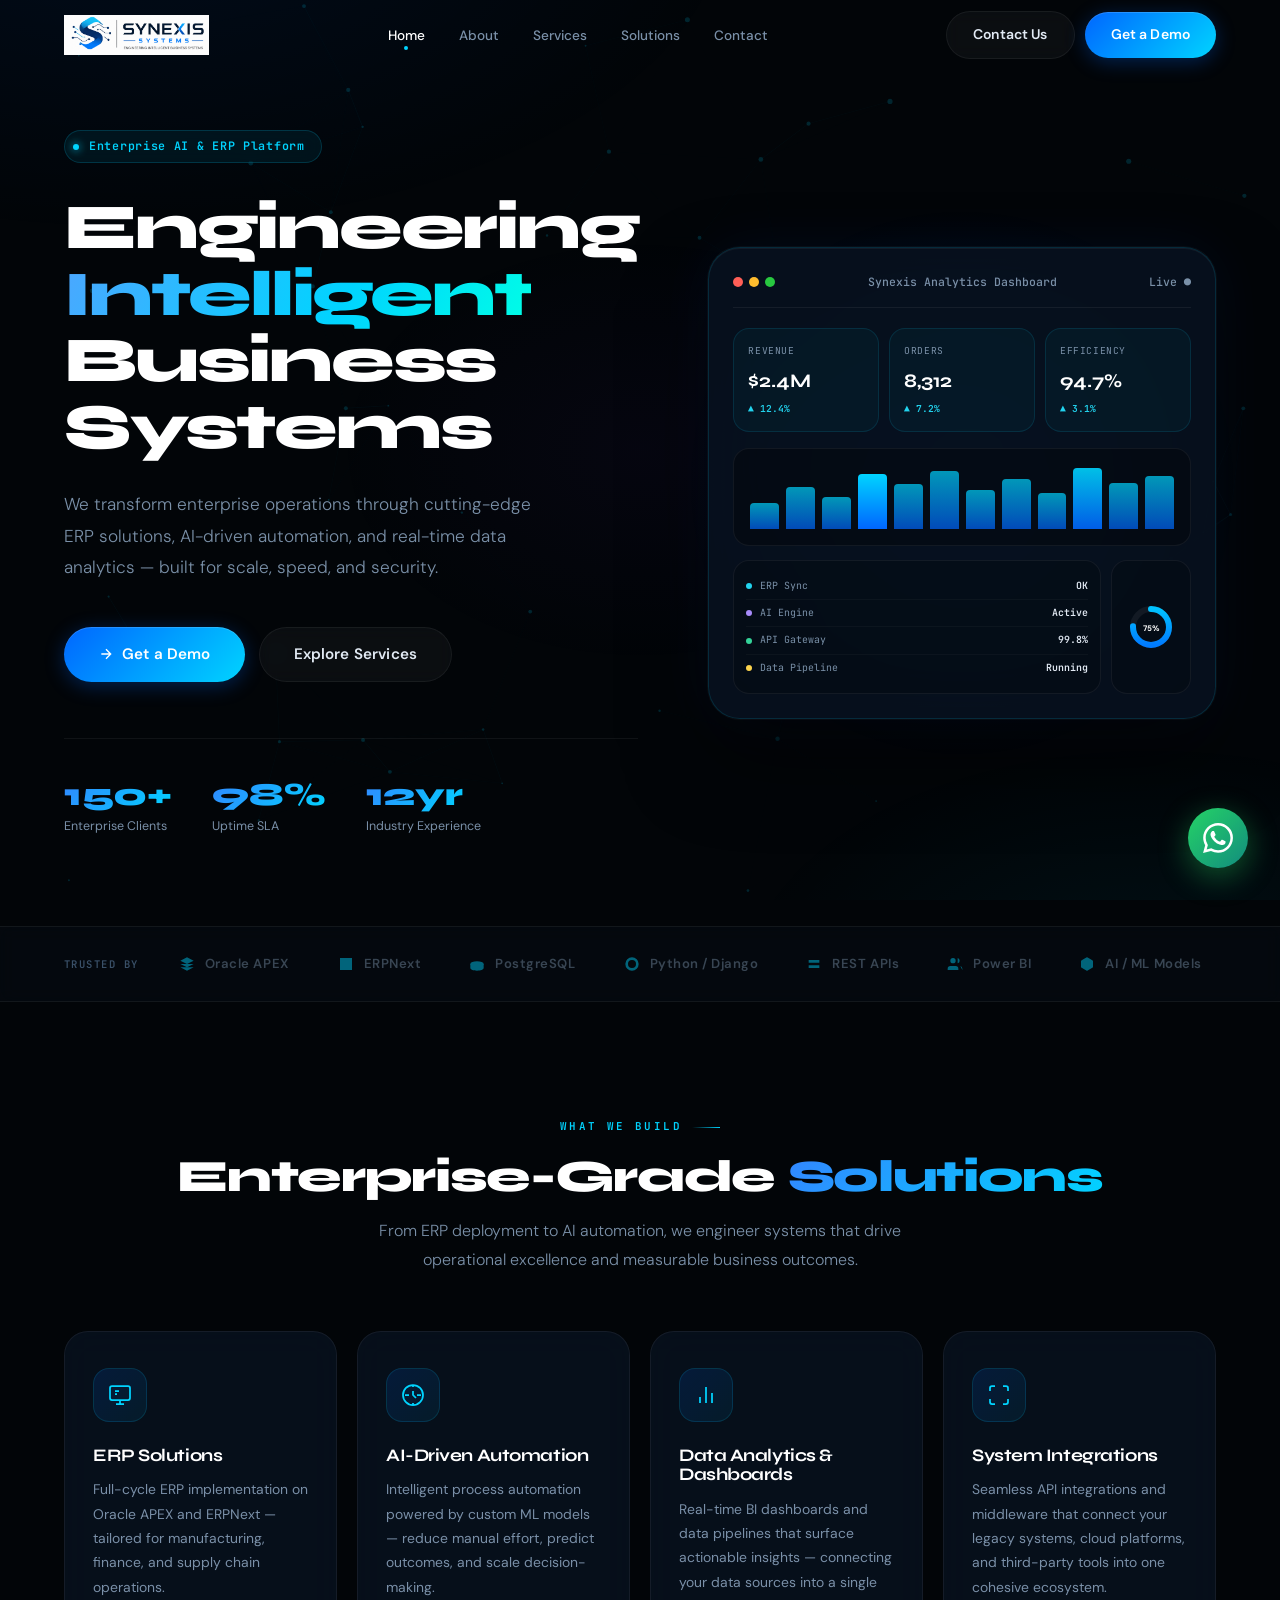
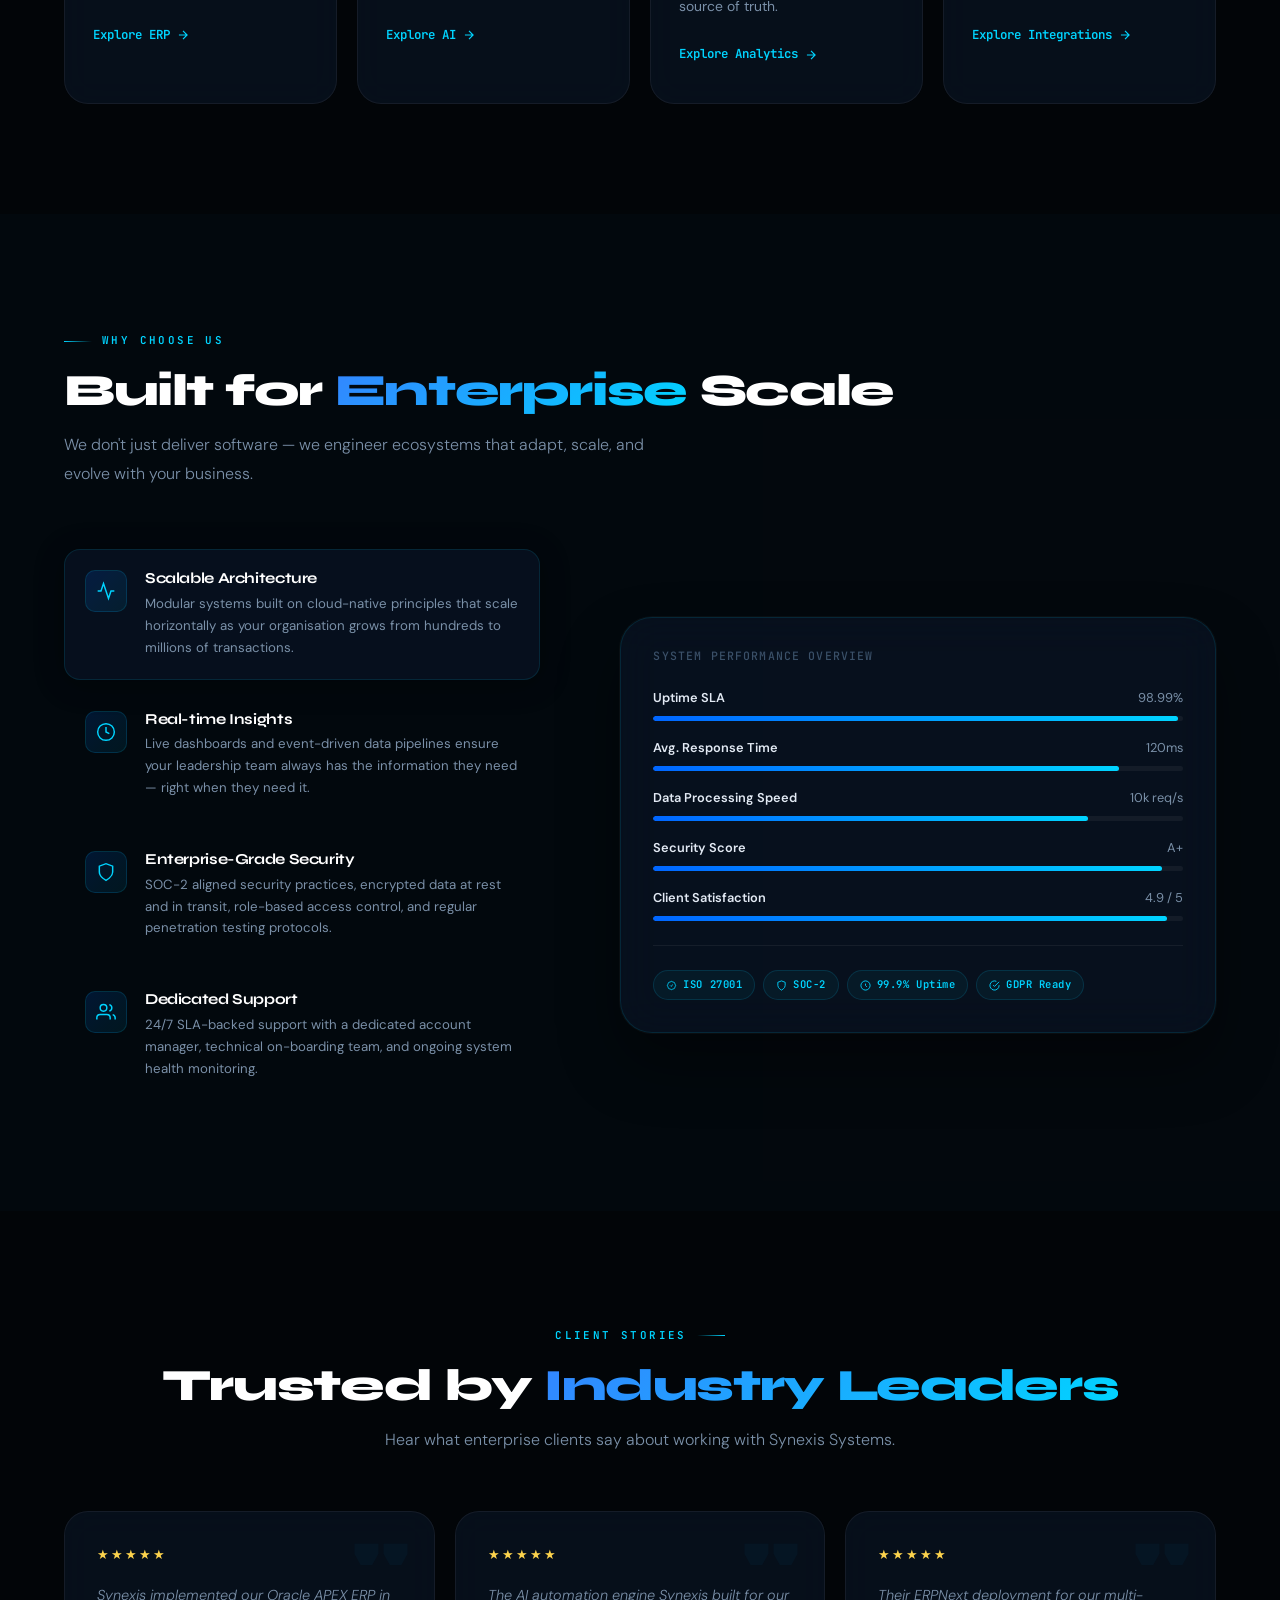
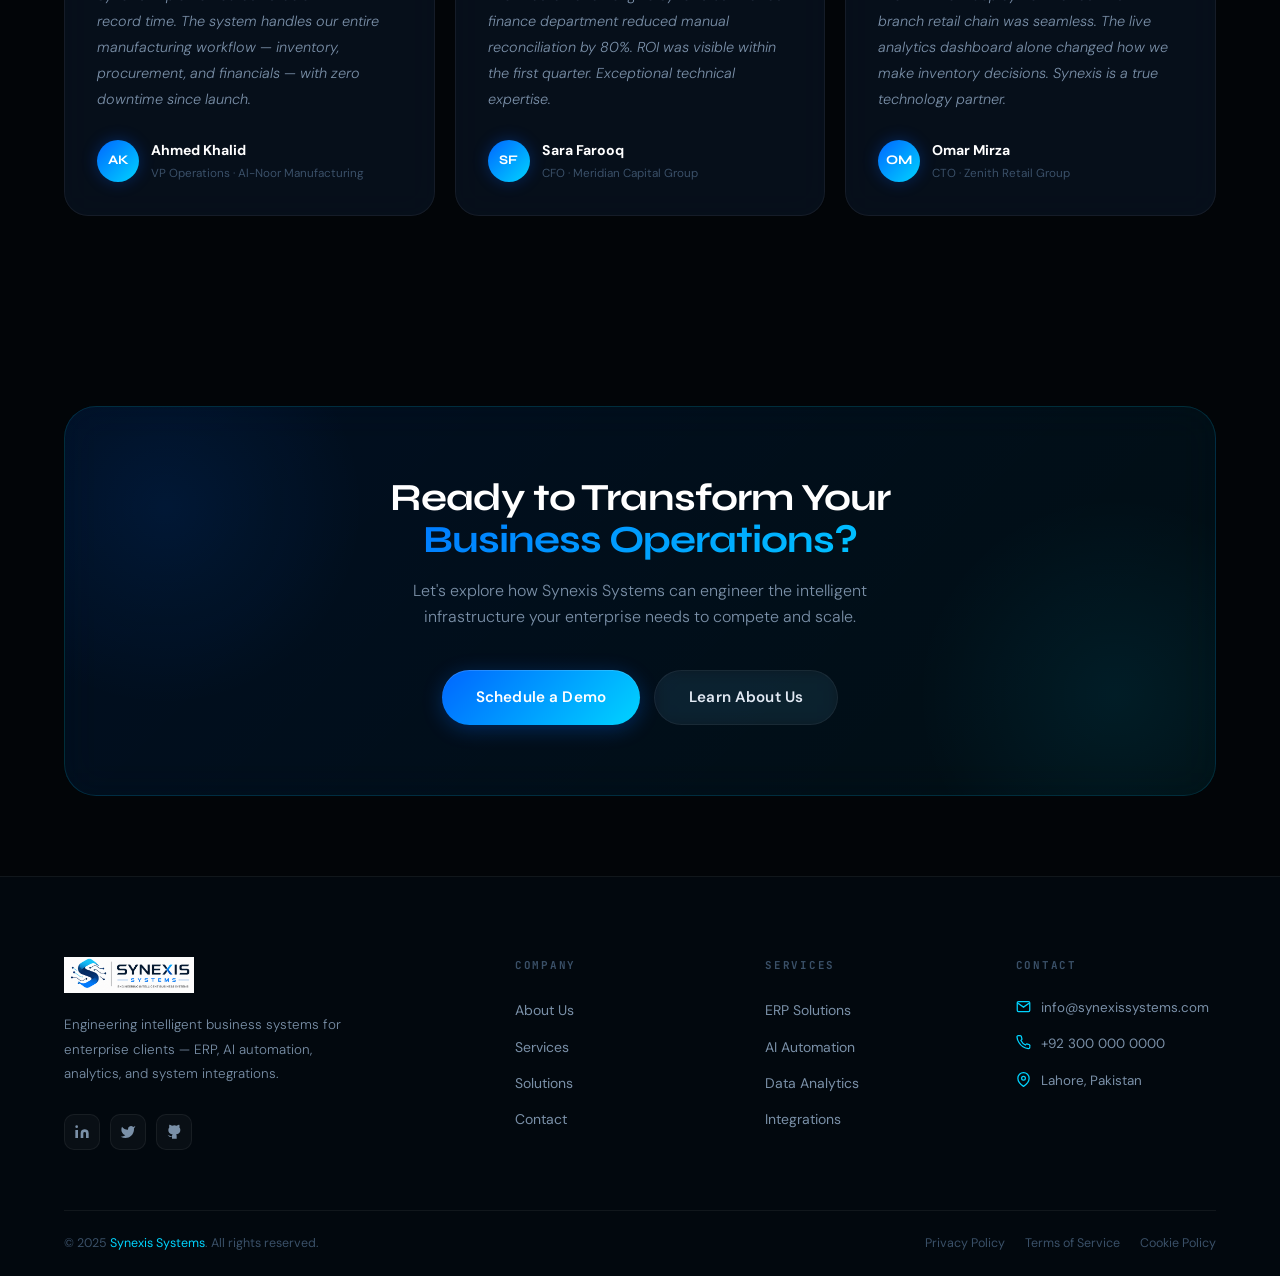
<file: index.html>
<!DOCTYPE html>
<html lang="en">
<head>
  <meta charset="UTF-8">
  <meta name="viewport" content="width=device-width, initial-scale=1.0">
  <title>Synexis Systems — Engineering Intelligent Business Systems</title>
  <meta name="description" content="Synexis Systems delivers enterprise ERP solutions, AI-driven automation, data analytics, and system integrations for modern businesses.">
  <link rel="stylesheet" href="styles.css">
  <!-- Favicon placeholder -->
  <link rel="icon" type="image/png" href="synexis-systems.png">
</head>
<body>

  <!-- ── Loader ────────────────────────────────────────────── -->
  <div id="loader">
    <img src="synexis-systems.png" alt="Synexis Systems" class="loader-logo">
    <div class="loader-bar"><div class="loader-fill"></div></div>
  </div>

  <!-- ── Canvas Background ─────────────────────────────────── -->
  <canvas id="bg-canvas"></canvas>

  <div class="page-wrapper">

    <!-- ╔══════════════════════════════════╗
         ║  NAVIGATION                      ║
         ╚══════════════════════════════════╝ -->
    <nav class="navbar">
      <a href="index.html" class="nav-logo">
        <img src="synexis-systems.png" alt="Synexis Systems Logo">
      </a>

      <ul class="nav-links">
        <li><a href="index.html">Home</a></li>
        <li><a href="about.html">About</a></li>
        <li><a href="services.html">Services</a></li>
        <li><a href="solutions.html">Solutions</a></li>
        <li><a href="contact.html">Contact</a></li>
      </ul>

      <div class="nav-cta">
        <a href="contact.html" class="btn btn-ghost">Contact Us</a>
        <a href="contact.html" class="btn btn-primary">Get a Demo</a>
      </div>

      <button class="nav-toggle" aria-label="Open menu">
        <span></span><span></span><span></span>
      </button>
    </nav>

    <!-- Mobile nav -->
    <div class="nav-mobile">
      <a href="index.html">Home</a>
      <a href="about.html">About</a>
      <a href="services.html">Services</a>
      <a href="solutions.html">Solutions</a>
      <a href="contact.html">Contact</a>
      <a href="contact.html" class="btn btn-primary">Get a Demo</a>
    </div>


    <!-- ╔══════════════════════════════════╗
         ║  HERO                            ║
         ╚══════════════════════════════════╝ -->
    <section class="hero">
      <div class="container">
        <div class="hero-grid">

          <!-- Left: text -->
          <div class="hero-text">
            <div class="hero-badge">
              <span class="dot"></span>
              Enterprise AI & ERP Platform
            </div>

            <h1 class="hero-title">
              Engineering<br>
              <span class="gradient-word">Intelligent</span><br>
              Business Systems
            </h1>

            <p class="hero-sub">
              We transform enterprise operations through cutting-edge ERP solutions, AI-driven automation, and real-time data analytics — built for scale, speed, and security.
            </p>

            <div class="hero-actions">
              <a href="contact.html" class="btn btn-primary btn-lg">
                <svg viewBox="0 0 24 24" fill="none" stroke="currentColor" stroke-width="2"><path d="M5 12h14M12 5l7 7-7 7"/></svg>
                Get a Demo
              </a>
              <a href="services.html" class="btn btn-ghost btn-lg">Explore Services</a>
            </div>

            <div class="hero-stats">
              <div class="stat-item">
                <div class="stat-num"><span class="count-up" data-target="150" data-suffix="+">0+</span></div>
                <div class="stat-label">Enterprise Clients</div>
              </div>
              <div class="stat-item">
                <div class="stat-num"><span class="count-up" data-target="98" data-suffix="%">0%</span></div>
                <div class="stat-label">Uptime SLA</div>
              </div>
              <div class="stat-item">
                <div class="stat-num"><span class="count-up" data-target="12" data-suffix="yr">0yr</span></div>
                <div class="stat-label">Industry Experience</div>
              </div>
            </div>
          </div>

          <!-- Right: dashboard mockup -->
          <div class="hero-visual">
            <div class="hero-glow"></div>
            <div class="dashboard-mockup">
              <div class="mock-header">
                <div class="mock-dots">
                  <span></span><span></span><span></span>
                </div>
                <span class="mock-title">Synexis Analytics Dashboard</span>
                <span class="mock-title">Live ●</span>
              </div>

              <div class="mock-cards">
                <div class="mock-card">
                  <div class="mc-label">Revenue</div>
                  <div class="mc-val">$2.4M</div>
                  <div class="mc-change up">▲ 12.4%</div>
                </div>
                <div class="mock-card">
                  <div class="mc-label">Orders</div>
                  <div class="mc-val">8,312</div>
                  <div class="mc-change up">▲ 7.2%</div>
                </div>
                <div class="mock-card">
                  <div class="mc-label">Efficiency</div>
                  <div class="mc-val">94.7%</div>
                  <div class="mc-change up">▲ 3.1%</div>
                </div>
              </div>

              <div class="mock-chart">
                <div class="chart-bars">
                  <div class="bar"></div><div class="bar"></div><div class="bar"></div>
                  <div class="bar"></div><div class="bar"></div><div class="bar"></div>
                  <div class="bar"></div><div class="bar"></div><div class="bar"></div>
                  <div class="bar"></div><div class="bar"></div><div class="bar"></div>
                </div>
              </div>

              <div class="mock-row">
                <div class="mock-activity">
                  <div class="activity-item">
                    <span class="ai-dot" style="background:#22D3EE"></span>
                    <span class="ai-text">ERP Sync</span>
                    <span class="ai-val">OK</span>
                  </div>
                  <div class="activity-item">
                    <span class="ai-dot" style="background:#A78BFA"></span>
                    <span class="ai-text">AI Engine</span>
                    <span class="ai-val">Active</span>
                  </div>
                  <div class="activity-item">
                    <span class="ai-dot" style="background:#34D399"></span>
                    <span class="ai-text">API Gateway</span>
                    <span class="ai-val">99.8%</span>
                  </div>
                  <div class="activity-item">
                    <span class="ai-dot" style="background:#FCD34D"></span>
                    <span class="ai-text">Data Pipeline</span>
                    <span class="ai-val">Running</span>
                  </div>
                </div>
                <div class="mock-donut">
                  <!-- Simple SVG donut -->
                  <svg viewBox="0 0 52 52">
                    <circle cx="26" cy="26" r="18" fill="none" stroke="rgba(255,255,255,0.06)" stroke-width="6"/>
                    <circle cx="26" cy="26" r="18" fill="none" stroke="url(#dg)" stroke-width="6"
                            stroke-dasharray="85 28" stroke-linecap="round"
                            transform="rotate(-90 26 26)"/>
                    <defs>
                      <linearGradient id="dg" x1="0%" y1="0%" x2="100%" y2="0%">
                        <stop offset="0%" stop-color="#007BFF"/>
                        <stop offset="100%" stop-color="#00C2FF"/>
                      </linearGradient>
                    </defs>
                    <text x="26" y="30" text-anchor="middle" fill="#fff" font-size="8" font-weight="700">75%</text>
                  </svg>
                </div>
              </div>
            </div><!-- /dashboard-mockup -->
          </div>

        </div>
      </div>
    </section>


    <!-- ╔══════════════════════════════════╗
         ║  TRUST BAR                       ║
         ╚══════════════════════════════════╝ -->
    <div class="trust-bar">
      <div class="container">
        <div class="trust-inner">
          <span class="trust-label">Trusted by</span>
          <div class="trust-track">
            <div class="trust-item">
              <svg viewBox="0 0 24 24" fill="currentColor"><path d="M12 2L2 7l10 5 10-5-10-5zM2 17l10 5 10-5M2 12l10 5 10-5"/></svg>
              <span>Oracle APEX</span>
            </div>
            <div class="trust-item">
              <svg viewBox="0 0 24 24" fill="currentColor"><path d="M3 3h18v18H3zM9 9h6v6H9z"/></svg>
              <span>ERPNext</span>
            </div>
            <div class="trust-item">
              <svg viewBox="0 0 24 24" fill="currentColor"><ellipse cx="12" cy="12" rx="10" ry="4"/><path d="M2 12c0 2.2 4.5 4 10 4s10-1.8 10-4M2 12v6c0 2.2 4.5 4 10 4s10-1.8 10-4v-6"/></svg>
              <span>PostgreSQL</span>
            </div>
            <div class="trust-item">
              <svg viewBox="0 0 24 24" fill="currentColor"><path d="M12 2a10 10 0 110 20A10 10 0 0112 2zm0 4a6 6 0 100 12A6 6 0 0012 6z"/></svg>
              <span>Python / Django</span>
            </div>
            <div class="trust-item">
              <svg viewBox="0 0 24 24" fill="currentColor"><path d="M4 6h16v4H4zM4 14h16v4H4z"/></svg>
              <span>REST APIs</span>
            </div>
            <div class="trust-item">
              <svg viewBox="0 0 24 24" fill="currentColor"><path d="M17 21v-2a4 4 0 00-4-4H5a4 4 0 00-4 4v2M9 11a4 4 0 100-8 4 4 0 000 8zM23 21v-2a4 4 0 00-3-3.87M16 3.13a4 4 0 010 7.75"/></svg>
              <span>Power BI</span>
            </div>
            <div class="trust-item">
              <svg viewBox="0 0 24 24" fill="currentColor"><path d="M21 16V8a2 2 0 00-1-1.73l-7-4a2 2 0 00-2 0l-7 4A2 2 0 003 8v8a2 2 0 001 1.73l7 4a2 2 0 002 0l7-4A2 2 0 0021 16z"/></svg>
              <span>AI / ML Models</span>
            </div>
          </div>
        </div>
      </div>
    </div>


    <!-- ╔══════════════════════════════════╗
         ║  SERVICES SECTION                ║
         ╚══════════════════════════════════╝ -->
    <section id="services">
      <div class="container">
        <div class="text-center reveal">
          <span class="section-label">What We Build</span>
          <h2 class="section-title">Enterprise-Grade <span>Solutions</span></h2>
          <p class="section-sub">From ERP deployment to AI automation, we engineer systems that drive operational excellence and measurable business outcomes.</p>
        </div>

        <div class="services-grid">

          <div class="service-card reveal reveal-delay-1">
            <div class="service-icon">
              <svg viewBox="0 0 24 24" fill="none" stroke="currentColor" stroke-width="1.75">
                <rect x="2" y="3" width="20" height="14" rx="2"/><path d="M8 21h8M12 17v4"/>
                <path d="M7 8h4M7 11h2"/>
              </svg>
            </div>
            <h3>ERP Solutions</h3>
            <p>Full-cycle ERP implementation on Oracle APEX and ERPNext — tailored for manufacturing, finance, and supply chain operations.</p>
            <a href="services.html" class="service-link">
              Explore ERP
              <svg viewBox="0 0 24 24" fill="none" stroke="currentColor" stroke-width="2"><path d="M5 12h14M12 5l7 7-7 7"/></svg>
            </a>
          </div>

          <div class="service-card reveal reveal-delay-2">
            <div class="service-icon">
              <svg viewBox="0 0 24 24" fill="none" stroke="currentColor" stroke-width="1.75">
                <path d="M12 2a10 10 0 100 20A10 10 0 0012 2z"/>
                <path d="M12 8v4l3 3M8 12H4M20 12h-4M12 4V2M12 22v-2"/>
              </svg>
            </div>
            <h3>AI-Driven Automation</h3>
            <p>Intelligent process automation powered by custom ML models — reduce manual effort, predict outcomes, and scale decision-making.</p>
            <a href="services.html" class="service-link">
              Explore AI
              <svg viewBox="0 0 24 24" fill="none" stroke="currentColor" stroke-width="2"><path d="M5 12h14M12 5l7 7-7 7"/></svg>
            </a>
          </div>

          <div class="service-card reveal reveal-delay-3">
            <div class="service-icon">
              <svg viewBox="0 0 24 24" fill="none" stroke="currentColor" stroke-width="1.75">
                <path d="M18 20V10M12 20V4M6 20v-6"/>
              </svg>
            </div>
            <h3>Data Analytics & Dashboards</h3>
            <p>Real-time BI dashboards and data pipelines that surface actionable insights — connecting your data sources into a single source of truth.</p>
            <a href="services.html" class="service-link">
              Explore Analytics
              <svg viewBox="0 0 24 24" fill="none" stroke="currentColor" stroke-width="2"><path d="M5 12h14M12 5l7 7-7 7"/></svg>
            </a>
          </div>

          <div class="service-card reveal reveal-delay-4">
            <div class="service-icon">
              <svg viewBox="0 0 24 24" fill="none" stroke="currentColor" stroke-width="1.75">
                <path d="M8 3H5a2 2 0 00-2 2v3m18 0V5a2 2 0 00-2-2h-3m0 18h3a2 2 0 002-2v-3M3 16v3a2 2 0 002 2h3"/>
              </svg>
            </div>
            <h3>System Integrations</h3>
            <p>Seamless API integrations and middleware that connect your legacy systems, cloud platforms, and third-party tools into one cohesive ecosystem.</p>
            <a href="services.html" class="service-link">
              Explore Integrations
              <svg viewBox="0 0 24 24" fill="none" stroke="currentColor" stroke-width="2"><path d="M5 12h14M12 5l7 7-7 7"/></svg>
            </a>
          </div>

        </div>
      </div>
    </section>


    <!-- ╔══════════════════════════════════╗
         ║  FEATURES / WHY CHOOSE US        ║
         ╚══════════════════════════════════╝ -->
    <section class="features-section" id="features">
      <div class="container">
        <div class="reveal">
          <span class="section-label">Why Choose Us</span>
          <h2 class="section-title">Built for <span>Enterprise</span> Scale</h2>
          <p class="section-sub">We don't just deliver software — we engineer ecosystems that adapt, scale, and evolve with your business.</p>
        </div>

        <div class="features-grid">
          <div class="feature-list">

            <div class="feature-item reveal">
              <div class="fi-icon">
                <svg viewBox="0 0 24 24" fill="none" stroke="currentColor" stroke-width="1.75"><path d="M22 12h-4l-3 9L9 3l-3 9H2"/></svg>
              </div>
              <div class="fi-text">
                <h4>Scalable Architecture</h4>
                <p>Modular systems built on cloud-native principles that scale horizontally as your organisation grows from hundreds to millions of transactions.</p>
              </div>
            </div>

            <div class="feature-item reveal reveal-delay-1">
              <div class="fi-icon">
                <svg viewBox="0 0 24 24" fill="none" stroke="currentColor" stroke-width="1.75"><circle cx="12" cy="12" r="10"/><polyline points="12 6 12 12 16 14"/></svg>
              </div>
              <div class="fi-text">
                <h4>Real-time Insights</h4>
                <p>Live dashboards and event-driven data pipelines ensure your leadership team always has the information they need — right when they need it.</p>
              </div>
            </div>

            <div class="feature-item reveal reveal-delay-2">
              <div class="fi-icon">
                <svg viewBox="0 0 24 24" fill="none" stroke="currentColor" stroke-width="1.75"><path d="M12 22s8-4 8-10V5l-8-3-8 3v7c0 6 8 10 8 10z"/></svg>
              </div>
              <div class="fi-text">
                <h4>Enterprise-Grade Security</h4>
                <p>SOC-2 aligned security practices, encrypted data at rest and in transit, role-based access control, and regular penetration testing protocols.</p>
              </div>
            </div>

            <div class="feature-item reveal reveal-delay-3">
              <div class="fi-icon">
                <svg viewBox="0 0 24 24" fill="none" stroke="currentColor" stroke-width="1.75"><path d="M17 21v-2a4 4 0 00-4-4H5a4 4 0 00-4 4v2"/><circle cx="9" cy="7" r="4"/><path d="M23 21v-2a4 4 0 00-3-3.87M16 3.13a4 4 0 010 7.75"/></svg>
              </div>
              <div class="fi-text">
                <h4>Dedicated Support</h4>
                <p>24/7 SLA-backed support with a dedicated account manager, technical on-boarding team, and ongoing system health monitoring.</p>
              </div>
            </div>

          </div>

          <!-- Right panel: metric visual -->
          <div class="feature-visual reveal reveal-delay-2">
            <div class="fv-card">
              <h4>System Performance Overview</h4>
              <div class="fv-metrics">
                <div class="fv-metric">
                  <div class="fv-label"><strong>Uptime SLA</strong><span>98.99%</span></div>
                  <div class="fv-bar"><div class="fv-fill" style="width:99%"></div></div>
                </div>
                <div class="fv-metric">
                  <div class="fv-label"><strong>Avg. Response Time</strong><span>120ms</span></div>
                  <div class="fv-bar"><div class="fv-fill" style="width:88%"></div></div>
                </div>
                <div class="fv-metric">
                  <div class="fv-label"><strong>Data Processing Speed</strong><span>10k req/s</span></div>
                  <div class="fv-bar"><div class="fv-fill" style="width:82%"></div></div>
                </div>
                <div class="fv-metric">
                  <div class="fv-label"><strong>Security Score</strong><span>A+</span></div>
                  <div class="fv-bar"><div class="fv-fill" style="width:96%"></div></div>
                </div>
                <div class="fv-metric">
                  <div class="fv-label"><strong>Client Satisfaction</strong><span>4.9 / 5</span></div>
                  <div class="fv-bar"><div class="fv-fill" style="width:97%"></div></div>
                </div>
              </div>
              <div class="fv-badge-row">
                <span class="fv-badge"><svg viewBox="0 0 24 24" fill="none" stroke="currentColor" stroke-width="2"><path d="M9 12l2 2 4-4M7.835 4.697a3.42 3.42 0 001.946-.806 3.42 3.42 0 014.438 0 3.42 3.42 0 001.946.806 3.42 3.42 0 013.138 3.138 3.42 3.42 0 00.806 1.946 3.42 3.42 0 010 4.438 3.42 3.42 0 00-.806 1.946 3.42 3.42 0 01-3.138 3.138 3.42 3.42 0 00-1.946.806 3.42 3.42 0 01-4.438 0 3.42 3.42 0 00-1.946-.806 3.42 3.42 0 01-3.138-3.138 3.42 3.42 0 00-.806-1.946 3.42 3.42 0 010-4.438 3.42 3.42 0 00.806-1.946 3.42 3.42 0 013.138-3.138z"/></svg>ISO 27001</span>
                <span class="fv-badge"><svg viewBox="0 0 24 24" fill="none" stroke="currentColor" stroke-width="2"><path d="M12 22s8-4 8-10V5l-8-3-8 3v7c0 6 8 10 8 10z"/></svg>SOC-2</span>
                <span class="fv-badge"><svg viewBox="0 0 24 24" fill="none" stroke="currentColor" stroke-width="2"><circle cx="12" cy="12" r="10"/><path d="M12 8v4l3 3"/></svg>99.9% Uptime</span>
                <span class="fv-badge"><svg viewBox="0 0 24 24" fill="none" stroke="currentColor" stroke-width="2"><path d="M22 11.08V12a10 10 0 11-5.93-9.14"/><polyline points="22 4 12 14.01 9 11.01"/></svg>GDPR Ready</span>
              </div>
            </div>
          </div>
        </div>
      </div>
    </section>


    <!-- ╔══════════════════════════════════╗
         ║  TESTIMONIALS                    ║
         ╚══════════════════════════════════╝ -->
    <section id="testimonials">
      <div class="container">
        <div class="text-center reveal">
          <span class="section-label">Client Stories</span>
          <h2 class="section-title">Trusted by <span>Industry Leaders</span></h2>
          <p class="section-sub">Hear what enterprise clients say about working with Synexis Systems.</p>
        </div>

        <div class="testimonials-grid">

          <div class="testi-card reveal reveal-delay-1">
            <div class="testi-stars">★★★★★</div>
            <blockquote>Synexis implemented our Oracle APEX ERP in record time. The system handles our entire manufacturing workflow — inventory, procurement, and financials — with zero downtime since launch.</blockquote>
            <div class="testi-author">
              <div class="testi-avatar">AK</div>
              <div class="testi-info">
                <div class="testi-name">Ahmed Khalid</div>
                <div class="testi-role">VP Operations · Al-Noor Manufacturing</div>
              </div>
            </div>
          </div>

          <div class="testi-card reveal reveal-delay-2">
            <div class="testi-stars">★★★★★</div>
            <blockquote>The AI automation engine Synexis built for our finance department reduced manual reconciliation by 80%. ROI was visible within the first quarter. Exceptional technical expertise.</blockquote>
            <div class="testi-author">
              <div class="testi-avatar">SF</div>
              <div class="testi-info">
                <div class="testi-name">Sara Farooq</div>
                <div class="testi-role">CFO · Meridian Capital Group</div>
              </div>
            </div>
          </div>

          <div class="testi-card reveal reveal-delay-3">
            <div class="testi-stars">★★★★★</div>
            <blockquote>Their ERPNext deployment for our multi-branch retail chain was seamless. The live analytics dashboard alone changed how we make inventory decisions. Synexis is a true technology partner.</blockquote>
            <div class="testi-author">
              <div class="testi-avatar">OM</div>
              <div class="testi-info">
                <div class="testi-name">Omar Mirza</div>
                <div class="testi-role">CTO · Zenith Retail Group</div>
              </div>
            </div>
          </div>

        </div>
      </div>
    </section>


    <!-- ╔══════════════════════════════════╗
         ║  CALL TO ACTION                  ║
         ╚══════════════════════════════════╝ -->
    <section class="cta-section">
      <div class="container">
        <div class="cta-inner reveal">
          <h2>Ready to Transform Your<br><span style="background:linear-gradient(135deg,#007BFF,#00C2FF);-webkit-background-clip:text;-webkit-text-fill-color:transparent;background-clip:text;">Business Operations?</span></h2>
          <p>Let's explore how Synexis Systems can engineer the intelligent infrastructure your enterprise needs to compete and scale.</p>
          <div class="cta-buttons">
            <a href="contact.html" class="btn btn-primary btn-lg">Schedule a Demo</a>
            <a href="about.html"   class="btn btn-ghost  btn-lg">Learn About Us</a>
          </div>
        </div>
      </div>
    </section>


    <!-- ╔══════════════════════════════════╗
         ║  FOOTER                          ║
         ╚══════════════════════════════════╝ -->
    <footer>
      <div class="container">
        <div class="footer-grid">

          <div class="footer-brand">
            <img src="synexis-systems.png" alt="Synexis Systems">
            <p>Engineering intelligent business systems for enterprise clients — ERP, AI automation, analytics, and system integrations.</p>
            <div class="social-links">
              <a href="#" class="social-link" aria-label="LinkedIn">
                <svg viewBox="0 0 24 24" fill="currentColor"><path d="M16 8a6 6 0 016 6v7h-4v-7a2 2 0 00-2-2 2 2 0 00-2 2v7h-4v-7a6 6 0 016-6zM2 9h4v12H2z"/><circle cx="4" cy="4" r="2"/></svg>
              </a>
              <a href="#" class="social-link" aria-label="Twitter">
                <svg viewBox="0 0 24 24" fill="currentColor"><path d="M23 3a10.9 10.9 0 01-3.14 1.53 4.48 4.48 0 00-7.86 3v1A10.66 10.66 0 013 4s-4 9 5 13a11.64 11.64 0 01-7 2c9 5 20 0 20-11.5a4.5 4.5 0 00-.08-.83A7.72 7.72 0 0023 3z"/></svg>
              </a>
              <a href="#" class="social-link" aria-label="GitHub">
                <svg viewBox="0 0 24 24" fill="currentColor"><path d="M9 19c-5 1.5-5-2.5-7-3m14 6v-3.87a3.37 3.37 0 00-.94-2.61c3.14-.35 6.44-1.54 6.44-7A5.44 5.44 0 0020 4.77 5.07 5.07 0 0019.91 1S18.73.65 16 2.48a13.38 13.38 0 00-7 0C6.27.65 5.09 1 5.09 1A5.07 5.07 0 005 4.77a5.44 5.44 0 00-1.5 3.78c0 5.42 3.3 6.61 6.44 7A3.37 3.37 0 009 18.13V22"/></svg>
              </a>
            </div>
          </div>

          <div class="footer-col">
            <h5>Company</h5>
            <ul>
              <li><a href="about.html">About Us</a></li>
              <li><a href="services.html">Services</a></li>
              <li><a href="solutions.html">Solutions</a></li>
              <li><a href="contact.html">Contact</a></li>
            </ul>
          </div>

          <div class="footer-col">
            <h5>Services</h5>
            <ul>
              <li><a href="services.html">ERP Solutions</a></li>
              <li><a href="services.html">AI Automation</a></li>
              <li><a href="services.html">Data Analytics</a></li>
              <li><a href="services.html">Integrations</a></li>
            </ul>
          </div>

          <div class="footer-col">
            <h5>Contact</h5>
            <div class="footer-contact-item">
              <svg viewBox="0 0 24 24" fill="none" stroke="currentColor" stroke-width="2"><path d="M4 4h16c1.1 0 2 .9 2 2v12c0 1.1-.9 2-2 2H4c-1.1 0-2-.9-2-2V6c0-1.1.9-2 2-2z"/><polyline points="22,6 12,13 2,6"/></svg>
              info@synexissystems.com
            </div>
            <div class="footer-contact-item">
              <svg viewBox="0 0 24 24" fill="none" stroke="currentColor" stroke-width="2"><path d="M22 16.92v3a2 2 0 01-2.18 2 19.79 19.79 0 01-8.63-3.07A19.5 19.5 0 014.69 12a19.79 19.79 0 01-3.07-8.67A2 2 0 013.61 1h3a2 2 0 012 1.72c.127.96.361 1.903.7 2.81a2 2 0 01-.45 2.11L7.91 8.69A16 16 0 0015.1 15.9l.96-.95a2 2 0 012.11-.45c.907.339 1.85.573 2.81.7A2 2 0 0122 17.92z"/></svg>
              +92 300 000 0000
            </div>
            <div class="footer-contact-item">
              <svg viewBox="0 0 24 24" fill="none" stroke="currentColor" stroke-width="2"><path d="M21 10c0 7-9 13-9 13s-9-6-9-13a9 9 0 0118 0z"/><circle cx="12" cy="10" r="3"/></svg>
              Lahore, Pakistan
            </div>
          </div>

        </div>

        <div class="footer-bottom">
          <p>© 2025 <a href="#">Synexis Systems</a>. All rights reserved.</p>
          <div class="footer-legal">
            <a href="#">Privacy Policy</a>
            <a href="#">Terms of Service</a>
            <a href="#">Cookie Policy</a>
          </div>
        </div>
      </div>
    </footer>

  </div><!-- /page-wrapper -->

  <script src="script.js"></script>
</body>
</html>
</file>
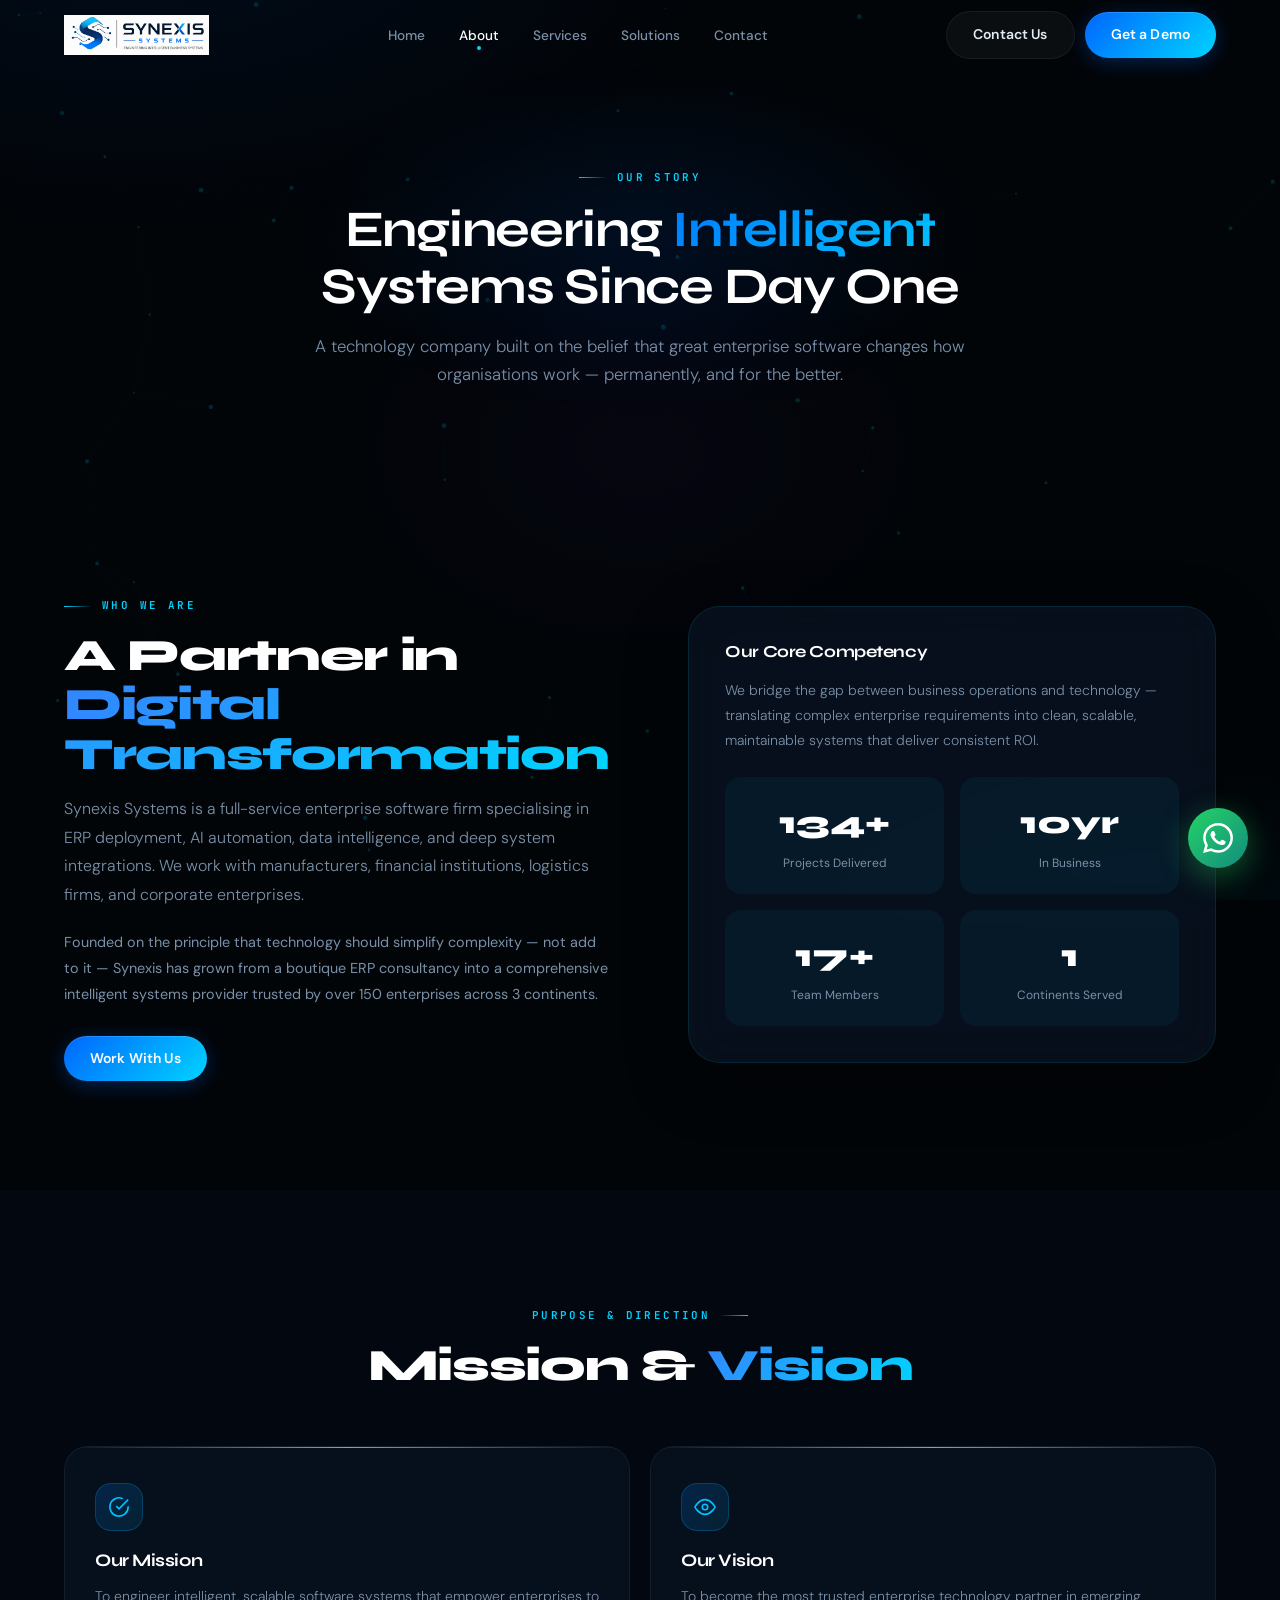
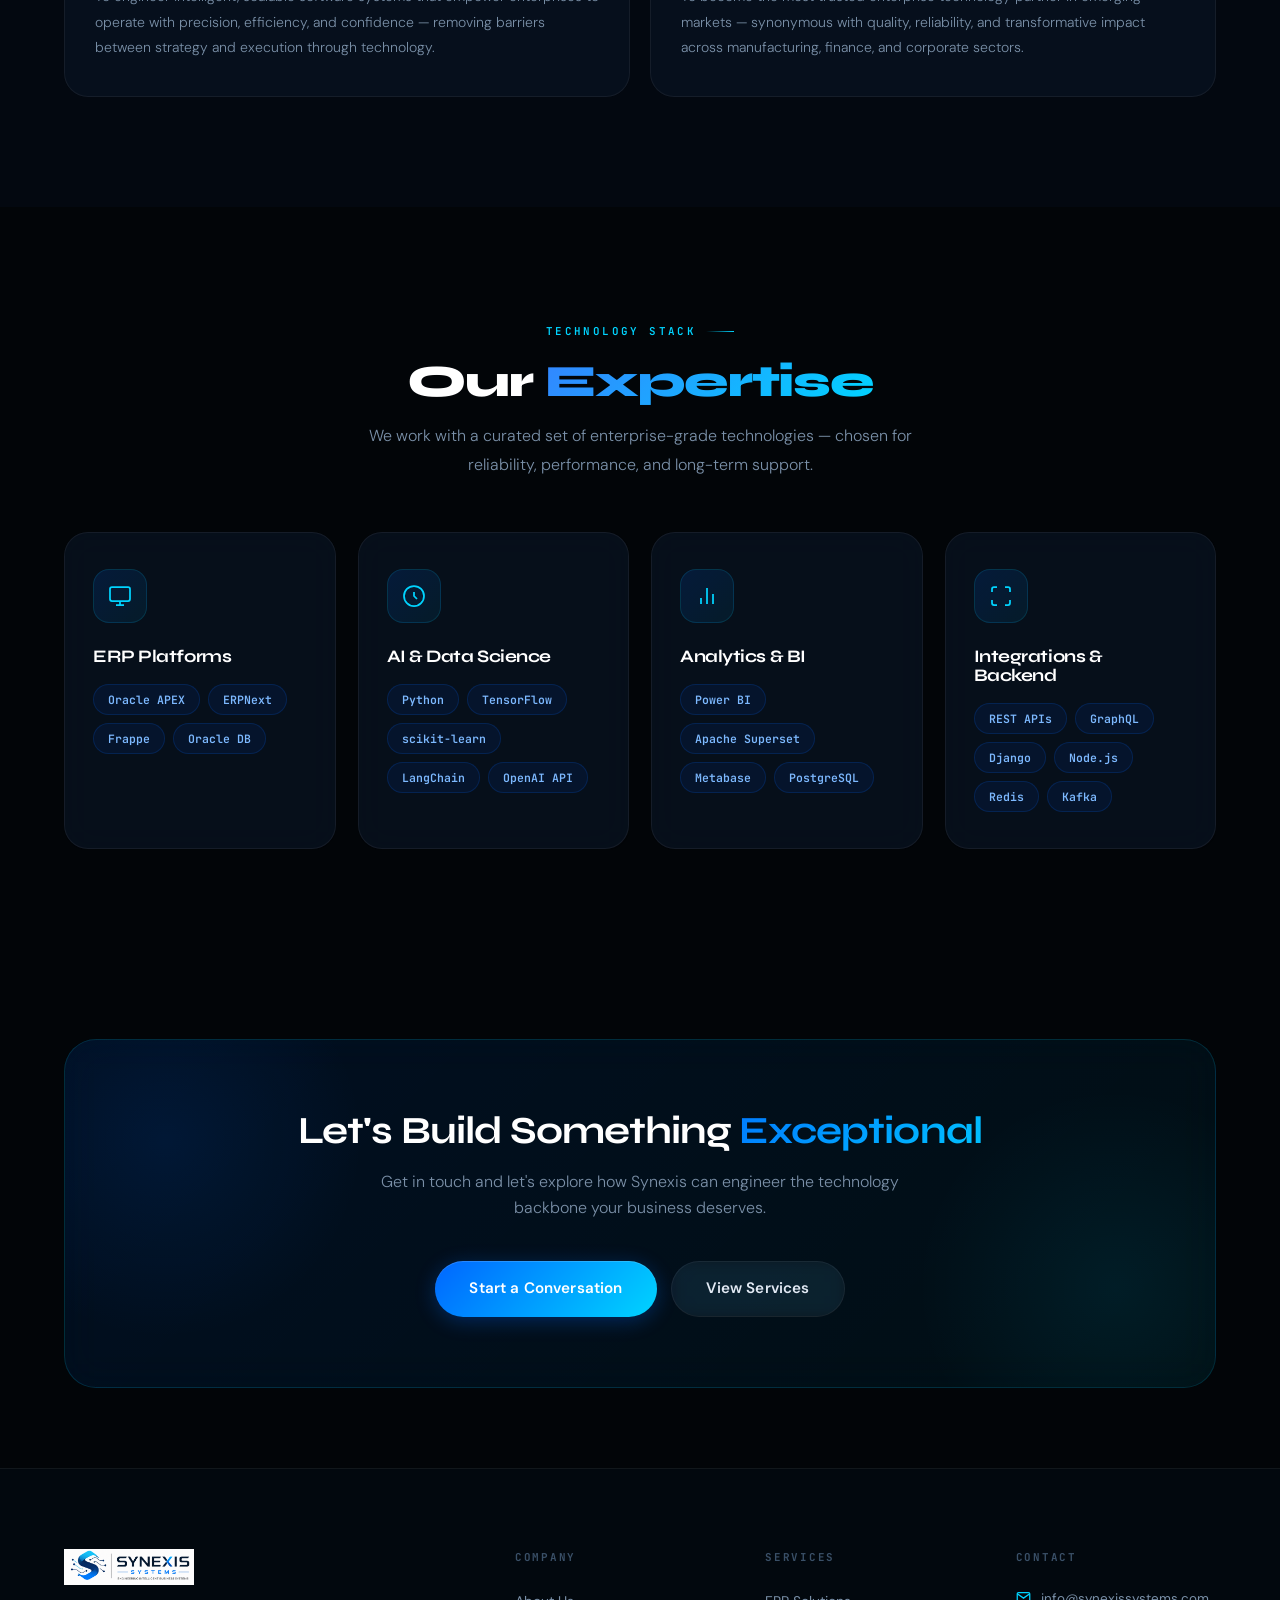
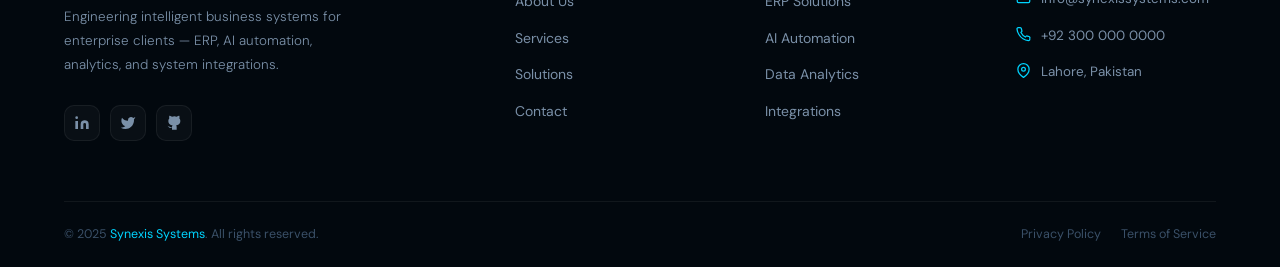
<file: about.html>
<!DOCTYPE html>
<html lang="en">
<head>
  <meta charset="UTF-8">
  <meta name="viewport" content="width=device-width, initial-scale=1.0">
  <title>About Us — Synexis Systems</title>
  <meta name="description" content="Learn about Synexis Systems — our mission, vision, and the technology expertise that drives intelligent enterprise solutions.">
  <link rel="stylesheet" href="styles.css">
  <link rel="icon" type="image/png" href="synexis-systems.png">
</head>
<body>

  <div id="loader">
    <img src="synexis-systems.png" alt="Synexis Systems" class="loader-logo">
    <div class="loader-bar"><div class="loader-fill"></div></div>
  </div>

  <canvas id="bg-canvas"></canvas>

  <div class="page-wrapper">

    <!-- ── Navigation ─────────────────────────────────────── -->
    <nav class="navbar">
      <a href="index.html" class="nav-logo">
        <img src="synexis-systems.png" alt="Synexis Systems Logo">
      </a>
      <ul class="nav-links">
        <li><a href="index.html">Home</a></li>
        <li><a href="about.html">About</a></li>
        <li><a href="services.html">Services</a></li>
        <li><a href="solutions.html">Solutions</a></li>
        <li><a href="contact.html">Contact</a></li>
      </ul>
      <div class="nav-cta">
        <a href="contact.html" class="btn btn-ghost">Contact Us</a>
        <a href="contact.html" class="btn btn-primary">Get a Demo</a>
      </div>
      <button class="nav-toggle" aria-label="Open menu">
        <span></span><span></span><span></span>
      </button>
    </nav>

    <div class="nav-mobile">
      <a href="index.html">Home</a>
      <a href="about.html">About</a>
      <a href="services.html">Services</a>
      <a href="solutions.html">Solutions</a>
      <a href="contact.html">Contact</a>
      <a href="contact.html" class="btn btn-primary">Get a Demo</a>
    </div>


    <!-- ── Page Hero ──────────────────────────────────────── -->
    <div class="page-hero">
      <div class="ph-glow"></div>
      <div class="container">
        <div class="page-hero-content reveal">
          <span class="section-label">Our Story</span>
          <h1>Engineering <span style="background:linear-gradient(135deg,#007BFF,#00C2FF);-webkit-background-clip:text;-webkit-text-fill-color:transparent;background-clip:text;">Intelligent</span> Systems Since Day One</h1>
          <p>A technology company built on the belief that great enterprise software changes how organisations work — permanently, and for the better.</p>
        </div>
      </div>
    </div>


    <!-- ── Company Intro ──────────────────────────────────── -->
    <section>
      <div class="container">
        <div class="about-grid">

          <div class="about-text reveal">
            <span class="section-label">Who We Are</span>
            <h2 class="section-title">A Partner in <span>Digital Transformation</span></h2>
            <p class="section-sub" style="margin-bottom:20px;">
              Synexis Systems is a full-service enterprise software firm specialising in ERP deployment, AI automation, data intelligence, and deep system integrations. We work with manufacturers, financial institutions, logistics firms, and corporate enterprises.
            </p>
            <p style="font-size:0.9rem;color:var(--text-muted);line-height:1.8;margin-bottom:28px;">
              Founded on the principle that technology should simplify complexity — not add to it — Synexis has grown from a boutique ERP consultancy into a comprehensive intelligent systems provider trusted by over 150 enterprises across 3 continents.
            </p>
            <a href="contact.html" class="btn btn-primary">Work With Us</a>
          </div>

          <div class="about-img-wrap reveal reveal-delay-2">
            <div class="about-card">
              <h3>Our Core Competency</h3>
              <p>We bridge the gap between business operations and technology — translating complex enterprise requirements into clean, scalable, maintainable systems that deliver consistent ROI.</p>
              <div style="margin-top:24px;display:grid;grid-template-columns:1fr 1fr;gap:16px;">
                <div style="text-align:center;padding:20px;background:rgba(0,194,255,0.06);border:1px solid var(--glass-border);border-radius:var(--radius-md);">
                  <div style="font-family:var(--font-head);font-size:2rem;font-weight:800;color:#fff;" class="count-up" data-target="150" data-suffix="+">0+</div>
                  <div style="font-size:0.75rem;color:var(--text-muted);margin-top:4px;">Projects Delivered</div>
                </div>
                <div style="text-align:center;padding:20px;background:rgba(0,194,255,0.06);border:1px solid var(--glass-border);border-radius:var(--radius-md);">
                  <div style="font-family:var(--font-head);font-size:2rem;font-weight:800;color:#fff;" class="count-up" data-target="12" data-suffix="yr">0yr</div>
                  <div style="font-size:0.75rem;color:var(--text-muted);margin-top:4px;">In Business</div>
                </div>
                <div style="text-align:center;padding:20px;background:rgba(0,194,255,0.06);border:1px solid var(--glass-border);border-radius:var(--radius-md);">
                  <div style="font-family:var(--font-head);font-size:2rem;font-weight:800;color:#fff;" class="count-up" data-target="40" data-suffix="+">0+</div>
                  <div style="font-size:0.75rem;color:var(--text-muted);margin-top:4px;">Team Members</div>
                </div>
                <div style="text-align:center;padding:20px;background:rgba(0,194,255,0.06);border:1px solid var(--glass-border);border-radius:var(--radius-md);">
                  <div style="font-family:var(--font-head);font-size:2rem;font-weight:800;color:#fff;" class="count-up" data-target="3" data-suffix="">0</div>
                  <div style="font-size:0.75rem;color:var(--text-muted);margin-top:4px;">Continents Served</div>
                </div>
              </div>
            </div>
          </div>

        </div>
      </div>
    </section>


    <!-- ── Mission & Vision ───────────────────────────────── -->
    <section style="background:rgba(5,12,24,0.5);">
      <div class="container">
        <div class="text-center reveal">
          <span class="section-label">Purpose & Direction</span>
          <h2 class="section-title">Mission & <span>Vision</span></h2>
        </div>
        <div class="mv-grid">
          <div class="mv-card reveal reveal-delay-1">
            <div style="width:48px;height:48px;border-radius:var(--radius-md);background:linear-gradient(135deg,rgba(0,123,255,0.2),rgba(0,194,255,0.1));border:1px solid rgba(0,194,255,0.2);display:flex;align-items:center;justify-content:center;margin-bottom:20px;">
              <svg width="22" height="22" viewBox="0 0 24 24" fill="none" stroke="#00C2FF" stroke-width="1.75"><path d="M22 11.08V12a10 10 0 11-5.93-9.14"/><polyline points="22 4 12 14.01 9 11.01"/></svg>
            </div>
            <h3>Our Mission</h3>
            <p>To engineer intelligent, scalable software systems that empower enterprises to operate with precision, efficiency, and confidence — removing barriers between strategy and execution through technology.</p>
          </div>
          <div class="mv-card reveal reveal-delay-2">
            <div style="width:48px;height:48px;border-radius:var(--radius-md);background:linear-gradient(135deg,rgba(0,123,255,0.2),rgba(0,194,255,0.1));border:1px solid rgba(0,194,255,0.2);display:flex;align-items:center;justify-content:center;margin-bottom:20px;">
              <svg width="22" height="22" viewBox="0 0 24 24" fill="none" stroke="#00C2FF" stroke-width="1.75"><path d="M1 12s4-8 11-8 11 8 11 8-4 8-11 8-11-8-11-8z"/><circle cx="12" cy="12" r="3"/></svg>
            </div>
            <h3>Our Vision</h3>
            <p>To become the most trusted enterprise technology partner in emerging markets — synonymous with quality, reliability, and transformative impact across manufacturing, finance, and corporate sectors.</p>
          </div>
        </div>
      </div>
    </section>


    <!-- ── Tech Expertise ─────────────────────────────────── -->
    <section>
      <div class="container">
        <div class="text-center reveal">
          <span class="section-label">Technology Stack</span>
          <h2 class="section-title">Our <span>Expertise</span></h2>
          <p class="section-sub">We work with a curated set of enterprise-grade technologies — chosen for reliability, performance, and long-term support.</p>
        </div>

        <div style="display:grid;grid-template-columns:repeat(auto-fit,minmax(260px,1fr));gap:22px;margin-top:52px;">

          <div class="service-card reveal reveal-delay-1">
            <div class="service-icon">
              <svg viewBox="0 0 24 24" fill="none" stroke="currentColor" stroke-width="1.75"><rect x="2" y="3" width="20" height="14" rx="2"/><path d="M8 21h8M12 17v4"/></svg>
            </div>
            <h3>ERP Platforms</h3>
            <div class="tech-stack">
              <span class="tech-badge">Oracle APEX</span>
              <span class="tech-badge">ERPNext</span>
              <span class="tech-badge">Frappe</span>
              <span class="tech-badge">Oracle DB</span>
            </div>
          </div>

          <div class="service-card reveal reveal-delay-2">
            <div class="service-icon">
              <svg viewBox="0 0 24 24" fill="none" stroke="currentColor" stroke-width="1.75"><path d="M12 2a10 10 0 100 20A10 10 0 0012 2z"/><path d="M12 8v4l3 3"/></svg>
            </div>
            <h3>AI & Data Science</h3>
            <div class="tech-stack">
              <span class="tech-badge">Python</span>
              <span class="tech-badge">TensorFlow</span>
              <span class="tech-badge">scikit-learn</span>
              <span class="tech-badge">LangChain</span>
              <span class="tech-badge">OpenAI API</span>
            </div>
          </div>

          <div class="service-card reveal reveal-delay-3">
            <div class="service-icon">
              <svg viewBox="0 0 24 24" fill="none" stroke="currentColor" stroke-width="1.75"><path d="M18 20V10M12 20V4M6 20v-6"/></svg>
            </div>
            <h3>Analytics & BI</h3>
            <div class="tech-stack">
              <span class="tech-badge">Power BI</span>
              <span class="tech-badge">Apache Superset</span>
              <span class="tech-badge">Metabase</span>
              <span class="tech-badge">PostgreSQL</span>
            </div>
          </div>

          <div class="service-card reveal reveal-delay-4">
            <div class="service-icon">
              <svg viewBox="0 0 24 24" fill="none" stroke="currentColor" stroke-width="1.75"><path d="M8 3H5a2 2 0 00-2 2v3m18 0V5a2 2 0 00-2-2h-3m0 18h3a2 2 0 002-2v-3M3 16v3a2 2 0 002 2h3"/></svg>
            </div>
            <h3>Integrations & Backend</h3>
            <div class="tech-stack">
              <span class="tech-badge">REST APIs</span>
              <span class="tech-badge">GraphQL</span>
              <span class="tech-badge">Django</span>
              <span class="tech-badge">Node.js</span>
              <span class="tech-badge">Redis</span>
              <span class="tech-badge">Kafka</span>
            </div>
          </div>

        </div>
      </div>
    </section>


    <!-- ── CTA ────────────────────────────────────────────── -->
    <section class="cta-section">
      <div class="container">
        <div class="cta-inner reveal">
          <h2>Let's Build Something <span style="background:linear-gradient(135deg,#007BFF,#00C2FF);-webkit-background-clip:text;-webkit-text-fill-color:transparent;background-clip:text;">Exceptional</span></h2>
          <p>Get in touch and let's explore how Synexis can engineer the technology backbone your business deserves.</p>
          <div class="cta-buttons">
            <a href="contact.html" class="btn btn-primary btn-lg">Start a Conversation</a>
            <a href="services.html" class="btn btn-ghost btn-lg">View Services</a>
          </div>
        </div>
      </div>
    </section>


    <!-- ── Footer ─────────────────────────────────────────── -->
    <footer>
      <div class="container">
        <div class="footer-grid">
          <div class="footer-brand">
            <img src="synexis-systems.png" alt="Synexis Systems">
            <p>Engineering intelligent business systems for enterprise clients — ERP, AI automation, analytics, and system integrations.</p>
            <div class="social-links">
              <a href="#" class="social-link"><svg viewBox="0 0 24 24" fill="currentColor"><path d="M16 8a6 6 0 016 6v7h-4v-7a2 2 0 00-2-2 2 2 0 00-2 2v7h-4v-7a6 6 0 016-6zM2 9h4v12H2z"/><circle cx="4" cy="4" r="2"/></svg></a>
              <a href="#" class="social-link"><svg viewBox="0 0 24 24" fill="currentColor"><path d="M23 3a10.9 10.9 0 01-3.14 1.53 4.48 4.48 0 00-7.86 3v1A10.66 10.66 0 013 4s-4 9 5 13a11.64 11.64 0 01-7 2c9 5 20 0 20-11.5a4.5 4.5 0 00-.08-.83A7.72 7.72 0 0023 3z"/></svg></a>
              <a href="#" class="social-link"><svg viewBox="0 0 24 24" fill="currentColor"><path d="M9 19c-5 1.5-5-2.5-7-3m14 6v-3.87a3.37 3.37 0 00-.94-2.61c3.14-.35 6.44-1.54 6.44-7A5.44 5.44 0 0020 4.77 5.07 5.07 0 0019.91 1S18.73.65 16 2.48a13.38 13.38 0 00-7 0C6.27.65 5.09 1 5.09 1A5.07 5.07 0 005 4.77a5.44 5.44 0 00-1.5 3.78c0 5.42 3.3 6.61 6.44 7A3.37 3.37 0 009 18.13V22"/></svg></a>
            </div>
          </div>
          <div class="footer-col"><h5>Company</h5><ul><li><a href="about.html">About Us</a></li><li><a href="services.html">Services</a></li><li><a href="solutions.html">Solutions</a></li><li><a href="contact.html">Contact</a></li></ul></div>
          <div class="footer-col"><h5>Services</h5><ul><li><a href="services.html">ERP Solutions</a></li><li><a href="services.html">AI Automation</a></li><li><a href="services.html">Data Analytics</a></li><li><a href="services.html">Integrations</a></li></ul></div>
          <div class="footer-col">
            <h5>Contact</h5>
            <div class="footer-contact-item"><svg viewBox="0 0 24 24" fill="none" stroke="currentColor" stroke-width="2"><path d="M4 4h16c1.1 0 2 .9 2 2v12c0 1.1-.9 2-2 2H4c-1.1 0-2-.9-2-2V6c0-1.1.9-2 2-2z"/><polyline points="22,6 12,13 2,6"/></svg>info@synexissystems.com</div>
            <div class="footer-contact-item"><svg viewBox="0 0 24 24" fill="none" stroke="currentColor" stroke-width="2"><path d="M22 16.92v3a2 2 0 01-2.18 2 19.79 19.79 0 01-8.63-3.07A19.5 19.5 0 014.69 12a19.79 19.79 0 01-3.07-8.67A2 2 0 013.61 1h3a2 2 0 012 1.72c.127.96.361 1.903.7 2.81a2 2 0 01-.45 2.11L7.91 8.69A16 16 0 0015.1 15.9l.96-.95a2 2 0 012.11-.45c.907.339 1.85.573 2.81.7A2 2 0 0122 17.92z"/></svg>+92 300 000 0000</div>
            <div class="footer-contact-item"><svg viewBox="0 0 24 24" fill="none" stroke="currentColor" stroke-width="2"><path d="M21 10c0 7-9 13-9 13s-9-6-9-13a9 9 0 0118 0z"/><circle cx="12" cy="10" r="3"/></svg>Lahore, Pakistan</div>
          </div>
        </div>
        <div class="footer-bottom">
          <p>© 2025 <a href="#">Synexis Systems</a>. All rights reserved.</p>
          <div class="footer-legal"><a href="#">Privacy Policy</a><a href="#">Terms of Service</a></div>
        </div>
      </div>
    </footer>

  </div>
  <script src="script.js"></script>
</body>
</html>
</file>
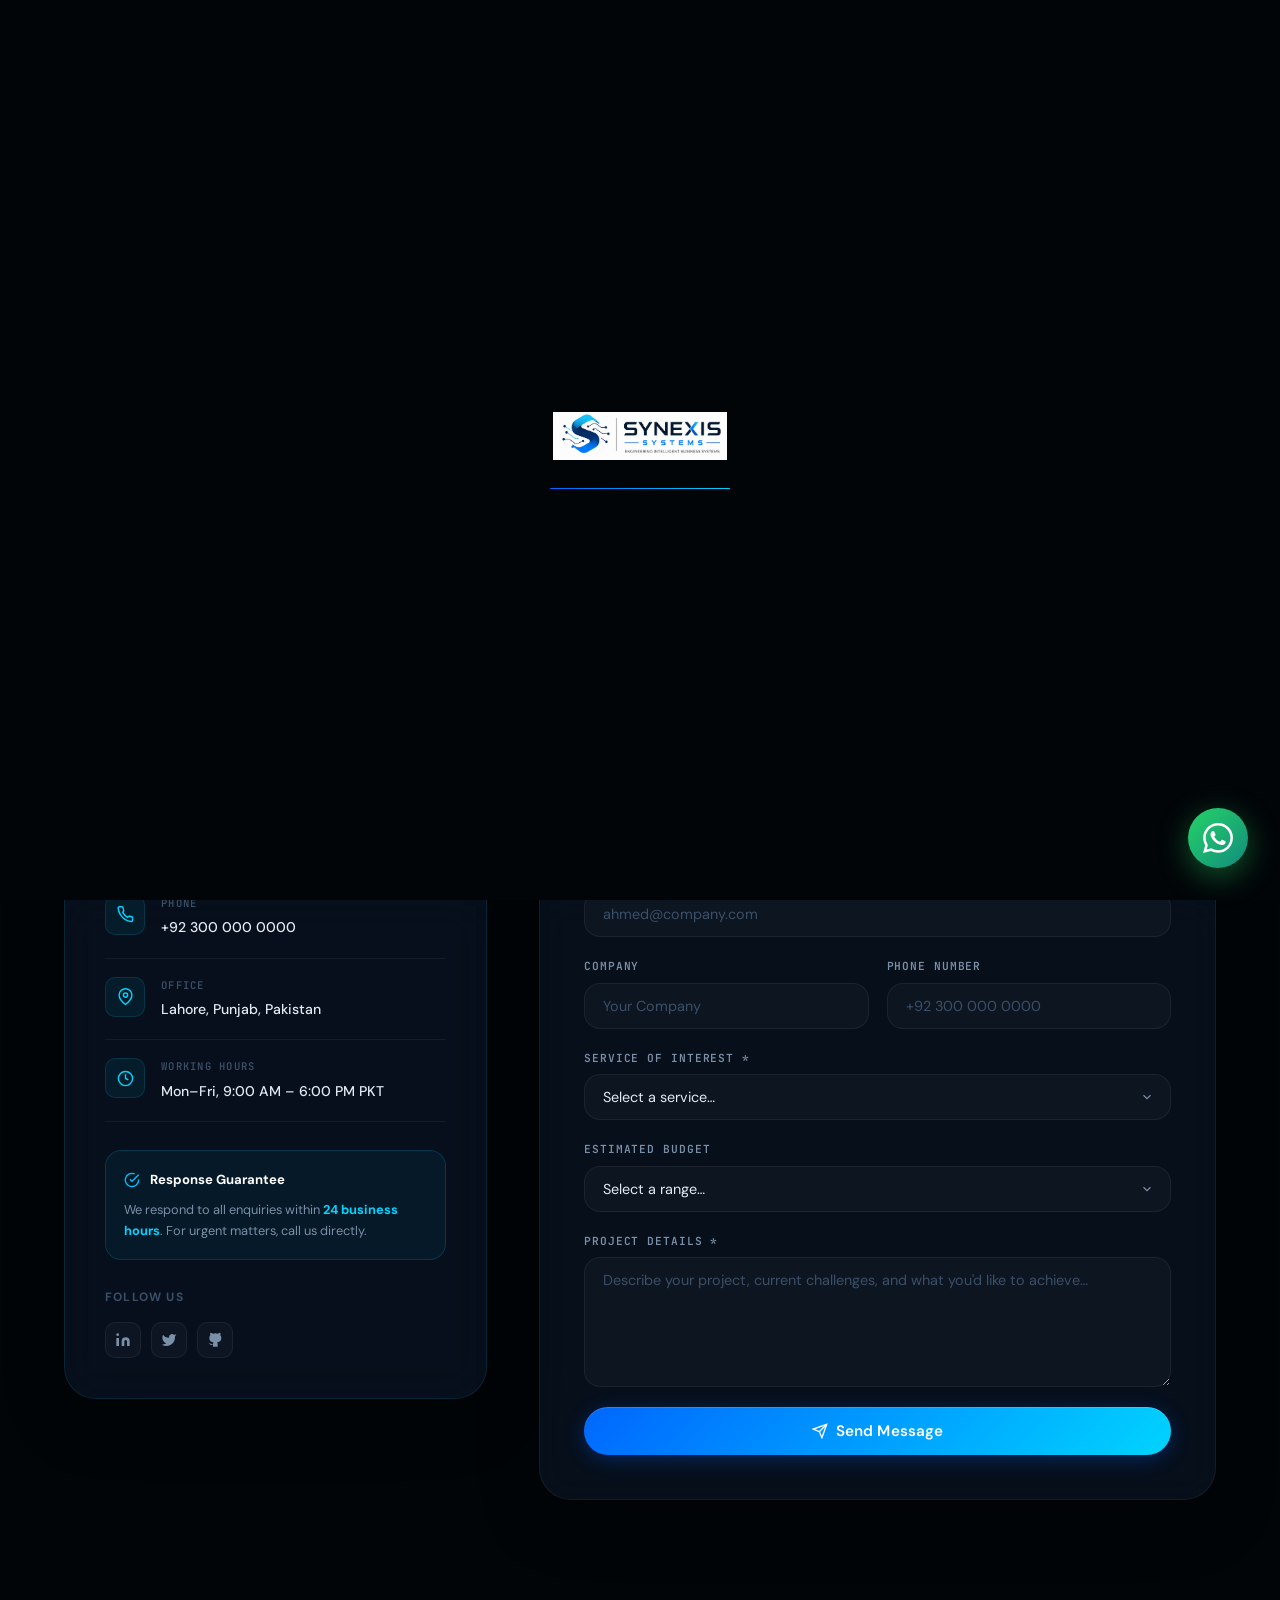
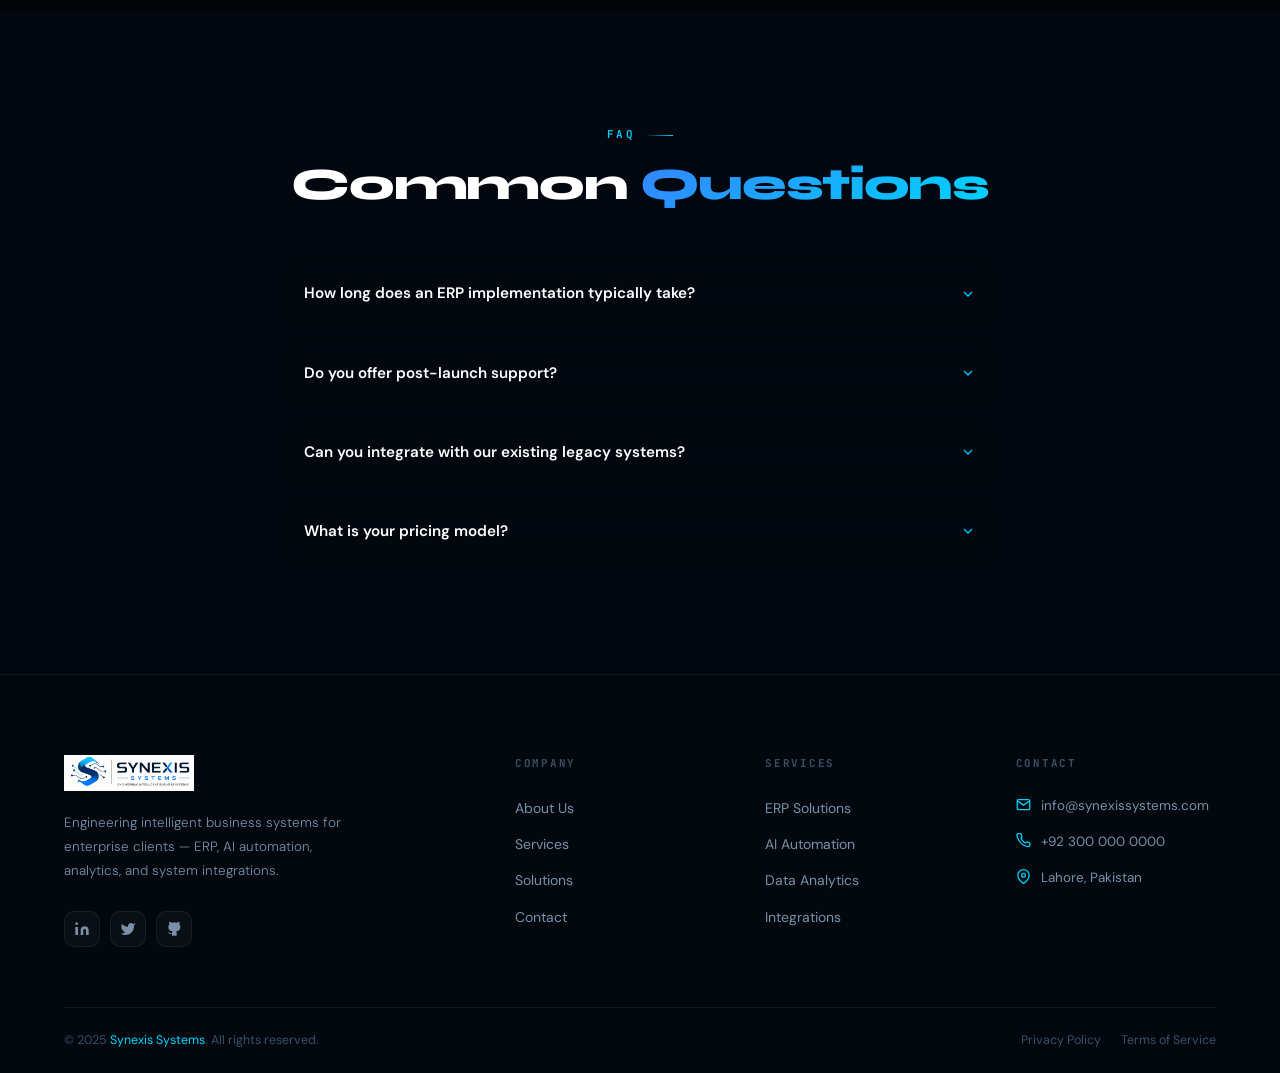
<file: contact.html>
<!DOCTYPE html>
<html lang="en">
<head>
  <meta charset="UTF-8">
  <meta name="viewport" content="width=device-width, initial-scale=1.0">
  <title>Contact — Synexis Systems</title>
  <meta name="description" content="Get in touch with Synexis Systems. Schedule a demo, request a proposal, or talk to our team about your enterprise technology needs.">
  <link rel="stylesheet" href="styles.css">
  <link rel="icon" type="image/png" href="synexis-systems.png">
</head>
<body>

  <div id="loader">
    <img src="synexis-systems.png" alt="Synexis Systems" class="loader-logo">
    <div class="loader-bar"><div class="loader-fill"></div></div>
  </div>

  <canvas id="bg-canvas"></canvas>

  <div class="page-wrapper">

    <!-- ── Navigation ─────────────────────────────────────── -->
    <nav class="navbar">
      <a href="index.html" class="nav-logo"><img src="synexis-systems.png" alt="Synexis Systems Logo"></a>
      <ul class="nav-links">
        <li><a href="index.html">Home</a></li>
        <li><a href="about.html">About</a></li>
        <li><a href="services.html">Services</a></li>
        <li><a href="solutions.html">Solutions</a></li>
        <li><a href="contact.html">Contact</a></li>
      </ul>
      <div class="nav-cta">
        <a href="contact.html" class="btn btn-ghost">Contact Us</a>
        <a href="contact.html" class="btn btn-primary">Get a Demo</a>
      </div>
      <button class="nav-toggle" aria-label="Open menu"><span></span><span></span><span></span></button>
    </nav>
    <div class="nav-mobile">
      <a href="index.html">Home</a><a href="about.html">About</a>
      <a href="services.html">Services</a><a href="solutions.html">Solutions</a>
      <a href="contact.html">Contact</a>
      <a href="contact.html" class="btn btn-primary">Get a Demo</a>
    </div>


    <!-- ── Page Hero ──────────────────────────────────────── -->
    <div class="page-hero">
      <div class="ph-glow"></div>
      <div class="container">
        <div class="page-hero-content reveal">
          <span class="section-label">Get in Touch</span>
          <h1>Let's Build Something <span style="background:linear-gradient(135deg,#007BFF,#00C2FF);-webkit-background-clip:text;-webkit-text-fill-color:transparent;background-clip:text;">Together</span></h1>
          <p>Whether you need an ERP deployment, AI automation, or a full digital transformation — our team is ready to scope your project within 48 hours.</p>
        </div>
      </div>
    </div>


    <!-- ── Contact Section ────────────────────────────────── -->
    <section>
      <div class="container">
        <div class="contact-grid">

          <!-- Left: Contact Info -->
          <div class="contact-info-card reveal">
            <h3>Contact Information</h3>
            <p>Reach out via any channel below, or fill in the form and we'll get back to you within one business day.</p>

            <div class="ci-item">
              <div class="ci-icon">
                <svg viewBox="0 0 24 24" fill="none" stroke="currentColor" stroke-width="2"><path d="M4 4h16c1.1 0 2 .9 2 2v12c0 1.1-.9 2-2 2H4c-1.1 0-2-.9-2-2V6c0-1.1.9-2 2-2z"/><polyline points="22,6 12,13 2,6"/></svg>
              </div>
              <div>
                <div class="ci-label">Email</div>
                <div class="ci-val">info@synexissystems.com</div>
              </div>
            </div>

            <div class="ci-item">
              <div class="ci-icon">
                <svg viewBox="0 0 24 24" fill="none" stroke="currentColor" stroke-width="2"><path d="M22 16.92v3a2 2 0 01-2.18 2 19.79 19.79 0 01-8.63-3.07A19.5 19.5 0 014.69 12a19.79 19.79 0 01-3.07-8.67A2 2 0 013.61 1h3a2 2 0 012 1.72c.127.96.361 1.903.7 2.81a2 2 0 01-.45 2.11L7.91 8.69A16 16 0 0015.1 15.9l.96-.95a2 2 0 012.11-.45c.907.339 1.85.573 2.81.7A2 2 0 0122 17.92z"/></svg>
              </div>
              <div>
                <div class="ci-label">Phone</div>
                <div class="ci-val">+92 300 000 0000</div>
              </div>
            </div>

            <div class="ci-item">
              <div class="ci-icon">
                <svg viewBox="0 0 24 24" fill="none" stroke="currentColor" stroke-width="2"><path d="M21 10c0 7-9 13-9 13s-9-6-9-13a9 9 0 0118 0z"/><circle cx="12" cy="10" r="3"/></svg>
              </div>
              <div>
                <div class="ci-label">Office</div>
                <div class="ci-val">Lahore, Punjab, Pakistan</div>
              </div>
            </div>

            <div class="ci-item">
              <div class="ci-icon">
                <svg viewBox="0 0 24 24" fill="none" stroke="currentColor" stroke-width="2"><circle cx="12" cy="12" r="10"/><polyline points="12 6 12 12 16 14"/></svg>
              </div>
              <div>
                <div class="ci-label">Working Hours</div>
                <div class="ci-val">Mon–Fri, 9:00 AM – 6:00 PM PKT</div>
              </div>
            </div>

            <!-- Response commitment -->
            <div style="margin-top:28px;padding:18px;background:rgba(0,194,255,0.06);border:1px solid rgba(0,194,255,0.18);border-radius:var(--radius-md);">
              <div style="display:flex;align-items:center;gap:10px;margin-bottom:8px;">
                <svg width="16" height="16" viewBox="0 0 24 24" fill="none" stroke="#00C2FF" stroke-width="2"><path d="M22 11.08V12a10 10 0 11-5.93-9.14"/><polyline points="22 4 12 14.01 9 11.01"/></svg>
                <span style="font-size:0.82rem;font-weight:700;color:#fff;">Response Guarantee</span>
              </div>
              <p style="font-size:0.8rem;color:var(--text-muted);line-height:1.65;">We respond to all enquiries within <strong style="color:var(--cyan);">24 business hours</strong>. For urgent matters, call us directly.</p>
            </div>

            <!-- Social links -->
            <div style="margin-top:28px;">
              <div style="font-size:0.75rem;font-weight:700;letter-spacing:0.1em;text-transform:uppercase;color:var(--text-dim);margin-bottom:14px;">Follow Us</div>
              <div class="social-links">
                <a href="#" class="social-link" aria-label="LinkedIn">
                  <svg viewBox="0 0 24 24" fill="currentColor"><path d="M16 8a6 6 0 016 6v7h-4v-7a2 2 0 00-2-2 2 2 0 00-2 2v7h-4v-7a6 6 0 016-6zM2 9h4v12H2z"/><circle cx="4" cy="4" r="2"/></svg>
                </a>
                <a href="#" class="social-link" aria-label="Twitter">
                  <svg viewBox="0 0 24 24" fill="currentColor"><path d="M23 3a10.9 10.9 0 01-3.14 1.53 4.48 4.48 0 00-7.86 3v1A10.66 10.66 0 013 4s-4 9 5 13a11.64 11.64 0 01-7 2c9 5 20 0 20-11.5a4.5 4.5 0 00-.08-.83A7.72 7.72 0 0023 3z"/></svg>
                </a>
                <a href="#" class="social-link" aria-label="GitHub">
                  <svg viewBox="0 0 24 24" fill="currentColor"><path d="M9 19c-5 1.5-5-2.5-7-3m14 6v-3.87a3.37 3.37 0 00-.94-2.61c3.14-.35 6.44-1.54 6.44-7A5.44 5.44 0 0020 4.77 5.07 5.07 0 0019.91 1S18.73.65 16 2.48a13.38 13.38 0 00-7 0C6.27.65 5.09 1 5.09 1A5.07 5.07 0 005 4.77a5.44 5.44 0 00-1.5 3.78c0 5.42 3.3 6.61 6.44 7A3.37 3.37 0 009 18.13V22"/></svg>
                </a>
              </div>
            </div>
          </div>

          <!-- Right: Form -->
          <div class="contact-form-card reveal reveal-delay-2">
            <h3>Send Us a Message</h3>
            <p>Tell us about your project and we'll get back to you with a tailored proposal.</p>

            <!-- Form -->
            <form id="contact-form" novalidate>

              <div class="form-row">
                <div class="form-group">
                  <label for="fname">First Name *</label>
                  <input type="text" id="fname" name="fname" placeholder="Ahmed" required autocomplete="given-name">
                  <span class="form-error">Please enter your first name.</span>
                </div>
                <div class="form-group">
                  <label for="lname">Last Name *</label>
                  <input type="text" id="lname" name="lname" placeholder="Khalid" required autocomplete="family-name">
                  <span class="form-error">Please enter your last name.</span>
                </div>
              </div>

              <div class="form-group">
                <label for="email">Business Email *</label>
                <input type="email" id="email" name="email" placeholder="ahmed@company.com" required autocomplete="email">
                <span class="form-error">Please enter a valid email address.</span>
              </div>

              <div class="form-row">
                <div class="form-group">
                  <label for="company">Company</label>
                  <input type="text" id="company" name="company" placeholder="Your Company" autocomplete="organization">
                  <span class="form-error"></span>
                </div>
                <div class="form-group">
                  <label for="phone">Phone Number</label>
                  <input type="tel" id="phone" name="phone" placeholder="+92 300 000 0000" autocomplete="tel">
                  <span class="form-error"></span>
                </div>
              </div>

              <div class="form-group">
                <label for="service">Service of Interest *</label>
                <select id="service" name="service" required>
                  <option value="" disabled selected>Select a service…</option>
                  <option value="erp">ERP Solutions (Oracle APEX / ERPNext)</option>
                  <option value="ai">AI-Driven Automation</option>
                  <option value="analytics">Data Analytics & Dashboards</option>
                  <option value="integration">System Integrations</option>
                  <option value="full">Full Digital Transformation</option>
                  <option value="other">Other / Not Sure Yet</option>
                </select>
                <span class="form-error">Please select a service.</span>
              </div>

              <div class="form-group">
                <label for="budget">Estimated Budget</label>
                <select id="budget" name="budget">
                  <option value="" disabled selected>Select a range…</option>
                  <option value="5k-15k">$5,000 – $15,000</option>
                  <option value="15k-50k">$15,000 – $50,000</option>
                  <option value="50k-100k">$50,000 – $100,000</option>
                  <option value="100k+">$100,000+</option>
                  <option value="tbd">To Be Determined</option>
                </select>
                <span class="form-error"></span>
              </div>

              <div class="form-group">
                <label for="message">Project Details *</label>
                <textarea id="message" name="message" placeholder="Describe your project, current challenges, and what you'd like to achieve…" required></textarea>
                <span class="form-error">Please provide at least 20 characters.</span>
              </div>

              <button type="submit" class="btn btn-primary btn-lg" style="width:100%;justify-content:center;">
                <svg viewBox="0 0 24 24" fill="none" stroke="currentColor" stroke-width="2" width="16" height="16"><line x1="22" y1="2" x2="11" y2="13"/><polygon points="22 2 15 22 11 13 2 9 22 2"/></svg>
                Send Message
              </button>

            </form>

            <!-- Error Message -->
            <div class="form-error-msg" id="form-error-msg"></div>

            <!-- Success State -->
            <div class="form-success" id="form-success">
              <div class="success-icon">
                <svg viewBox="0 0 24 24" fill="none" stroke="currentColor" stroke-width="2"><polyline points="20 6 9 17 4 12"/></svg>
              </div>
              <h4>Message Sent Successfully!</h4>
              <p>Thank you for reaching out. Our team will review your request and respond within 24 business hours.</p>
              <a href="index.html" class="btn btn-ghost" style="margin-top:8px;">Back to Home</a>
            </div>

          </div>

        </div>
      </div>
    </section>


    <!-- ── FAQ ────────────────────────────────────────────── -->
    <section style="background:rgba(5,12,24,0.5);">
      <div class="container">
        <div class="text-center reveal">
          <span class="section-label">FAQ</span>
          <h2 class="section-title">Common <span>Questions</span></h2>
        </div>

        <div style="max-width:720px;margin:52px auto 0;display:flex;flex-direction:column;gap:14px;">

          <details style="background:var(--card-bg);border:1px solid var(--glass-border);border-radius:var(--radius-md);padding:20px 24px;backdrop-filter:blur(12px);cursor:pointer;" class="reveal reveal-delay-1">
            <summary style="font-size:0.95rem;font-weight:600;color:#fff;list-style:none;display:flex;justify-content:space-between;align-items:center;gap:12px;">
              How long does an ERP implementation typically take?
              <svg width="16" height="16" viewBox="0 0 24 24" fill="none" stroke="#00C2FF" stroke-width="2" style="flex-shrink:0"><path d="M6 9l6 6 6-6"/></svg>
            </summary>
            <p style="font-size:0.875rem;color:var(--text-muted);line-height:1.75;margin-top:14px;">Implementation timelines depend on scope and complexity. A focused ERPNext deployment for a single company typically takes 8–14 weeks. Multi-company or heavily customised Oracle APEX projects can range from 3–9 months. We provide a detailed project schedule during discovery.</p>
          </details>

          <details style="background:var(--card-bg);border:1px solid var(--glass-border);border-radius:var(--radius-md);padding:20px 24px;backdrop-filter:blur(12px);cursor:pointer;" class="reveal reveal-delay-2">
            <summary style="font-size:0.95rem;font-weight:600;color:#fff;list-style:none;display:flex;justify-content:space-between;align-items:center;gap:12px;">
              Do you offer post-launch support?
              <svg width="16" height="16" viewBox="0 0 24 24" fill="none" stroke="#00C2FF" stroke-width="2" style="flex-shrink:0"><path d="M6 9l6 6 6-6"/></svg>
            </summary>
            <p style="font-size:0.875rem;color:var(--text-muted);line-height:1.75;margin-top:14px;">Yes. All projects include a 90-day hypercare period after go-live. Beyond that, we offer flexible SLA-backed support agreements covering system monitoring, bug fixes, enhancements, and user training — tailored to your operational requirements.</p>
          </details>

          <details style="background:var(--card-bg);border:1px solid var(--glass-border);border-radius:var(--radius-md);padding:20px 24px;backdrop-filter:blur(12px);cursor:pointer;" class="reveal reveal-delay-3">
            <summary style="font-size:0.95rem;font-weight:600;color:#fff;list-style:none;display:flex;justify-content:space-between;align-items:center;gap:12px;">
              Can you integrate with our existing legacy systems?
              <svg width="16" height="16" viewBox="0 0 24 24" fill="none" stroke="#00C2FF" stroke-width="2" style="flex-shrink:0"><path d="M6 9l6 6 6-6"/></svg>
            </summary>
            <p style="font-size:0.875rem;color:var(--text-muted);line-height:1.75;margin-top:14px;">Absolutely. Integration is a core capability. We have experience connecting modern ERP and analytics platforms to legacy systems (SAP, custom databases, in-house tools) via REST APIs, file-based integrations, direct DB connectors, and custom middleware — regardless of age or technology stack.</p>
          </details>

          <details style="background:var(--card-bg);border:1px solid var(--glass-border);border-radius:var(--radius-md);padding:20px 24px;backdrop-filter:blur(12px);cursor:pointer;" class="reveal reveal-delay-4">
            <summary style="font-size:0.95rem;font-weight:600;color:#fff;list-style:none;display:flex;justify-content:space-between;align-items:center;gap:12px;">
              What is your pricing model?
              <svg width="16" height="16" viewBox="0 0 24 24" fill="none" stroke="#00C2FF" stroke-width="2" style="flex-shrink:0"><path d="M6 9l6 6 6-6"/></svg>
            </summary>
            <p style="font-size:0.875rem;color:var(--text-muted);line-height:1.75;margin-top:14px;">We offer fixed-price project engagements for well-defined scopes, and time-and-materials for evolving or exploratory projects. Support agreements are priced as monthly retainers based on SLA tier. We provide transparent proposals with no hidden fees.</p>
          </details>

        </div>
      </div>
    </section>


    <!-- ── Footer ─────────────────────────────────────────── -->
    <footer>
      <div class="container">
        <div class="footer-grid">
          <div class="footer-brand">
            <img src="synexis-systems.png" alt="Synexis Systems">
            <p>Engineering intelligent business systems for enterprise clients — ERP, AI automation, analytics, and system integrations.</p>
            <div class="social-links">
              <a href="#" class="social-link"><svg viewBox="0 0 24 24" fill="currentColor"><path d="M16 8a6 6 0 016 6v7h-4v-7a2 2 0 00-2-2 2 2 0 00-2 2v7h-4v-7a6 6 0 016-6zM2 9h4v12H2z"/><circle cx="4" cy="4" r="2"/></svg></a>
              <a href="#" class="social-link"><svg viewBox="0 0 24 24" fill="currentColor"><path d="M23 3a10.9 10.9 0 01-3.14 1.53 4.48 4.48 0 00-7.86 3v1A10.66 10.66 0 013 4s-4 9 5 13a11.64 11.64 0 01-7 2c9 5 20 0 20-11.5a4.5 4.5 0 00-.08-.83A7.72 7.72 0 0023 3z"/></svg></a>
              <a href="#" class="social-link"><svg viewBox="0 0 24 24" fill="currentColor"><path d="M9 19c-5 1.5-5-2.5-7-3m14 6v-3.87a3.37 3.37 0 00-.94-2.61c3.14-.35 6.44-1.54 6.44-7A5.44 5.44 0 0020 4.77 5.07 5.07 0 0019.91 1S18.73.65 16 2.48a13.38 13.38 0 00-7 0C6.27.65 5.09 1 5.09 1A5.07 5.07 0 005 4.77a5.44 5.44 0 00-1.5 3.78c0 5.42 3.3 6.61 6.44 7A3.37 3.37 0 009 18.13V22"/></svg></a>
            </div>
          </div>
          <div class="footer-col"><h5>Company</h5><ul><li><a href="about.html">About Us</a></li><li><a href="services.html">Services</a></li><li><a href="solutions.html">Solutions</a></li><li><a href="contact.html">Contact</a></li></ul></div>
          <div class="footer-col"><h5>Services</h5><ul><li><a href="services.html">ERP Solutions</a></li><li><a href="services.html">AI Automation</a></li><li><a href="services.html">Data Analytics</a></li><li><a href="services.html">Integrations</a></li></ul></div>
          <div class="footer-col">
            <h5>Contact</h5>
            <div class="footer-contact-item"><svg viewBox="0 0 24 24" fill="none" stroke="currentColor" stroke-width="2"><path d="M4 4h16c1.1 0 2 .9 2 2v12c0 1.1-.9 2-2 2H4c-1.1 0-2-.9-2-2V6c0-1.1.9-2 2-2z"/><polyline points="22,6 12,13 2,6"/></svg>info@synexissystems.com</div>
            <div class="footer-contact-item"><svg viewBox="0 0 24 24" fill="none" stroke="currentColor" stroke-width="2"><path d="M22 16.92v3a2 2 0 01-2.18 2 19.79 19.79 0 01-8.63-3.07A19.5 19.5 0 014.69 12a19.79 19.79 0 01-3.07-8.67A2 2 0 013.61 1h3a2 2 0 012 1.72c.127.96.361 1.903.7 2.81a2 2 0 01-.45 2.11L7.91 8.69A16 16 0 0015.1 15.9l.96-.95a2 2 0 012.11-.45c.907.339 1.85.573 2.81.7A2 2 0 0122 17.92z"/></svg>+92 300 000 0000</div>
            <div class="footer-contact-item"><svg viewBox="0 0 24 24" fill="none" stroke="currentColor" stroke-width="2"><path d="M21 10c0 7-9 13-9 13s-9-6-9-13a9 9 0 0118 0z"/><circle cx="12" cy="10" r="3"/></svg>Lahore, Pakistan</div>
          </div>
        </div>
        <div class="footer-bottom">
          <p>© 2025 <a href="#">Synexis Systems</a>. All rights reserved.</p>
          <div class="footer-legal"><a href="#">Privacy Policy</a><a href="#">Terms of Service</a></div>
        </div>
      </div>
    </footer>

  </div>
  <script src="script.js"></script>
</body>
</html>
</file>
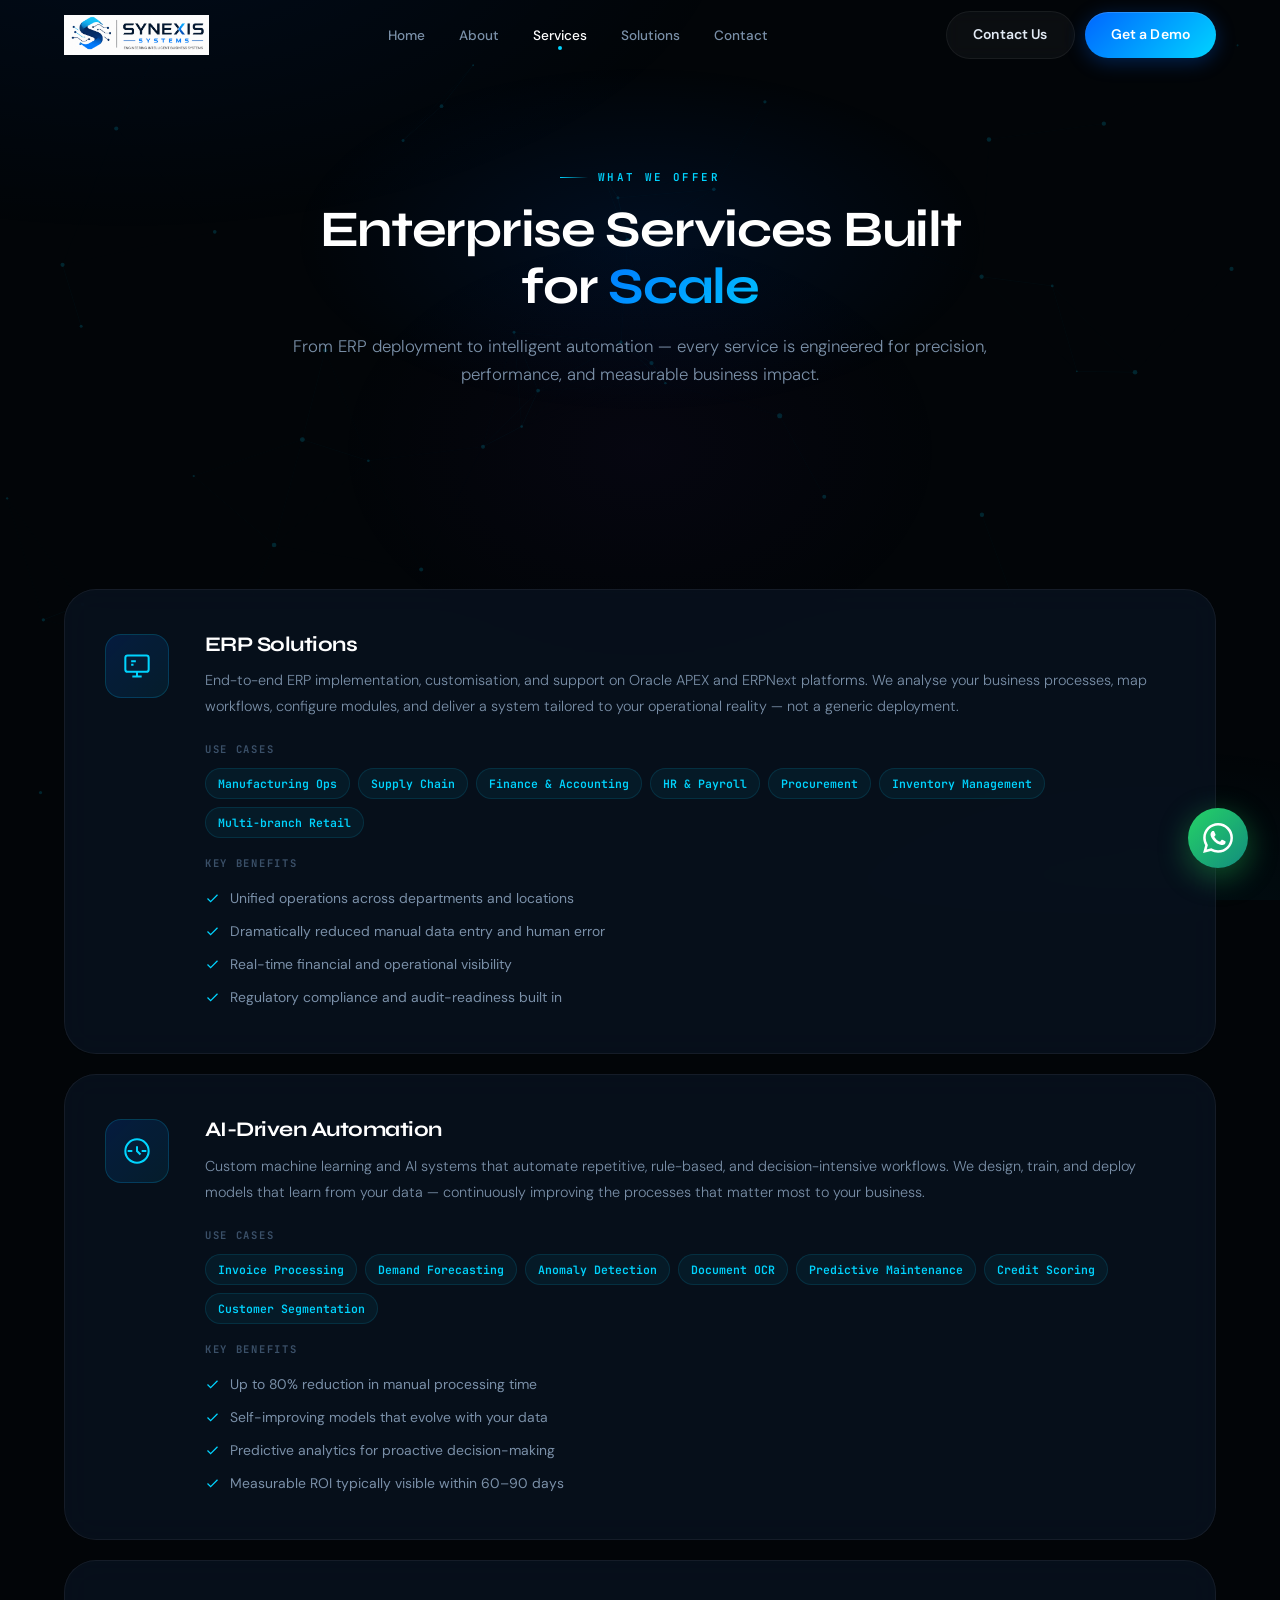
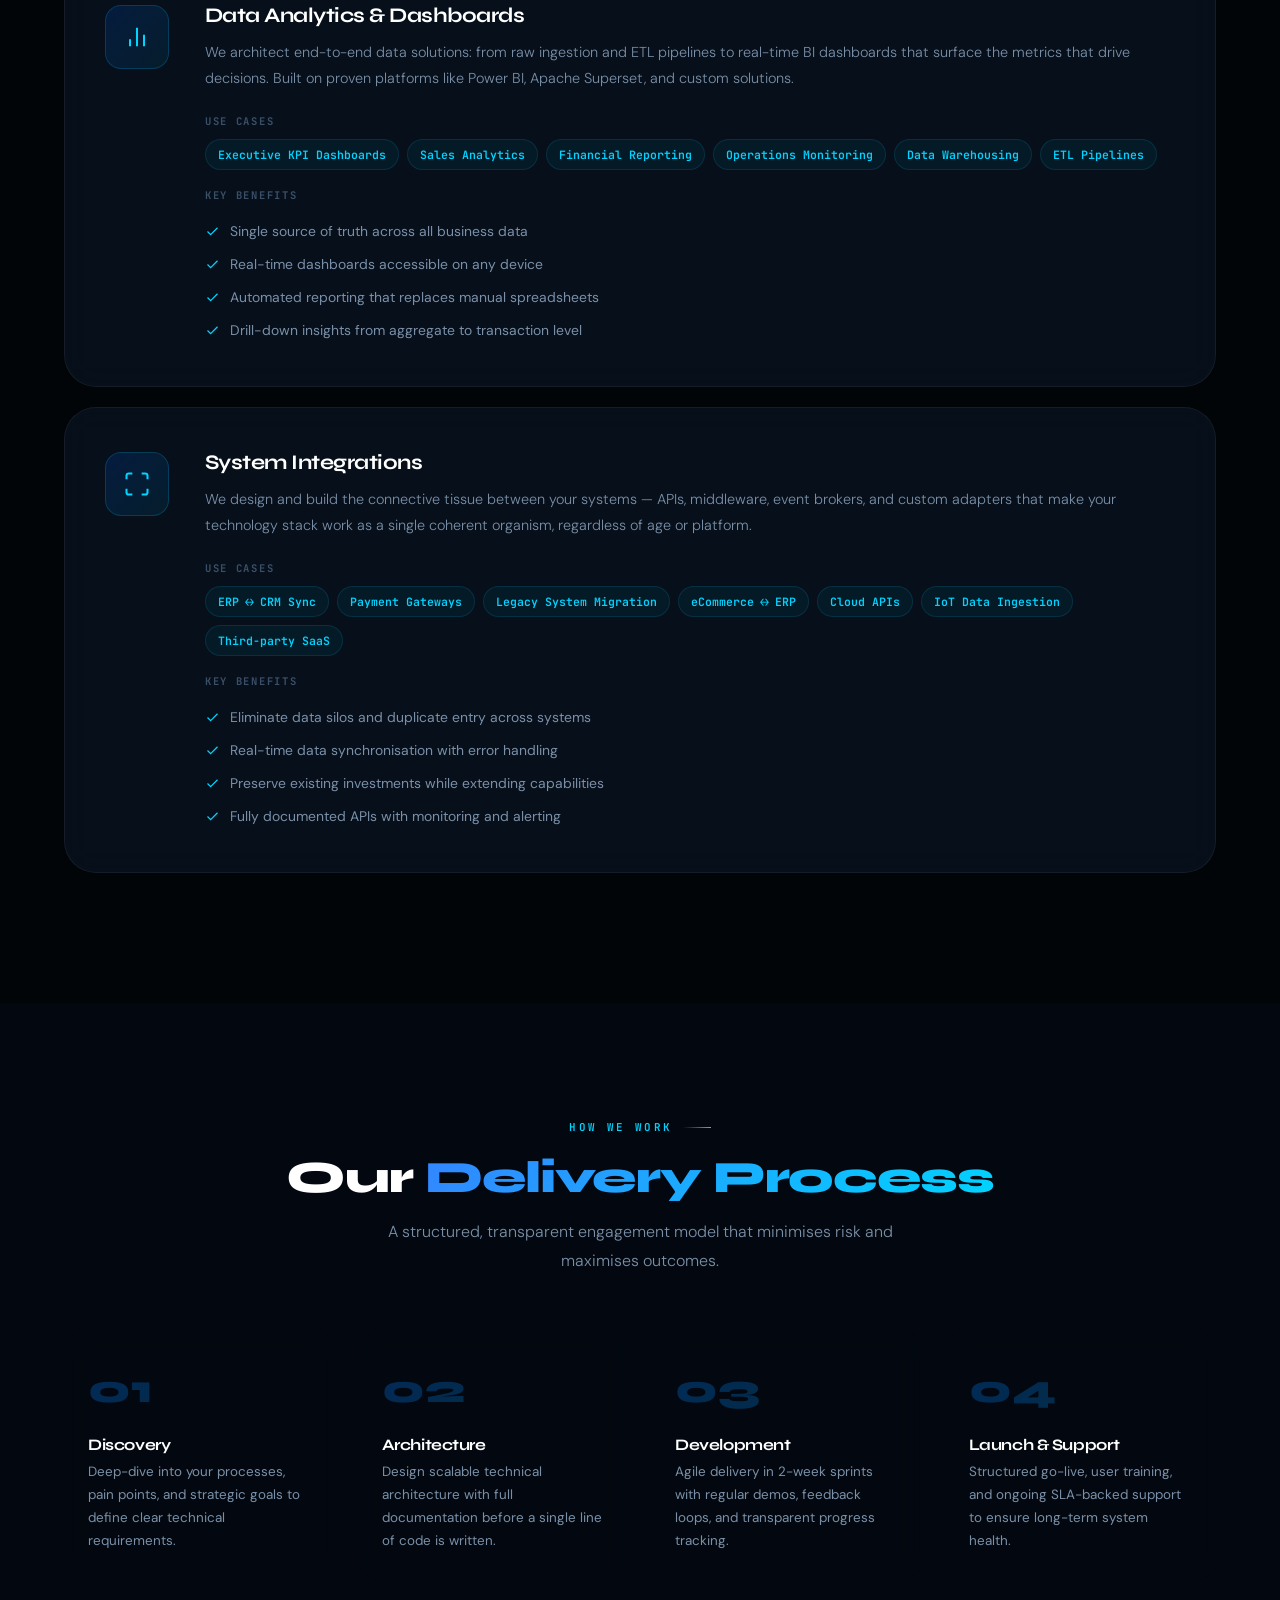
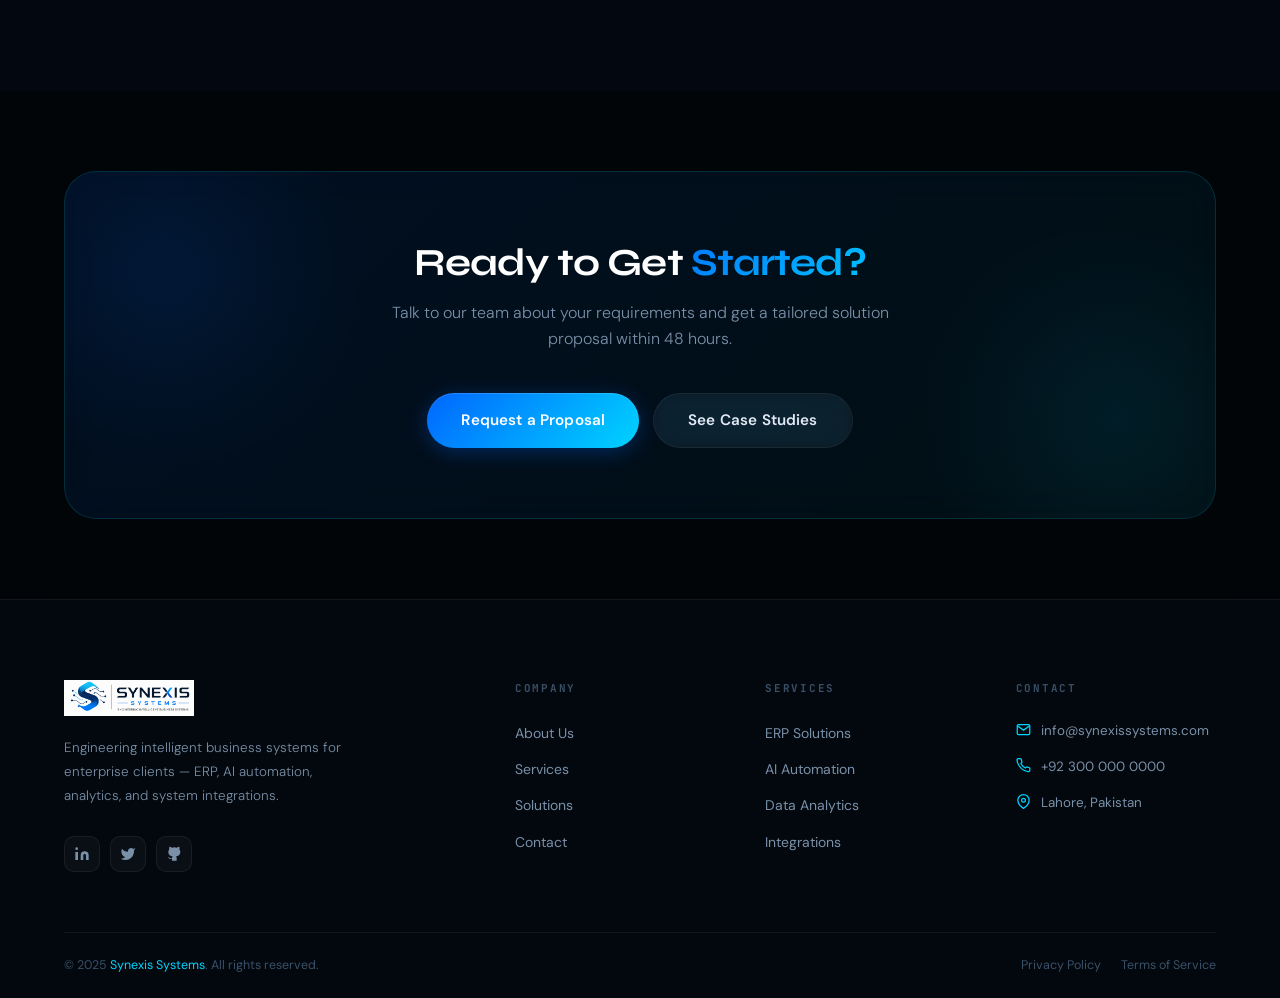
<file: services.html>
<!DOCTYPE html>
<html lang="en">
<head>
  <meta charset="UTF-8">
  <meta name="viewport" content="width=device-width, initial-scale=1.0">
  <title>Services — Synexis Systems</title>
  <meta name="description" content="Explore Synexis Systems' enterprise services: ERP solutions, AI automation, data analytics dashboards, and system integrations.">
  <link rel="stylesheet" href="styles.css">
  <link rel="icon" type="image/png" href="synexis-systems.png">
</head>
<body>

  <div id="loader">
    <img src="synexis-systems.png" alt="Synexis Systems" class="loader-logo">
    <div class="loader-bar"><div class="loader-fill"></div></div>
  </div>

  <canvas id="bg-canvas"></canvas>

  <div class="page-wrapper">

    <!-- ── Navigation ─────────────────────────────────────── -->
    <nav class="navbar">
      <a href="index.html" class="nav-logo"><img src="synexis-systems.png" alt="Synexis Systems Logo"></a>
      <ul class="nav-links">
        <li><a href="index.html">Home</a></li>
        <li><a href="about.html">About</a></li>
        <li><a href="services.html">Services</a></li>
        <li><a href="solutions.html">Solutions</a></li>
        <li><a href="contact.html">Contact</a></li>
      </ul>
      <div class="nav-cta">
        <a href="contact.html" class="btn btn-ghost">Contact Us</a>
        <a href="contact.html" class="btn btn-primary">Get a Demo</a>
      </div>
      <button class="nav-toggle" aria-label="Open menu"><span></span><span></span><span></span></button>
    </nav>
    <div class="nav-mobile">
      <a href="index.html">Home</a><a href="about.html">About</a><a href="services.html">Services</a><a href="solutions.html">Solutions</a><a href="contact.html">Contact</a>
      <a href="contact.html" class="btn btn-primary">Get a Demo</a>
    </div>


    <!-- ── Page Hero ──────────────────────────────────────── -->
    <div class="page-hero">
      <div class="ph-glow"></div>
      <div class="container">
        <div class="page-hero-content reveal">
          <span class="section-label">What We Offer</span>
          <h1>Enterprise Services Built for <span style="background:linear-gradient(135deg,#007BFF,#00C2FF);-webkit-background-clip:text;-webkit-text-fill-color:transparent;background-clip:text;">Scale</span></h1>
          <p>From ERP deployment to intelligent automation — every service is engineered for precision, performance, and measurable business impact.</p>
        </div>
      </div>
    </div>


    <!-- ── Services Detail ────────────────────────────────── -->
    <section>
      <div class="container">

        <!-- ERP Solutions -->
        <div class="service-detail-card reveal">
          <div class="sd-icon">
            <svg viewBox="0 0 24 24" fill="none" stroke="currentColor" stroke-width="1.75">
              <rect x="2" y="3" width="20" height="14" rx="2"/>
              <path d="M8 21h8M12 17v4M7 8h4M7 11h2"/>
            </svg>
          </div>
          <div class="sd-content">
            <h3>ERP Solutions</h3>
            <p>End-to-end ERP implementation, customisation, and support on Oracle APEX and ERPNext platforms. We analyse your business processes, map workflows, configure modules, and deliver a system tailored to your operational reality — not a generic deployment.</p>

            <div class="sd-use-cases" style="margin-bottom:20px;">
              <h4>Use Cases</h4>
              <div class="sd-tags">
                <span class="sd-tag">Manufacturing Ops</span>
                <span class="sd-tag">Supply Chain</span>
                <span class="sd-tag">Finance & Accounting</span>
                <span class="sd-tag">HR & Payroll</span>
                <span class="sd-tag">Procurement</span>
                <span class="sd-tag">Inventory Management</span>
                <span class="sd-tag">Multi-branch Retail</span>
              </div>
            </div>

            <div class="sd-use-cases">
              <h4>Key Benefits</h4>
              <div class="benefit-list">
                <div class="benefit-item"><svg viewBox="0 0 24 24" fill="none" stroke="currentColor" stroke-width="2"><polyline points="20 6 9 17 4 12"/></svg>Unified operations across departments and locations</div>
                <div class="benefit-item"><svg viewBox="0 0 24 24" fill="none" stroke="currentColor" stroke-width="2"><polyline points="20 6 9 17 4 12"/></svg>Dramatically reduced manual data entry and human error</div>
                <div class="benefit-item"><svg viewBox="0 0 24 24" fill="none" stroke="currentColor" stroke-width="2"><polyline points="20 6 9 17 4 12"/></svg>Real-time financial and operational visibility</div>
                <div class="benefit-item"><svg viewBox="0 0 24 24" fill="none" stroke="currentColor" stroke-width="2"><polyline points="20 6 9 17 4 12"/></svg>Regulatory compliance and audit-readiness built in</div>
              </div>
            </div>
          </div>
        </div>

        <!-- AI Automation -->
        <div class="service-detail-card reveal reveal-delay-1">
          <div class="sd-icon">
            <svg viewBox="0 0 24 24" fill="none" stroke="currentColor" stroke-width="1.75">
              <path d="M12 2a10 10 0 100 20A10 10 0 0012 2z"/>
              <path d="M12 8v4l3 3M8 12H4M20 12h-4"/>
            </svg>
          </div>
          <div class="sd-content">
            <h3>AI-Driven Automation</h3>
            <p>Custom machine learning and AI systems that automate repetitive, rule-based, and decision-intensive workflows. We design, train, and deploy models that learn from your data — continuously improving the processes that matter most to your business.</p>

            <div class="sd-use-cases" style="margin-bottom:20px;">
              <h4>Use Cases</h4>
              <div class="sd-tags">
                <span class="sd-tag">Invoice Processing</span>
                <span class="sd-tag">Demand Forecasting</span>
                <span class="sd-tag">Anomaly Detection</span>
                <span class="sd-tag">Document OCR</span>
                <span class="sd-tag">Predictive Maintenance</span>
                <span class="sd-tag">Credit Scoring</span>
                <span class="sd-tag">Customer Segmentation</span>
              </div>
            </div>

            <div class="sd-use-cases">
              <h4>Key Benefits</h4>
              <div class="benefit-list">
                <div class="benefit-item"><svg viewBox="0 0 24 24" fill="none" stroke="currentColor" stroke-width="2"><polyline points="20 6 9 17 4 12"/></svg>Up to 80% reduction in manual processing time</div>
                <div class="benefit-item"><svg viewBox="0 0 24 24" fill="none" stroke="currentColor" stroke-width="2"><polyline points="20 6 9 17 4 12"/></svg>Self-improving models that evolve with your data</div>
                <div class="benefit-item"><svg viewBox="0 0 24 24" fill="none" stroke="currentColor" stroke-width="2"><polyline points="20 6 9 17 4 12"/></svg>Predictive analytics for proactive decision-making</div>
                <div class="benefit-item"><svg viewBox="0 0 24 24" fill="none" stroke="currentColor" stroke-width="2"><polyline points="20 6 9 17 4 12"/></svg>Measurable ROI typically visible within 60–90 days</div>
              </div>
            </div>
          </div>
        </div>

        <!-- Data Analytics -->
        <div class="service-detail-card reveal reveal-delay-2">
          <div class="sd-icon">
            <svg viewBox="0 0 24 24" fill="none" stroke="currentColor" stroke-width="1.75">
              <path d="M18 20V10M12 20V4M6 20v-6"/>
            </svg>
          </div>
          <div class="sd-content">
            <h3>Data Analytics & Dashboards</h3>
            <p>We architect end-to-end data solutions: from raw ingestion and ETL pipelines to real-time BI dashboards that surface the metrics that drive decisions. Built on proven platforms like Power BI, Apache Superset, and custom solutions.</p>

            <div class="sd-use-cases" style="margin-bottom:20px;">
              <h4>Use Cases</h4>
              <div class="sd-tags">
                <span class="sd-tag">Executive KPI Dashboards</span>
                <span class="sd-tag">Sales Analytics</span>
                <span class="sd-tag">Financial Reporting</span>
                <span class="sd-tag">Operations Monitoring</span>
                <span class="sd-tag">Data Warehousing</span>
                <span class="sd-tag">ETL Pipelines</span>
              </div>
            </div>

            <div class="sd-use-cases">
              <h4>Key Benefits</h4>
              <div class="benefit-list">
                <div class="benefit-item"><svg viewBox="0 0 24 24" fill="none" stroke="currentColor" stroke-width="2"><polyline points="20 6 9 17 4 12"/></svg>Single source of truth across all business data</div>
                <div class="benefit-item"><svg viewBox="0 0 24 24" fill="none" stroke="currentColor" stroke-width="2"><polyline points="20 6 9 17 4 12"/></svg>Real-time dashboards accessible on any device</div>
                <div class="benefit-item"><svg viewBox="0 0 24 24" fill="none" stroke="currentColor" stroke-width="2"><polyline points="20 6 9 17 4 12"/></svg>Automated reporting that replaces manual spreadsheets</div>
                <div class="benefit-item"><svg viewBox="0 0 24 24" fill="none" stroke="currentColor" stroke-width="2"><polyline points="20 6 9 17 4 12"/></svg>Drill-down insights from aggregate to transaction level</div>
              </div>
            </div>
          </div>
        </div>

        <!-- System Integrations -->
        <div class="service-detail-card reveal reveal-delay-3">
          <div class="sd-icon">
            <svg viewBox="0 0 24 24" fill="none" stroke="currentColor" stroke-width="1.75">
              <path d="M8 3H5a2 2 0 00-2 2v3m18 0V5a2 2 0 00-2-2h-3m0 18h3a2 2 0 002-2v-3M3 16v3a2 2 0 002 2h3"/>
            </svg>
          </div>
          <div class="sd-content">
            <h3>System Integrations</h3>
            <p>We design and build the connective tissue between your systems — APIs, middleware, event brokers, and custom adapters that make your technology stack work as a single coherent organism, regardless of age or platform.</p>

            <div class="sd-use-cases" style="margin-bottom:20px;">
              <h4>Use Cases</h4>
              <div class="sd-tags">
                <span class="sd-tag">ERP ↔ CRM Sync</span>
                <span class="sd-tag">Payment Gateways</span>
                <span class="sd-tag">Legacy System Migration</span>
                <span class="sd-tag">eCommerce ↔ ERP</span>
                <span class="sd-tag">Cloud APIs</span>
                <span class="sd-tag">IoT Data Ingestion</span>
                <span class="sd-tag">Third-party SaaS</span>
              </div>
            </div>

            <div class="sd-use-cases">
              <h4>Key Benefits</h4>
              <div class="benefit-list">
                <div class="benefit-item"><svg viewBox="0 0 24 24" fill="none" stroke="currentColor" stroke-width="2"><polyline points="20 6 9 17 4 12"/></svg>Eliminate data silos and duplicate entry across systems</div>
                <div class="benefit-item"><svg viewBox="0 0 24 24" fill="none" stroke="currentColor" stroke-width="2"><polyline points="20 6 9 17 4 12"/></svg>Real-time data synchronisation with error handling</div>
                <div class="benefit-item"><svg viewBox="0 0 24 24" fill="none" stroke="currentColor" stroke-width="2"><polyline points="20 6 9 17 4 12"/></svg>Preserve existing investments while extending capabilities</div>
                <div class="benefit-item"><svg viewBox="0 0 24 24" fill="none" stroke="currentColor" stroke-width="2"><polyline points="20 6 9 17 4 12"/></svg>Fully documented APIs with monitoring and alerting</div>
              </div>
            </div>
          </div>
        </div>

      </div>
    </section>


    <!-- ── Process Section ────────────────────────────────── -->
    <section style="background:rgba(5,12,24,0.5);">
      <div class="container">
        <div class="text-center reveal">
          <span class="section-label">How We Work</span>
          <h2 class="section-title">Our <span>Delivery Process</span></h2>
          <p class="section-sub">A structured, transparent engagement model that minimises risk and maximises outcomes.</p>
        </div>

        <div style="display:grid;grid-template-columns:repeat(auto-fit,minmax(200px,1fr));gap:22px;margin-top:52px;">

          <!-- Steps -->
          <div style="background:var(--card-bg);border:1px solid var(--glass-border);border-radius:var(--radius-lg);padding:28px 24px;backdrop-filter:blur(12px);position:relative;" class="reveal reveal-delay-1">
            <div style="font-family:var(--font-head);font-size:2.5rem;font-weight:800;background:linear-gradient(135deg,rgba(0,123,255,0.3),rgba(0,194,255,0.2));-webkit-background-clip:text;-webkit-text-fill-color:transparent;background-clip:text;margin-bottom:14px;">01</div>
            <h4 style="font-size:1rem;color:#fff;margin-bottom:8px;">Discovery</h4>
            <p style="font-size:0.84rem;color:var(--text-muted);line-height:1.7;">Deep-dive into your processes, pain points, and strategic goals to define clear technical requirements.</p>
          </div>

          <div style="background:var(--card-bg);border:1px solid var(--glass-border);border-radius:var(--radius-lg);padding:28px 24px;backdrop-filter:blur(12px);" class="reveal reveal-delay-2">
            <div style="font-family:var(--font-head);font-size:2.5rem;font-weight:800;background:linear-gradient(135deg,rgba(0,123,255,0.3),rgba(0,194,255,0.2));-webkit-background-clip:text;-webkit-text-fill-color:transparent;background-clip:text;margin-bottom:14px;">02</div>
            <h4 style="font-size:1rem;color:#fff;margin-bottom:8px;">Architecture</h4>
            <p style="font-size:0.84rem;color:var(--text-muted);line-height:1.7;">Design scalable technical architecture with full documentation before a single line of code is written.</p>
          </div>

          <div style="background:var(--card-bg);border:1px solid var(--glass-border);border-radius:var(--radius-lg);padding:28px 24px;backdrop-filter:blur(12px);" class="reveal reveal-delay-3">
            <div style="font-family:var(--font-head);font-size:2.5rem;font-weight:800;background:linear-gradient(135deg,rgba(0,123,255,0.3),rgba(0,194,255,0.2));-webkit-background-clip:text;-webkit-text-fill-color:transparent;background-clip:text;margin-bottom:14px;">03</div>
            <h4 style="font-size:1rem;color:#fff;margin-bottom:8px;">Development</h4>
            <p style="font-size:0.84rem;color:var(--text-muted);line-height:1.7;">Agile delivery in 2-week sprints with regular demos, feedback loops, and transparent progress tracking.</p>
          </div>

          <div style="background:var(--card-bg);border:1px solid var(--glass-border);border-radius:var(--radius-lg);padding:28px 24px;backdrop-filter:blur(12px);" class="reveal reveal-delay-4">
            <div style="font-family:var(--font-head);font-size:2.5rem;font-weight:800;background:linear-gradient(135deg,rgba(0,123,255,0.3),rgba(0,194,255,0.2));-webkit-background-clip:text;-webkit-text-fill-color:transparent;background-clip:text;margin-bottom:14px;">04</div>
            <h4 style="font-size:1rem;color:#fff;margin-bottom:8px;">Launch & Support</h4>
            <p style="font-size:0.84rem;color:var(--text-muted);line-height:1.7;">Structured go-live, user training, and ongoing SLA-backed support to ensure long-term system health.</p>
          </div>

        </div>
      </div>
    </section>


    <!-- ── CTA ────────────────────────────────────────────── -->
    <section class="cta-section">
      <div class="container">
        <div class="cta-inner reveal">
          <h2>Ready to Get <span style="background:linear-gradient(135deg,#007BFF,#00C2FF);-webkit-background-clip:text;-webkit-text-fill-color:transparent;background-clip:text;">Started?</span></h2>
          <p>Talk to our team about your requirements and get a tailored solution proposal within 48 hours.</p>
          <div class="cta-buttons">
            <a href="contact.html" class="btn btn-primary btn-lg">Request a Proposal</a>
            <a href="solutions.html" class="btn btn-ghost btn-lg">See Case Studies</a>
          </div>
        </div>
      </div>
    </section>


    <!-- ── Footer ─────────────────────────────────────────── -->
    <footer>
      <div class="container">
        <div class="footer-grid">
          <div class="footer-brand">
            <img src="synexis-systems.png" alt="Synexis Systems">
            <p>Engineering intelligent business systems for enterprise clients — ERP, AI automation, analytics, and system integrations.</p>
            <div class="social-links">
              <a href="#" class="social-link"><svg viewBox="0 0 24 24" fill="currentColor"><path d="M16 8a6 6 0 016 6v7h-4v-7a2 2 0 00-2-2 2 2 0 00-2 2v7h-4v-7a6 6 0 016-6zM2 9h4v12H2z"/><circle cx="4" cy="4" r="2"/></svg></a>
              <a href="#" class="social-link"><svg viewBox="0 0 24 24" fill="currentColor"><path d="M23 3a10.9 10.9 0 01-3.14 1.53 4.48 4.48 0 00-7.86 3v1A10.66 10.66 0 013 4s-4 9 5 13a11.64 11.64 0 01-7 2c9 5 20 0 20-11.5a4.5 4.5 0 00-.08-.83A7.72 7.72 0 0023 3z"/></svg></a>
              <a href="#" class="social-link"><svg viewBox="0 0 24 24" fill="currentColor"><path d="M9 19c-5 1.5-5-2.5-7-3m14 6v-3.87a3.37 3.37 0 00-.94-2.61c3.14-.35 6.44-1.54 6.44-7A5.44 5.44 0 0020 4.77 5.07 5.07 0 0019.91 1S18.73.65 16 2.48a13.38 13.38 0 00-7 0C6.27.65 5.09 1 5.09 1A5.07 5.07 0 005 4.77a5.44 5.44 0 00-1.5 3.78c0 5.42 3.3 6.61 6.44 7A3.37 3.37 0 009 18.13V22"/></svg></a>
            </div>
          </div>
          <div class="footer-col"><h5>Company</h5><ul><li><a href="about.html">About Us</a></li><li><a href="services.html">Services</a></li><li><a href="solutions.html">Solutions</a></li><li><a href="contact.html">Contact</a></li></ul></div>
          <div class="footer-col"><h5>Services</h5><ul><li><a href="services.html">ERP Solutions</a></li><li><a href="services.html">AI Automation</a></li><li><a href="services.html">Data Analytics</a></li><li><a href="services.html">Integrations</a></li></ul></div>
          <div class="footer-col">
            <h5>Contact</h5>
            <div class="footer-contact-item"><svg viewBox="0 0 24 24" fill="none" stroke="currentColor" stroke-width="2"><path d="M4 4h16c1.1 0 2 .9 2 2v12c0 1.1-.9 2-2 2H4c-1.1 0-2-.9-2-2V6c0-1.1.9-2 2-2z"/><polyline points="22,6 12,13 2,6"/></svg>info@synexissystems.com</div>
            <div class="footer-contact-item"><svg viewBox="0 0 24 24" fill="none" stroke="currentColor" stroke-width="2"><path d="M22 16.92v3a2 2 0 01-2.18 2 19.79 19.79 0 01-8.63-3.07A19.5 19.5 0 014.69 12a19.79 19.79 0 01-3.07-8.67A2 2 0 013.61 1h3a2 2 0 012 1.72c.127.96.361 1.903.7 2.81a2 2 0 01-.45 2.11L7.91 8.69A16 16 0 0015.1 15.9l.96-.95a2 2 0 012.11-.45c.907.339 1.85.573 2.81.7A2 2 0 0122 17.92z"/></svg>+92 300 000 0000</div>
            <div class="footer-contact-item"><svg viewBox="0 0 24 24" fill="none" stroke="currentColor" stroke-width="2"><path d="M21 10c0 7-9 13-9 13s-9-6-9-13a9 9 0 0118 0z"/><circle cx="12" cy="10" r="3"/></svg>Lahore, Pakistan</div>
          </div>
        </div>
        <div class="footer-bottom">
          <p>© 2025 <a href="#">Synexis Systems</a>. All rights reserved.</p>
          <div class="footer-legal"><a href="#">Privacy Policy</a><a href="#">Terms of Service</a></div>
        </div>
      </div>
    </footer>

  </div>
  <script src="script.js"></script>
</body>
</html>
</file>
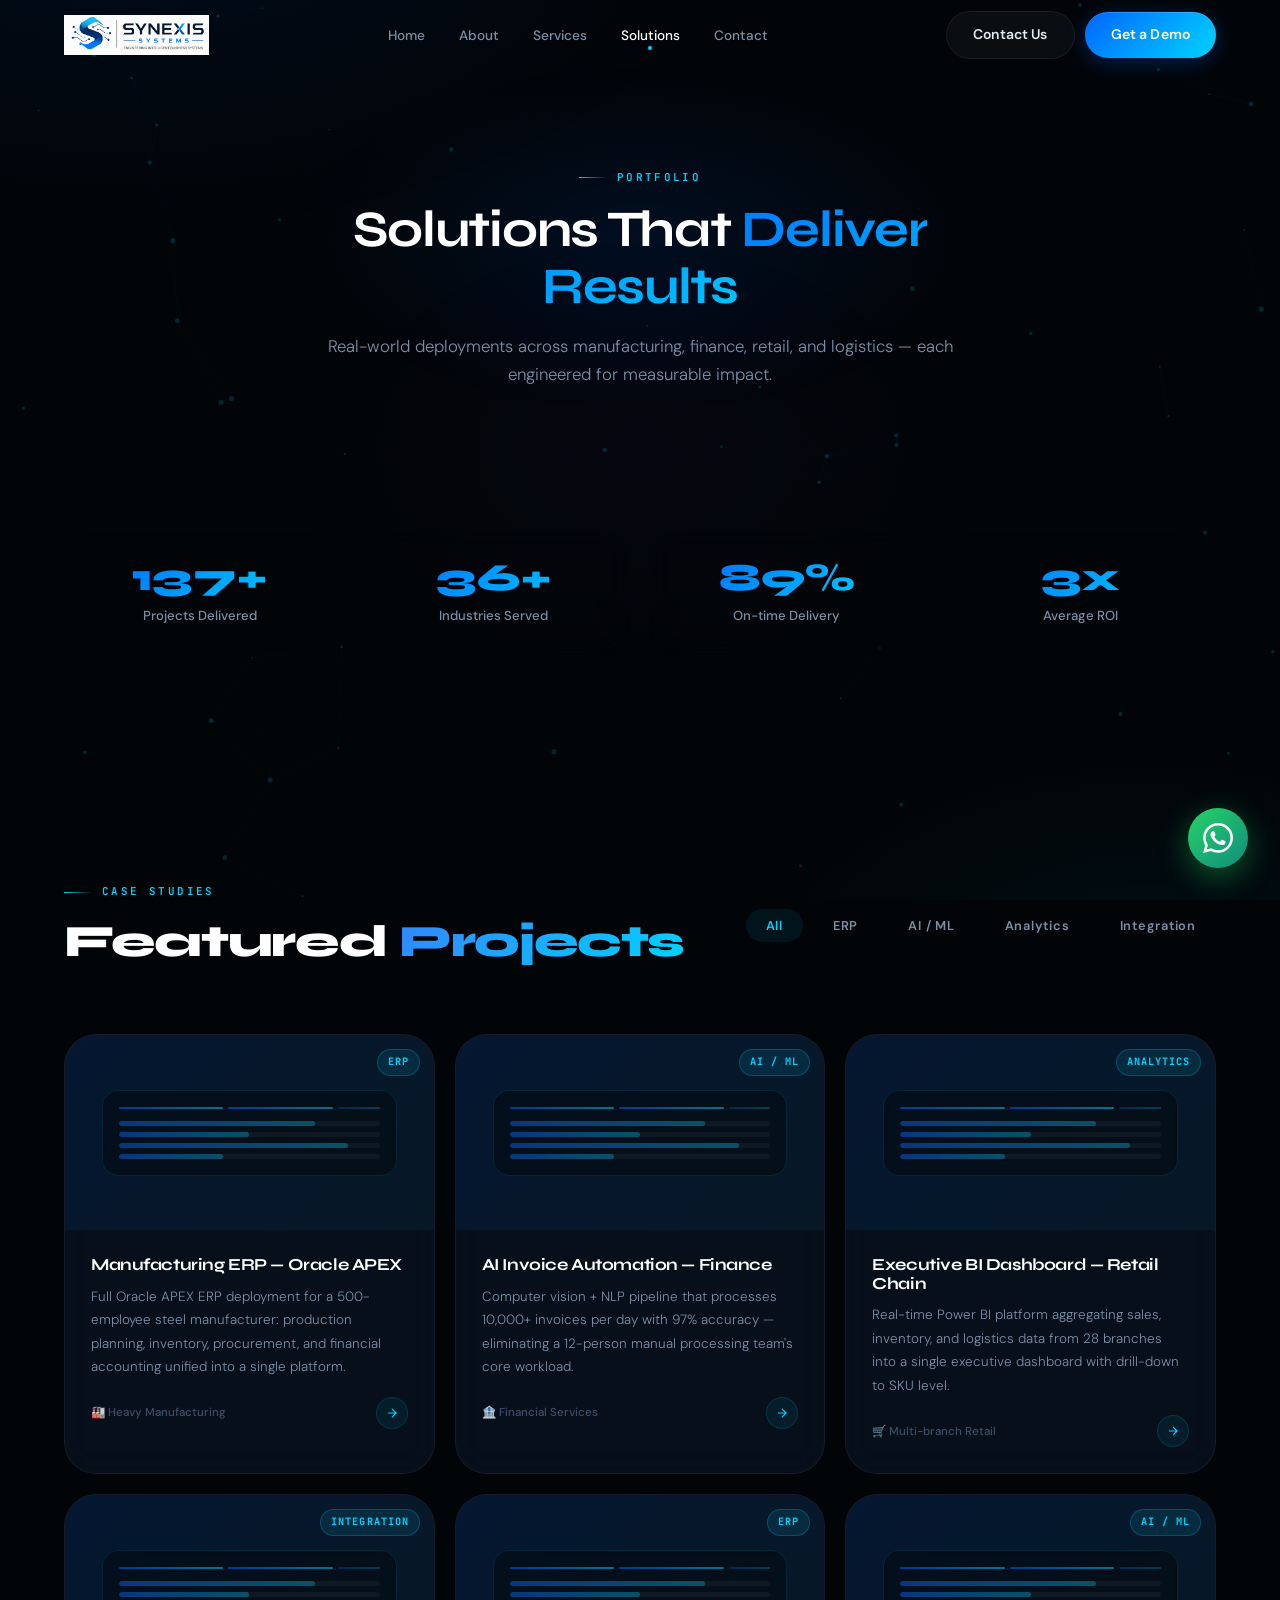
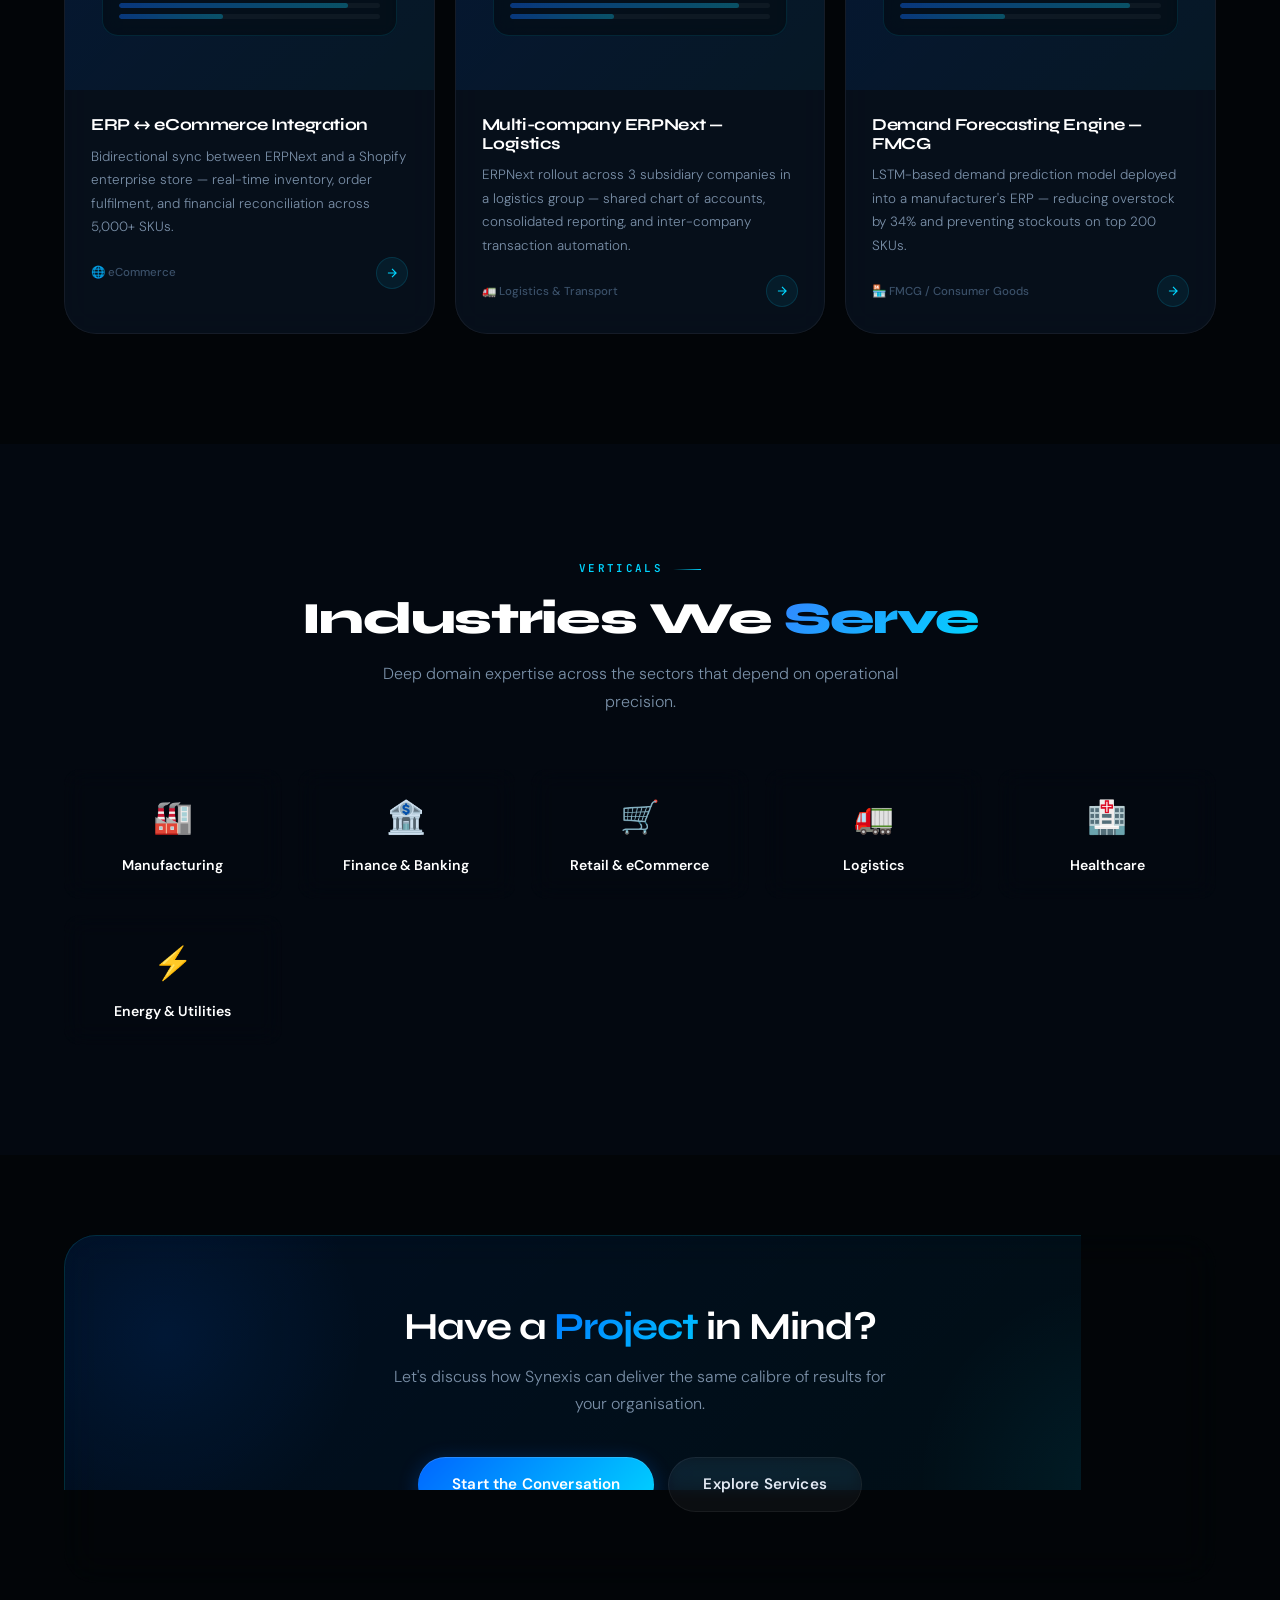
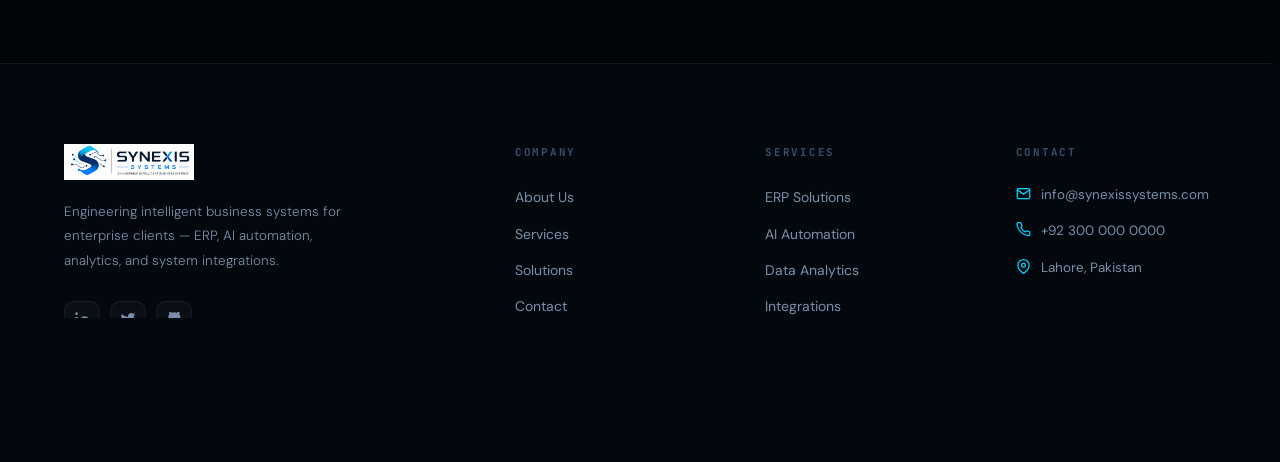
<file: solutions.html>
<!DOCTYPE html>
<html lang="en">
<head>
  <meta charset="UTF-8">
  <meta name="viewport" content="width=device-width, initial-scale=1.0">
  <title>Solutions — Synexis Systems</title>
  <meta name="description" content="Explore Synexis Systems' enterprise solutions and case studies across manufacturing, finance, and corporate sectors.">
  <link rel="stylesheet" href="styles.css">
  <link rel="icon" type="image/png" href="synexis-systems.png">
  <style>
    /* ── Filter Bar ─────────────────────────────── */
    .pf-filter-bar {
      display: flex;
      gap: 10px;
      flex-wrap: wrap;
      margin-bottom: 40px;
    }
    .pf-filter-btn {
      padding: 8px 20px;
      border-radius: 100px;
      font-size: 0.8rem;
      font-weight: 600;
      border: 1.5px solid var(--glass-border);
      color: var(--text-muted);
      background: transparent;
      cursor: pointer;
      transition: all var(--transition);
      font-family: var(--font-body);
    }
    .pf-filter-btn:hover,
    .pf-filter-btn.active {
      border-color: var(--cyan);
      color: var(--cyan);
      background: rgba(0,194,255,0.08);
    }

    /* ── Stats Row ──────────────────────────────── */
    .stats-row {
      display: grid;
      grid-template-columns: repeat(4, 1fr);
      gap: 22px;
      margin-top: 52px;
    }
    .stat-card {
      background: var(--card-bg);
      border: 1px solid var(--glass-border);
      border-radius: var(--radius-lg);
      padding: 28px 24px;
      text-align: center;
      backdrop-filter: blur(12px);
      transition: border-color var(--transition), transform var(--transition);
    }
    .stat-card:hover {
      border-color: rgba(0,194,255,0.35);
      transform: translateY(-4px);
    }
    .stat-card .sc-num {
      font-family: var(--font-head);
      font-size: 2.4rem;
      font-weight: 800;
      background: linear-gradient(135deg, var(--blue), var(--cyan));
      -webkit-background-clip: text;
      -webkit-text-fill-color: transparent;
      background-clip: text;
      line-height: 1;
      margin-bottom: 8px;
    }
    .stat-card .sc-label {
      font-size: 0.82rem;
      color: var(--text-muted);
      font-weight: 500;
    }
    @media (max-width: 768px) {
      .stats-row { grid-template-columns: 1fr 1fr; }
    }
    @media (max-width: 480px) {
      .stats-row { grid-template-columns: 1fr; }
    }
  </style>
</head>
<body>

  <div id="loader">
    <img src="synexis-systems.png" alt="Synexis Systems" class="loader-logo">
    <div class="loader-bar"><div class="loader-fill"></div></div>
  </div>

  <canvas id="bg-canvas"></canvas>

  <div class="page-wrapper">

    <!-- ── Navigation ──────────────────────────────────────── -->
    <nav class="navbar">
      <a href="index.html" class="nav-logo"><img src="synexis-systems.png" alt="Synexis Systems Logo"></a>
      <ul class="nav-links">
        <li><a href="index.html">Home</a></li>
        <li><a href="about.html">About</a></li>
        <li><a href="services.html">Services</a></li>
        <li><a href="solutions.html">Solutions</a></li>
        <li><a href="contact.html">Contact</a></li>
      </ul>
      <div class="nav-cta">
        <a href="contact.html" class="btn btn-ghost">Contact Us</a>
        <a href="contact.html" class="btn btn-primary">Get a Demo</a>
      </div>
      <button class="nav-toggle" aria-label="Open menu"><span></span><span></span><span></span></button>
    </nav>
    <div class="nav-mobile">
      <a href="index.html">Home</a><a href="about.html">About</a>
      <a href="services.html">Services</a><a href="solutions.html">Solutions</a>
      <a href="contact.html">Contact</a>
      <a href="contact.html" class="btn btn-primary">Get a Demo</a>
    </div>


    <!-- ── Page Hero ───────────────────────────────────────── -->
    <div class="page-hero">
      <div class="ph-glow"></div>
      <div class="container">
        <div class="page-hero-content reveal">
          <span class="section-label">Portfolio</span>
          <h1>Solutions That <span style="background:linear-gradient(135deg,#007BFF,#00C2FF);-webkit-background-clip:text;-webkit-text-fill-color:transparent;background-clip:text;">Deliver Results</span></h1>
          <p>Real-world deployments across manufacturing, finance, retail, and logistics — each engineered for measurable impact.</p>
        </div>
      </div>
    </div>


    <!-- ── Impact Stats ─────────────────────────────────────── -->
    <section style="padding-top:0">
      <div class="container">
        <div class="stats-row">
          <div class="stat-card reveal reveal-delay-1">
            <div class="sc-num count-up" data-target="150" data-suffix="+">0+</div>
            <div class="sc-label">Projects Delivered</div>
          </div>
          <div class="stat-card reveal reveal-delay-2">
            <div class="sc-num count-up" data-target="40" data-suffix="+">0+</div>
            <div class="sc-label">Industries Served</div>
          </div>
          <div class="stat-card reveal reveal-delay-3">
            <div class="sc-num count-up" data-target="98" data-suffix="%">0%</div>
            <div class="sc-label">On-time Delivery</div>
          </div>
          <div class="stat-card reveal reveal-delay-4">
            <div class="sc-num count-up" data-target="4" data-suffix="x">0x</div>
            <div class="sc-label">Average ROI</div>
          </div>
        </div>
      </div>
    </section>


    <!-- ── Portfolio Grid ───────────────────────────────────── -->
    <section>
      <div class="container">
        <div class="reveal" style="display:flex;align-items:flex-end;justify-content:space-between;flex-wrap:wrap;gap:20px;margin-bottom:40px;">
          <div>
            <span class="section-label">Case Studies</span>
            <h2 class="section-title">Featured <span>Projects</span></h2>
          </div>
          <!-- Filter buttons -->
          <div class="pf-filter-bar">
            <button class="pf-filter-btn active" data-filter="all">All</button>
            <button class="pf-filter-btn" data-filter="erp">ERP</button>
            <button class="pf-filter-btn" data-filter="ai">AI / ML</button>
            <button class="pf-filter-btn" data-filter="analytics">Analytics</button>
            <button class="pf-filter-btn" data-filter="integration">Integration</button>
          </div>
        </div>

        <div class="portfolio-grid">

          <!-- Card 1 -->
          <div class="portfolio-card reveal reveal-delay-1" data-category="erp">
            <div class="pc-preview">
              <div class="pc-category-badge">ERP</div>
              <div class="pc-preview-inner">
                <div class="pc-mini-bar"><span></span><span></span><span></span></div>
                <div class="pc-mini-rows">
                  <div class="pc-mini-row"></div><div class="pc-mini-row"></div>
                  <div class="pc-mini-row"></div><div class="pc-mini-row"></div>
                </div>
              </div>
            </div>
            <div class="pc-content">
              <h3>Manufacturing ERP — Oracle APEX</h3>
              <p>Full Oracle APEX ERP deployment for a 500-employee steel manufacturer: production planning, inventory, procurement, and financial accounting unified into a single platform.</p>
              <div class="pc-meta">
                <span class="pc-industry">🏭 Heavy Manufacturing</span>
                <span class="pc-arrow"><svg viewBox="0 0 24 24" fill="none" stroke="currentColor" stroke-width="2"><path d="M5 12h14M12 5l7 7-7 7"/></svg></span>
              </div>
            </div>
          </div>

          <!-- Card 2 -->
          <div class="portfolio-card reveal reveal-delay-2" data-category="ai">
            <div class="pc-preview">
              <div class="pc-category-badge">AI / ML</div>
              <div class="pc-preview-inner">
                <div class="pc-mini-bar"><span></span><span></span><span></span></div>
                <div class="pc-mini-rows">
                  <div class="pc-mini-row"></div><div class="pc-mini-row"></div>
                  <div class="pc-mini-row"></div><div class="pc-mini-row"></div>
                </div>
              </div>
            </div>
            <div class="pc-content">
              <h3>AI Invoice Automation — Finance</h3>
              <p>Computer vision + NLP pipeline that processes 10,000+ invoices per day with 97% accuracy — eliminating a 12-person manual processing team's core workload.</p>
              <div class="pc-meta">
                <span class="pc-industry">🏦 Financial Services</span>
                <span class="pc-arrow"><svg viewBox="0 0 24 24" fill="none" stroke="currentColor" stroke-width="2"><path d="M5 12h14M12 5l7 7-7 7"/></svg></span>
              </div>
            </div>
          </div>

          <!-- Card 3 -->
          <div class="portfolio-card reveal reveal-delay-3" data-category="analytics">
            <div class="pc-preview">
              <div class="pc-category-badge">Analytics</div>
              <div class="pc-preview-inner">
                <div class="pc-mini-bar"><span></span><span></span><span></span></div>
                <div class="pc-mini-rows">
                  <div class="pc-mini-row"></div><div class="pc-mini-row"></div>
                  <div class="pc-mini-row"></div><div class="pc-mini-row"></div>
                </div>
              </div>
            </div>
            <div class="pc-content">
              <h3>Executive BI Dashboard — Retail Chain</h3>
              <p>Real-time Power BI platform aggregating sales, inventory, and logistics data from 28 branches into a single executive dashboard with drill-down to SKU level.</p>
              <div class="pc-meta">
                <span class="pc-industry">🛒 Multi-branch Retail</span>
                <span class="pc-arrow"><svg viewBox="0 0 24 24" fill="none" stroke="currentColor" stroke-width="2"><path d="M5 12h14M12 5l7 7-7 7"/></svg></span>
              </div>
            </div>
          </div>

          <!-- Card 4 -->
          <div class="portfolio-card reveal reveal-delay-1" data-category="integration">
            <div class="pc-preview">
              <div class="pc-category-badge">Integration</div>
              <div class="pc-preview-inner">
                <div class="pc-mini-bar"><span></span><span></span><span></span></div>
                <div class="pc-mini-rows">
                  <div class="pc-mini-row"></div><div class="pc-mini-row"></div>
                  <div class="pc-mini-row"></div><div class="pc-mini-row"></div>
                </div>
              </div>
            </div>
            <div class="pc-content">
              <h3>ERP ↔ eCommerce Integration</h3>
              <p>Bidirectional sync between ERPNext and a Shopify enterprise store — real-time inventory, order fulfilment, and financial reconciliation across 5,000+ SKUs.</p>
              <div class="pc-meta">
                <span class="pc-industry">🌐 eCommerce</span>
                <span class="pc-arrow"><svg viewBox="0 0 24 24" fill="none" stroke="currentColor" stroke-width="2"><path d="M5 12h14M12 5l7 7-7 7"/></svg></span>
              </div>
            </div>
          </div>

          <!-- Card 5 -->
          <div class="portfolio-card reveal reveal-delay-2" data-category="erp">
            <div class="pc-preview">
              <div class="pc-category-badge">ERP</div>
              <div class="pc-preview-inner">
                <div class="pc-mini-bar"><span></span><span></span><span></span></div>
                <div class="pc-mini-rows">
                  <div class="pc-mini-row"></div><div class="pc-mini-row"></div>
                  <div class="pc-mini-row"></div><div class="pc-mini-row"></div>
                </div>
              </div>
            </div>
            <div class="pc-content">
              <h3>Multi-company ERPNext — Logistics</h3>
              <p>ERPNext rollout across 3 subsidiary companies in a logistics group — shared chart of accounts, consolidated reporting, and inter-company transaction automation.</p>
              <div class="pc-meta">
                <span class="pc-industry">🚛 Logistics & Transport</span>
                <span class="pc-arrow"><svg viewBox="0 0 24 24" fill="none" stroke="currentColor" stroke-width="2"><path d="M5 12h14M12 5l7 7-7 7"/></svg></span>
              </div>
            </div>
          </div>

          <!-- Card 6 -->
          <div class="portfolio-card reveal reveal-delay-3" data-category="ai">
            <div class="pc-preview">
              <div class="pc-category-badge">AI / ML</div>
              <div class="pc-preview-inner">
                <div class="pc-mini-bar"><span></span><span></span><span></span></div>
                <div class="pc-mini-rows">
                  <div class="pc-mini-row"></div><div class="pc-mini-row"></div>
                  <div class="pc-mini-row"></div><div class="pc-mini-row"></div>
                </div>
              </div>
            </div>
            <div class="pc-content">
              <h3>Demand Forecasting Engine — FMCG</h3>
              <p>LSTM-based demand prediction model deployed into a manufacturer's ERP — reducing overstock by 34% and preventing stockouts on top 200 SKUs.</p>
              <div class="pc-meta">
                <span class="pc-industry">🏪 FMCG / Consumer Goods</span>
                <span class="pc-arrow"><svg viewBox="0 0 24 24" fill="none" stroke="currentColor" stroke-width="2"><path d="M5 12h14M12 5l7 7-7 7"/></svg></span>
              </div>
            </div>
          </div>

        </div>
      </div>
    </section>


    <!-- ── Industries ───────────────────────────────────────── -->
    <section style="background:rgba(5,12,24,0.5);">
      <div class="container">
        <div class="text-center reveal">
          <span class="section-label">Verticals</span>
          <h2 class="section-title">Industries We <span>Serve</span></h2>
          <p class="section-sub">Deep domain expertise across the sectors that depend on operational precision.</p>
        </div>

        <div style="display:grid;grid-template-columns:repeat(auto-fit,minmax(180px,1fr));gap:16px;margin-top:52px;">
          <!-- Industry tiles -->
          <div style="background:var(--card-bg);border:1px solid var(--glass-border);border-radius:var(--radius-md);padding:22px 18px;text-align:center;backdrop-filter:blur(12px);transition:all var(--transition);cursor:default;" class="reveal reveal-delay-1"
               onmouseenter="this.style.borderColor='rgba(0,194,255,0.4)';this.style.transform='translateY(-4px)'"
               onmouseleave="this.style.borderColor='var(--glass-border)';this.style.transform=''">
            <div style="font-size:2rem;margin-bottom:10px;">🏭</div>
            <div style="font-size:0.88rem;font-weight:600;color:#fff;">Manufacturing</div>
          </div>
          <div style="background:var(--card-bg);border:1px solid var(--glass-border);border-radius:var(--radius-md);padding:22px 18px;text-align:center;backdrop-filter:blur(12px);transition:all var(--transition);cursor:default;" class="reveal reveal-delay-2"
               onmouseenter="this.style.borderColor='rgba(0,194,255,0.4)';this.style.transform='translateY(-4px)'"
               onmouseleave="this.style.borderColor='var(--glass-border)';this.style.transform=''">
            <div style="font-size:2rem;margin-bottom:10px;">🏦</div>
            <div style="font-size:0.88rem;font-weight:600;color:#fff;">Finance & Banking</div>
          </div>
          <div style="background:var(--card-bg);border:1px solid var(--glass-border);border-radius:var(--radius-md);padding:22px 18px;text-align:center;backdrop-filter:blur(12px);transition:all var(--transition);cursor:default;" class="reveal reveal-delay-3"
               onmouseenter="this.style.borderColor='rgba(0,194,255,0.4)';this.style.transform='translateY(-4px)'"
               onmouseleave="this.style.borderColor='var(--glass-border)';this.style.transform=''">
            <div style="font-size:2rem;margin-bottom:10px;">🛒</div>
            <div style="font-size:0.88rem;font-weight:600;color:#fff;">Retail & eCommerce</div>
          </div>
          <div style="background:var(--card-bg);border:1px solid var(--glass-border);border-radius:var(--radius-md);padding:22px 18px;text-align:center;backdrop-filter:blur(12px);transition:all var(--transition);cursor:default;" class="reveal reveal-delay-4"
               onmouseenter="this.style.borderColor='rgba(0,194,255,0.4)';this.style.transform='translateY(-4px)'"
               onmouseleave="this.style.borderColor='var(--glass-border)';this.style.transform=''">
            <div style="font-size:2rem;margin-bottom:10px;">🚛</div>
            <div style="font-size:0.88rem;font-weight:600;color:#fff;">Logistics</div>
          </div>
          <div style="background:var(--card-bg);border:1px solid var(--glass-border);border-radius:var(--radius-md);padding:22px 18px;text-align:center;backdrop-filter:blur(12px);transition:all var(--transition);cursor:default;" class="reveal reveal-delay-1"
               onmouseenter="this.style.borderColor='rgba(0,194,255,0.4)';this.style.transform='translateY(-4px)'"
               onmouseleave="this.style.borderColor='var(--glass-border)';this.style.transform=''">
            <div style="font-size:2rem;margin-bottom:10px;">🏥</div>
            <div style="font-size:0.88rem;font-weight:600;color:#fff;">Healthcare</div>
          </div>
          <div style="background:var(--card-bg);border:1px solid var(--glass-border);border-radius:var(--radius-md);padding:22px 18px;text-align:center;backdrop-filter:blur(12px);transition:all var(--transition);cursor:default;" class="reveal reveal-delay-2"
               onmouseenter="this.style.borderColor='rgba(0,194,255,0.4)';this.style.transform='translateY(-4px)'"
               onmouseleave="this.style.borderColor='var(--glass-border)';this.style.transform=''">
            <div style="font-size:2rem;margin-bottom:10px;">⚡</div>
            <div style="font-size:0.88rem;font-weight:600;color:#fff;">Energy & Utilities</div>
          </div>
        </div>
      </div>
    </section>


    <!-- ── CTA ──────────────────────────────────────────────── -->
    <section class="cta-section">
      <div class="container">
        <div class="cta-inner reveal">
          <h2>Have a <span style="background:linear-gradient(135deg,#007BFF,#00C2FF);-webkit-background-clip:text;-webkit-text-fill-color:transparent;background-clip:text;">Project</span> in Mind?</h2>
          <p>Let's discuss how Synexis can deliver the same calibre of results for your organisation.</p>
          <div class="cta-buttons">
            <a href="contact.html" class="btn btn-primary btn-lg">Start the Conversation</a>
            <a href="services.html" class="btn btn-ghost btn-lg">Explore Services</a>
          </div>
        </div>
      </div>
    </section>


    <!-- ── Footer ───────────────────────────────────────────── -->
    <footer>
      <div class="container">
        <div class="footer-grid">
          <div class="footer-brand">
            <img src="synexis-systems.png" alt="Synexis Systems">
            <p>Engineering intelligent business systems for enterprise clients — ERP, AI automation, analytics, and system integrations.</p>
            <div class="social-links">
              <a href="#" class="social-link"><svg viewBox="0 0 24 24" fill="currentColor"><path d="M16 8a6 6 0 016 6v7h-4v-7a2 2 0 00-2-2 2 2 0 00-2 2v7h-4v-7a6 6 0 016-6zM2 9h4v12H2z"/><circle cx="4" cy="4" r="2"/></svg></a>
              <a href="#" class="social-link"><svg viewBox="0 0 24 24" fill="currentColor"><path d="M23 3a10.9 10.9 0 01-3.14 1.53 4.48 4.48 0 00-7.86 3v1A10.66 10.66 0 013 4s-4 9 5 13a11.64 11.64 0 01-7 2c9 5 20 0 20-11.5a4.5 4.5 0 00-.08-.83A7.72 7.72 0 0023 3z"/></svg></a>
              <a href="#" class="social-link"><svg viewBox="0 0 24 24" fill="currentColor"><path d="M9 19c-5 1.5-5-2.5-7-3m14 6v-3.87a3.37 3.37 0 00-.94-2.61c3.14-.35 6.44-1.54 6.44-7A5.44 5.44 0 0020 4.77 5.07 5.07 0 0019.91 1S18.73.65 16 2.48a13.38 13.38 0 00-7 0C6.27.65 5.09 1 5.09 1A5.07 5.07 0 005 4.77a5.44 5.44 0 00-1.5 3.78c0 5.42 3.3 6.61 6.44 7A3.37 3.37 0 009 18.13V22"/></svg></a>
            </div>
          </div>
          <div class="footer-col"><h5>Company</h5><ul><li><a href="about.html">About Us</a></li><li><a href="services.html">Services</a></li><li><a href="solutions.html">Solutions</a></li><li><a href="contact.html">Contact</a></li></ul></div>
          <div class="footer-col"><h5>Services</h5><ul><li><a href="services.html">ERP Solutions</a></li><li><a href="services.html">AI Automation</a></li><li><a href="services.html">Data Analytics</a></li><li><a href="services.html">Integrations</a></li></ul></div>
          <div class="footer-col">
            <h5>Contact</h5>
            <div class="footer-contact-item"><svg viewBox="0 0 24 24" fill="none" stroke="currentColor" stroke-width="2"><path d="M4 4h16c1.1 0 2 .9 2 2v12c0 1.1-.9 2-2 2H4c-1.1 0-2-.9-2-2V6c0-1.1.9-2 2-2z"/><polyline points="22,6 12,13 2,6"/></svg>info@synexissystems.com</div>
            <div class="footer-contact-item"><svg viewBox="0 0 24 24" fill="none" stroke="currentColor" stroke-width="2"><path d="M22 16.92v3a2 2 0 01-2.18 2 19.79 19.79 0 01-8.63-3.07A19.5 19.5 0 014.69 12a19.79 19.79 0 01-3.07-8.67A2 2 0 013.61 1h3a2 2 0 012 1.72c.127.96.361 1.903.7 2.81a2 2 0 01-.45 2.11L7.91 8.69A16 16 0 0015.1 15.9l.96-.95a2 2 0 012.11-.45c.907.339 1.85.573 2.81.7A2 2 0 0122 17.92z"/></svg>+92 300 000 0000</div>
            <div class="footer-contact-item"><svg viewBox="0 0 24 24" fill="none" stroke="currentColor" stroke-width="2"><path d="M21 10c0 7-9 13-9 13s-9-6-9-13a9 9 0 0118 0z"/><circle cx="12" cy="10" r="3"/></svg>Lahore, Pakistan</div>
          </div>
        </div>
        <div class="footer-bottom">
          <p>© 2025 <a href="#">Synexis Systems</a>. All rights reserved.</p>
          <div class="footer-legal"><a href="#">Privacy Policy</a><a href="#">Terms of Service</a></div>
        </div>
      </div>
    </footer>

  </div>
  <script src="script.js"></script>
</body>
</html>
</file>
<file: styles.css>
/* ============================================================
   SYNEXIS SYSTEMS — styles.css  (v2 — Ultra Modern Redesign)
   ============================================================ */

@import url('https://fonts.googleapis.com/css2?family=Syne:wght@400;500;600;700;800&family=DM+Sans:ital,opsz,wght@0,9..40,300;0,9..40,400;0,9..40,500;0,9..40,600;1,9..40,300&family=JetBrains+Mono:wght@400;500&display=swap');

:root {
  --bg-base:     #020508;
  --bg-surface:  #060d15;
  --bg-card:     rgba(8,18,32,0.8);
  --bg-glass:    rgba(10,22,40,0.6);
  --blue:        #0066FF;
  --blue-bright: #3385FF;
  --cyan:        #00D4FF;
  --cyan-dim:    rgba(0,212,255,0.12);
  --cyan-glow:   rgba(0,212,255,0.3);
  --text:        #E2EAF4;
  --text-muted:  #7A90A8;
  --text-dim:    #3A5068;
  --border:      rgba(0,212,255,0.12);
  --border-soft: rgba(255,255,255,0.06);
  --shadow-blue: 0 0 60px rgba(0,102,255,0.12);
  --shadow-cyan: 0 0 80px rgba(0,212,255,0.1);
  --radius-sm:   10px;
  --radius-md:   16px;
  --radius-lg:   24px;
  --radius-xl:   32px;
  --font-head:   'Syne', sans-serif;
  --font-body:   'DM Sans', sans-serif;
  --font-mono:   'JetBrains Mono', monospace;
  --ease:        cubic-bezier(0.4,0,0.2,1);
  --transition:  0.3s var(--ease);
}

*,*::before,*::after{box-sizing:border-box;margin:0;padding:0}
html{scroll-behavior:smooth;font-size:16px}
body{font-family:var(--font-body);background:var(--bg-base);color:var(--text);line-height:1.65;overflow-x:hidden}
img{max-width:100%;display:block}a{color:inherit;text-decoration:none}ul{list-style:none}
button{cursor:pointer;border:none;background:none;font-family:var(--font-body)}
input,textarea,select{font-family:var(--font-body)}

#bg-canvas{position:fixed;inset:0;z-index:0;pointer-events:none;opacity:0.35}

body::before{
  content:'';position:fixed;inset:0;z-index:0;pointer-events:none;
  background:
    radial-gradient(ellipse 80% 60% at 10% -10%,rgba(0,102,255,0.08) 0%,transparent 60%),
    radial-gradient(ellipse 60% 50% at 90% 110%,rgba(0,212,255,0.06) 0%,transparent 55%),
    radial-gradient(ellipse 40% 40% at 50% 50%,rgba(124,58,237,0.04) 0%,transparent 60%);
}

.page-wrapper{position:relative;z-index:1}

h1,h2,h3,h4{font-family:var(--font-head);line-height:1.1;letter-spacing:-0.025em}

.section-label{font-size:0.68rem;font-weight:600;letter-spacing:0.22em;text-transform:uppercase;color:var(--cyan);display:inline-flex;align-items:center;gap:10px;margin-bottom:16px;font-family:var(--font-mono)}
.section-label::before{content:'';width:28px;height:1px;background:linear-gradient(90deg,var(--cyan),transparent)}
.section-title{font-size:clamp(2rem,3.5vw,2.8rem);font-weight:800;color:#fff;margin-bottom:1rem;letter-spacing:-0.03em}
.section-title span{background:linear-gradient(135deg,var(--blue-bright) 0%,var(--cyan) 100%);-webkit-background-clip:text;-webkit-text-fill-color:transparent;background-clip:text}
.section-sub{font-size:1rem;color:var(--text-muted);max-width:580px;line-height:1.8;font-weight:300}

.container{width:90%;max-width:1200px;margin:0 auto}
section{padding:110px 0;position:relative}

.text-center{text-align:center}
.text-center .section-sub{margin:0 auto}
.text-center .section-label{justify-content:center}
.text-center .section-label::before{display:none}
.text-center .section-label::after{content:'';width:28px;height:1px;background:linear-gradient(270deg,var(--cyan),transparent)}

/* NAVBAR */
.navbar{position:fixed;top:0;left:0;right:0;z-index:1000;padding:0 5%;height:70px;display:flex;align-items:center;justify-content:space-between;transition:all var(--transition)}
.navbar.scrolled{background:rgba(2,5,8,0.93);backdrop-filter:blur(24px);-webkit-backdrop-filter:blur(24px);border-bottom:1px solid var(--border);box-shadow:0 1px 40px rgba(0,0,0,0.4)}
.nav-logo{display:flex;align-items:center;flex-shrink:0}
.nav-logo img{height:40px;width:auto}
.nav-links{display:flex;align-items:center;gap:2px}
.nav-links a{font-size:0.85rem;font-weight:500;color:var(--text-muted);padding:8px 16px;border-radius:var(--radius-sm);transition:color var(--transition),background var(--transition);position:relative}
.nav-links a:hover,.nav-links a.active{color:#fff}
.nav-links a.active::after{content:'';position:absolute;bottom:2px;left:50%;transform:translateX(-50%);width:4px;height:4px;border-radius:50%;background:var(--cyan)}
.nav-cta{display:flex;align-items:center;gap:10px}
.nav-toggle{display:none;flex-direction:column;gap:5px;padding:8px}
.nav-toggle span{display:block;width:22px;height:1.5px;background:var(--text-muted);border-radius:2px;transition:var(--transition)}
.nav-toggle.open span:nth-child(1){transform:translateY(6.5px) rotate(45deg)}
.nav-toggle.open span:nth-child(2){opacity:0;transform:scaleX(0)}
.nav-toggle.open span:nth-child(3){transform:translateY(-6.5px) rotate(-45deg)}
.nav-mobile{position:fixed;top:70px;left:0;right:0;background:rgba(2,5,8,0.98);backdrop-filter:blur(30px);border-bottom:1px solid var(--border);padding:24px 5% 32px;display:flex;flex-direction:column;gap:4px;transform:translateY(-110%);opacity:0;transition:transform 0.4s var(--ease),opacity 0.3s;z-index:999}
.nav-mobile.open{transform:translateY(0);opacity:1}
.nav-mobile a{font-size:1rem;font-weight:500;color:var(--text-muted);padding:12px 16px;border-radius:var(--radius-sm);transition:color var(--transition),background var(--transition)}
.nav-mobile a:hover{color:#fff;background:rgba(0,212,255,0.06)}
.nav-mobile .btn{margin-top:14px;justify-content:center}

/* BUTTONS */
.btn{display:inline-flex;align-items:center;gap:8px;padding:11px 26px;border-radius:100px;font-size:0.875rem;font-weight:600;letter-spacing:0.01em;transition:all var(--transition);position:relative;overflow:hidden;cursor:pointer;font-family:var(--font-body)}
.btn-primary{background:linear-gradient(135deg,var(--blue) 0%,var(--cyan) 100%);color:#fff;box-shadow:0 4px 20px rgba(0,102,255,0.3),inset 0 1px 0 rgba(255,255,255,0.15)}
.btn-primary::before{content:'';position:absolute;inset:0;background:linear-gradient(135deg,var(--cyan) 0%,var(--blue) 100%);opacity:0;transition:opacity var(--transition)}
.btn-primary:hover{transform:translateY(-2px);box-shadow:0 8px 30px rgba(0,212,255,0.35)}
.btn-primary:hover::before{opacity:1}
.btn-primary span,.btn-primary svg{position:relative;z-index:1}
.btn-ghost{background:rgba(255,255,255,0.04);color:var(--text);border:1px solid var(--border-soft);backdrop-filter:blur(8px)}
.btn-ghost:hover{border-color:var(--cyan);color:var(--cyan);transform:translateY(-2px);background:rgba(0,212,255,0.05)}
.btn svg{width:16px;height:16px;flex-shrink:0;position:relative;z-index:1}
.btn-lg{padding:14px 34px;font-size:0.95rem}

/* HERO */
.hero{min-height:100vh;display:flex;align-items:center;padding:130px 0 90px;position:relative;overflow:hidden}
.hero-grid{display:grid;grid-template-columns:1fr 1fr;gap:70px;align-items:center}
.hero-badge{display:inline-flex;align-items:center;gap:10px;background:rgba(0,212,255,0.07);border:1px solid rgba(0,212,255,0.18);border-radius:100px;padding:6px 16px 6px 8px;font-size:0.73rem;font-weight:600;color:var(--cyan);letter-spacing:0.06em;margin-bottom:32px;backdrop-filter:blur(8px);font-family:var(--font-mono)}
.hero-badge .dot{width:6px;height:6px;border-radius:50%;background:var(--cyan);animation:pulse 2s ease-in-out infinite;box-shadow:0 0 8px var(--cyan)}
@keyframes pulse{0%,100%{opacity:1;box-shadow:0 0 0 0 rgba(0,212,255,0.4)}50%{opacity:0.7;box-shadow:0 0 0 6px transparent}}
.hero-title{font-size:clamp(2.8rem,5vw,4.6rem);font-weight:800;line-height:1.04;color:#fff;margin-bottom:28px;letter-spacing:-0.035em}
.hero-title .gradient-word{background:linear-gradient(120deg,#4DA6FF 0%,var(--cyan) 60%,#00FFE5 100%);-webkit-background-clip:text;-webkit-text-fill-color:transparent;background-clip:text}
.hero-sub{font-size:1.08rem;color:var(--text-muted);line-height:1.8;max-width:480px;margin-bottom:44px;font-weight:300}
.hero-actions{display:flex;gap:14px;flex-wrap:wrap}
.hero-stats{display:flex;gap:40px;margin-top:56px;padding-top:40px;border-top:1px solid var(--border-soft)}
.stat-item .stat-num{font-family:var(--font-head);font-size:2rem;font-weight:800;color:#fff;line-height:1}
.stat-item .stat-num span{background:linear-gradient(135deg,var(--blue-bright),var(--cyan));-webkit-background-clip:text;-webkit-text-fill-color:transparent;background-clip:text}
.stat-item .stat-label{font-size:0.78rem;color:var(--text-muted);margin-top:5px;font-weight:400}
.hero-visual{position:relative;display:flex;align-items:center;justify-content:center}
.dashboard-mockup{width:100%;max-width:540px;background:rgba(8,18,32,0.85);border:1px solid rgba(0,212,255,0.14);border-radius:var(--radius-xl);backdrop-filter:blur(30px);padding:24px;box-shadow:0 0 0 1px rgba(255,255,255,0.03),0 40px 80px rgba(0,0,0,0.5),0 0 60px rgba(0,102,255,0.08),inset 0 1px 0 rgba(255,255,255,0.05);animation:float 7s ease-in-out infinite}
@keyframes float{0%,100%{transform:translateY(0) rotate(0.5deg)}50%{transform:translateY(-14px) rotate(-0.5deg)}}
.mock-header{display:flex;align-items:center;justify-content:space-between;margin-bottom:20px;padding-bottom:16px;border-bottom:1px solid var(--border-soft)}
.mock-dots{display:flex;gap:6px}
.mock-dots span{width:10px;height:10px;border-radius:50%}
.mock-dots span:nth-child(1){background:#FF5F57}
.mock-dots span:nth-child(2){background:#FEBC2E}
.mock-dots span:nth-child(3){background:#28C840}
.mock-title{font-size:0.72rem;color:var(--text-muted);font-weight:500;font-family:var(--font-mono)}
.mock-cards{display:grid;grid-template-columns:repeat(3,1fr);gap:10px;margin-bottom:16px}
.mock-card{background:rgba(0,212,255,0.04);border:1px solid var(--border);border-radius:var(--radius-md);padding:14px;transition:border-color var(--transition)}
.mock-card:hover{border-color:rgba(0,212,255,0.25)}
.mock-card .mc-label{font-size:0.6rem;color:var(--text-muted);margin-bottom:6px;font-family:var(--font-mono);text-transform:uppercase;letter-spacing:0.06em}
.mock-card .mc-val{font-family:var(--font-head);font-size:1.2rem;font-weight:700;color:#fff}
.mock-card .mc-change{font-size:0.6rem;margin-top:4px;font-weight:600;font-family:var(--font-mono)}
.mc-change.up{color:#22D3EE}.mc-change.down{color:#F87171}
.mock-chart{background:rgba(0,0,0,0.3);border-radius:var(--radius-md);padding:16px;margin-bottom:14px;border:1px solid var(--border-soft)}
.chart-bars{display:flex;align-items:flex-end;gap:7px;height:64px}
.bar{flex:1;border-radius:4px 4px 0 0;background:linear-gradient(180deg,var(--cyan),var(--blue));opacity:0.7;animation:barRise 1.4s ease-out forwards;transform-origin:bottom}
@keyframes barRise{from{transform:scaleY(0)}to{transform:scaleY(1)}}
.bar:nth-child(1){height:40%;animation-delay:0.1s}.bar:nth-child(2){height:65%;animation-delay:0.15s}.bar:nth-child(3){height:50%;animation-delay:0.2s}.bar:nth-child(4){height:85%;animation-delay:0.25s;opacity:1}.bar:nth-child(5){height:70%;animation-delay:0.3s}.bar:nth-child(6){height:90%;animation-delay:0.35s}.bar:nth-child(7){height:60%;animation-delay:0.4s}.bar:nth-child(8){height:78%;animation-delay:0.45s}.bar:nth-child(9){height:55%;animation-delay:0.5s}.bar:nth-child(10){height:95%;animation-delay:0.55s;opacity:0.9}.bar:nth-child(11){height:72%;animation-delay:0.6s}.bar:nth-child(12){height:82%;animation-delay:0.65s}
.mock-row{display:flex;gap:10px}
.mock-activity{flex:1;background:rgba(0,0,0,0.2);border-radius:var(--radius-md);padding:12px;border:1px solid var(--border-soft)}
.activity-item{display:flex;align-items:center;gap:8px;padding:5px 0;border-bottom:1px solid rgba(255,255,255,0.03)}
.activity-item:last-child{border-bottom:none}
.ai-dot{width:6px;height:6px;border-radius:50%;flex-shrink:0}
.ai-text{font-size:0.62rem;color:var(--text-muted);font-family:var(--font-mono)}
.ai-val{font-size:0.62rem;color:var(--text);font-weight:600;margin-left:auto;font-family:var(--font-mono)}
.mock-donut{width:80px;background:rgba(0,0,0,0.2);border-radius:var(--radius-md);display:flex;align-items:center;justify-content:center;border:1px solid var(--border-soft)}
.mock-donut svg{width:52px;height:52px}
.hero-glow{position:absolute;width:600px;height:600px;background:radial-gradient(circle,rgba(0,102,255,0.12) 0%,transparent 65%);border-radius:50%;top:50%;left:50%;transform:translate(-50%,-50%);pointer-events:none;z-index:-1}

/* TRUST BAR */
.trust-bar{padding:26px 0;border-top:1px solid var(--border-soft);border-bottom:1px solid var(--border-soft);background:rgba(6,13,21,0.5);backdrop-filter:blur(8px);overflow:hidden}
.trust-inner{display:flex;align-items:center;gap:40px;overflow:hidden}
.trust-label{font-size:0.66rem;font-weight:600;color:var(--text-dim);letter-spacing:0.14em;text-transform:uppercase;white-space:nowrap;flex-shrink:0;font-family:var(--font-mono)}
.trust-track{display:flex;gap:48px;overflow:hidden;flex:1}
.trust-item{display:flex;align-items:center;gap:10px;white-space:nowrap;opacity:0.45;transition:opacity var(--transition)}
.trust-item:hover{opacity:1}
.trust-item svg{width:16px;height:16px;color:var(--cyan)}
.trust-item span{font-size:0.82rem;font-weight:600;color:var(--text-muted);letter-spacing:0.04em}

/* SERVICES GRID */
.services-grid{display:grid;grid-template-columns:repeat(auto-fit,minmax(270px,1fr));gap:20px;margin-top:56px}
.service-card{background:var(--bg-card);border:1px solid var(--border-soft);border-radius:var(--radius-lg);padding:36px 28px;position:relative;overflow:hidden;transition:transform var(--transition),border-color var(--transition),box-shadow var(--transition);backdrop-filter:blur(16px);cursor:pointer}
.service-card::before{content:'';position:absolute;top:0;left:0;right:0;height:1px;background:linear-gradient(90deg,transparent,var(--cyan),transparent);transform:scaleX(0);transition:transform 0.4s var(--ease)}
.service-card::after{content:'';position:absolute;inset:0;background:radial-gradient(ellipse 80% 60% at 50% -20%,rgba(0,212,255,0.05) 0%,transparent 70%);opacity:0;transition:opacity var(--transition);pointer-events:none}
.service-card:hover{transform:translateY(-8px);border-color:rgba(0,212,255,0.22);box-shadow:0 20px 60px rgba(0,0,0,0.4),0 0 40px rgba(0,212,255,0.05)}
.service-card:hover::before{transform:scaleX(1)}
.service-card:hover::after{opacity:1}
.service-icon{width:54px;height:54px;border-radius:var(--radius-md);background:linear-gradient(135deg,rgba(0,102,255,0.14),rgba(0,212,255,0.07));border:1px solid rgba(0,212,255,0.14);display:flex;align-items:center;justify-content:center;margin-bottom:24px;position:relative;z-index:1;transition:box-shadow var(--transition),transform var(--transition)}
.service-card:hover .service-icon{box-shadow:0 0 30px rgba(0,212,255,0.22);transform:scale(1.05)}
.service-icon svg{width:24px;height:24px;color:var(--cyan)}
.service-card h3{font-size:1.1rem;font-weight:700;color:#fff;margin-bottom:12px;position:relative;z-index:1}
.service-card p{font-size:0.87rem;color:var(--text-muted);line-height:1.75;margin-bottom:22px;position:relative;z-index:1}
.service-link{font-size:0.78rem;font-weight:600;color:var(--cyan);display:inline-flex;align-items:center;gap:6px;transition:gap var(--transition);position:relative;z-index:1;font-family:var(--font-mono)}
.service-card:hover .service-link{gap:10px}
.service-link svg{width:14px;height:14px}

/* FEATURES */
.features-section{background:rgba(4,10,18,0.6)}
.features-grid{display:grid;grid-template-columns:1fr 1.25fr;gap:80px;align-items:center;margin-top:60px}
.feature-list{display:flex;flex-direction:column;gap:10px}
.feature-item{display:flex;align-items:flex-start;gap:18px;padding:20px;border-radius:var(--radius-md);border:1px solid transparent;transition:all var(--transition);cursor:pointer}
.feature-item.active,.feature-item:hover{background:var(--bg-glass);border-color:var(--border);box-shadow:0 4px 30px rgba(0,0,0,0.3)}
.fi-icon{width:42px;height:42px;border-radius:var(--radius-sm);background:linear-gradient(135deg,rgba(0,102,255,0.16),rgba(0,212,255,0.08));border:1px solid rgba(0,212,255,0.14);display:flex;align-items:center;justify-content:center;flex-shrink:0}
.fi-icon svg{width:20px;height:20px;color:var(--cyan)}
.fi-text h4{font-size:0.95rem;font-weight:700;color:#fff;margin-bottom:6px}
.fi-text p{font-size:0.83rem;color:var(--text-muted);line-height:1.65}
.fv-card{background:var(--bg-glass);border:1px solid var(--border);border-radius:var(--radius-xl);padding:32px;backdrop-filter:blur(20px);box-shadow:0 0 0 1px rgba(255,255,255,0.03),0 30px 60px rgba(0,0,0,0.4)}
.fv-card h4{font-size:0.72rem;color:var(--text-dim);margin-bottom:24px;font-weight:500;font-family:var(--font-mono);text-transform:uppercase;letter-spacing:0.1em}
.fv-metrics{display:flex;flex-direction:column;gap:16px}
.fv-metric .fv-label{display:flex;justify-content:space-between;font-size:0.8rem;color:var(--text-muted);margin-bottom:8px}
.fv-metric .fv-label strong{color:var(--text);font-weight:600}
.fv-bar{height:5px;background:rgba(255,255,255,0.05);border-radius:3px;overflow:hidden}
.fv-fill{height:100%;border-radius:3px;background:linear-gradient(90deg,var(--blue),var(--cyan));animation:fillBar 1.5s ease-out forwards;transform-origin:left}
@keyframes fillBar{from{transform:scaleX(0)}to{transform:scaleX(1)}}
.fv-badge-row{display:flex;gap:8px;flex-wrap:wrap;margin-top:24px;padding-top:24px;border-top:1px solid var(--border-soft)}
.fv-badge{display:inline-flex;align-items:center;gap:6px;font-size:0.66rem;font-weight:600;padding:5px 12px;border-radius:100px;background:rgba(0,212,255,0.05);border:1px solid rgba(0,212,255,0.14);color:var(--cyan);font-family:var(--font-mono);letter-spacing:0.05em}
.fv-badge svg{width:11px;height:11px}

/* TESTIMONIALS */
.testimonials-grid{display:grid;grid-template-columns:repeat(auto-fit,minmax(300px,1fr));gap:20px;margin-top:56px}
.testi-card{background:var(--bg-card);border:1px solid var(--border-soft);border-radius:var(--radius-lg);padding:32px;backdrop-filter:blur(16px);transition:transform var(--transition),border-color var(--transition);position:relative;overflow:hidden}
.testi-card::before{content:'"';position:absolute;top:16px;right:24px;font-family:var(--font-head);font-size:6rem;font-weight:800;color:rgba(0,212,255,0.04);line-height:1;pointer-events:none}
.testi-card:hover{transform:translateY(-4px);border-color:var(--border)}
.testi-stars{font-size:0.8rem;color:#FCD34D;letter-spacing:2px;margin-bottom:18px}
.testi-card blockquote{font-size:0.9rem;color:var(--text-muted);line-height:1.8;font-style:italic;margin-bottom:26px;font-weight:300}
.testi-author{display:flex;align-items:center;gap:12px}
.testi-avatar{width:42px;height:42px;border-radius:50%;background:linear-gradient(135deg,var(--blue),var(--cyan));display:flex;align-items:center;justify-content:center;font-family:var(--font-head);font-weight:700;font-size:0.82rem;color:#fff;flex-shrink:0;box-shadow:0 0 16px rgba(0,102,255,0.3)}
.testi-info .testi-name{font-size:0.88rem;font-weight:700;color:#fff}
.testi-info .testi-role{font-size:0.73rem;color:var(--text-dim);margin-top:2px}

/* CTA */
.cta-section{padding:80px 0}
.cta-inner{background:linear-gradient(135deg,rgba(0,102,255,0.1) 0%,rgba(0,212,255,0.05) 100%);border:1px solid rgba(0,212,255,0.16);border-radius:var(--radius-xl);padding:70px 60px;text-align:center;position:relative;overflow:hidden;backdrop-filter:blur(20px)}
.cta-inner::before{content:'';position:absolute;top:-100px;left:-100px;width:400px;height:400px;background:radial-gradient(circle,rgba(0,102,255,0.1) 0%,transparent 70%);pointer-events:none}
.cta-inner::after{content:'';position:absolute;bottom:-100px;right:-100px;width:400px;height:400px;background:radial-gradient(circle,rgba(0,212,255,0.07) 0%,transparent 70%);pointer-events:none}
.cta-inner h2{font-size:clamp(1.8rem,3vw,2.8rem);color:#fff;margin-bottom:16px;position:relative;z-index:1}
.cta-inner p{font-size:1rem;color:var(--text-muted);max-width:520px;margin:0 auto 40px;position:relative;z-index:1;font-weight:300}
.cta-buttons{display:flex;gap:14px;justify-content:center;flex-wrap:wrap;position:relative;z-index:1}

/* FOOTER */
footer{padding:80px 0 0;border-top:1px solid var(--border-soft);background:rgba(4,10,18,0.7);backdrop-filter:blur(20px)}
.footer-grid{display:grid;grid-template-columns:2fr 1fr 1fr 1fr;gap:50px;padding-bottom:60px;border-bottom:1px solid var(--border-soft)}
.footer-brand img{height:36px;margin-bottom:20px}
.footer-brand p{font-size:0.84rem;color:var(--text-muted);line-height:1.8;max-width:280px;margin-bottom:28px;font-weight:300}
.social-links{display:flex;gap:10px}
.social-link{width:36px;height:36px;border-radius:var(--radius-sm);background:rgba(255,255,255,0.03);border:1px solid var(--border-soft);display:flex;align-items:center;justify-content:center;color:var(--text-muted);transition:all var(--transition)}
.social-link:hover{background:rgba(0,212,255,0.07);border-color:var(--cyan);color:var(--cyan);transform:translateY(-2px)}
.social-link svg{width:16px;height:16px}
.footer-col h5{font-size:0.68rem;font-weight:700;letter-spacing:0.16em;text-transform:uppercase;color:var(--text-dim);margin-bottom:22px;font-family:var(--font-mono)}
.footer-col ul{display:flex;flex-direction:column;gap:10px}
.footer-col li a{font-size:0.875rem;color:var(--text-muted);transition:color var(--transition)}
.footer-col li a:hover{color:var(--cyan)}
.footer-contact-item{display:flex;align-items:flex-start;gap:10px;font-size:0.84rem;color:var(--text-muted);margin-bottom:14px}
.footer-contact-item svg{width:15px;height:15px;color:var(--cyan);flex-shrink:0;margin-top:2px}
.footer-bottom{padding:22px 0;display:flex;align-items:center;justify-content:space-between;flex-wrap:wrap;gap:12px}
.footer-bottom p{font-size:0.78rem;color:var(--text-dim)}
.footer-bottom a{color:var(--cyan)}
.footer-legal{display:flex;gap:20px}
.footer-legal a{font-size:0.78rem;color:var(--text-dim);transition:color var(--transition)}
.footer-legal a:hover{color:var(--text-muted)}

/* PAGE HERO */
.page-hero{padding:160px 0 90px;position:relative;overflow:hidden}
.page-hero-content{text-align:center;max-width:700px;margin:0 auto}
.page-hero-content h1{font-size:clamp(2.2rem,4vw,3.4rem);color:#fff;margin-bottom:18px}
.page-hero-content p{font-size:1.05rem;color:var(--text-muted);font-weight:300}
.ph-glow{position:absolute;width:700px;height:350px;background:radial-gradient(ellipse,rgba(0,102,255,0.1) 0%,transparent 70%);top:50%;left:50%;transform:translate(-50%,-50%);pointer-events:none}

/* ABOUT */
.about-grid{display:grid;grid-template-columns:1fr 1fr;gap:80px;align-items:center}
.about-img-wrap{position:relative}
.about-card{background:var(--bg-glass);border:1px solid var(--border);border-radius:var(--radius-xl);padding:36px;backdrop-filter:blur(20px);box-shadow:0 20px 60px rgba(0,0,0,0.4)}
.about-card h3{font-size:1.05rem;color:#fff;margin-bottom:16px}
.about-card p{font-size:0.875rem;color:var(--text-muted);line-height:1.8;font-weight:300}
.mv-grid{display:grid;grid-template-columns:1fr 1fr;gap:20px;margin-top:56px}
.mv-card{background:var(--bg-card);border:1px solid var(--border-soft);border-radius:var(--radius-lg);padding:36px 30px;backdrop-filter:blur(16px);position:relative;overflow:hidden;transition:border-color var(--transition),transform var(--transition)}
.mv-card::after{content:'';position:absolute;top:0;left:0;right:0;height:1px;background:linear-gradient(90deg,transparent,var(--cyan),transparent)}
.mv-card:hover{border-color:var(--border);transform:translateY(-4px)}
.mv-card h3{font-size:1.1rem;color:#fff;margin-bottom:14px}
.mv-card p{font-size:0.875rem;color:var(--text-muted);line-height:1.8;font-weight:300}
.tech-stack{display:flex;flex-wrap:wrap;gap:8px;margin-top:18px}
.tech-badge{display:inline-flex;align-items:center;padding:5px 14px;border-radius:100px;font-size:0.72rem;font-weight:600;background:rgba(0,102,255,0.08);border:1px solid rgba(0,102,255,0.18);color:#7DB9FF;transition:all var(--transition);font-family:var(--font-mono)}
.tech-badge:hover{background:rgba(0,212,255,0.1);border-color:var(--cyan);color:var(--cyan)}

/* SERVICES PAGE */
.service-detail-card{background:var(--bg-card);border:1px solid var(--border-soft);border-radius:var(--radius-xl);padding:44px 40px;backdrop-filter:blur(16px);margin-bottom:20px;display:grid;grid-template-columns:auto 1fr;gap:36px;align-items:start;transition:border-color var(--transition),box-shadow var(--transition);position:relative;overflow:hidden}
.service-detail-card::before{content:'';position:absolute;top:0;left:0;bottom:0;width:2px;background:linear-gradient(180deg,transparent,var(--cyan),transparent);transform:scaleY(0);transition:transform 0.4s var(--ease)}
.service-detail-card:hover{border-color:rgba(0,212,255,0.18);box-shadow:0 20px 60px rgba(0,0,0,0.3)}
.service-detail-card:hover::before{transform:scaleY(1)}
.sd-icon{width:64px;height:64px;border-radius:var(--radius-md);background:linear-gradient(135deg,rgba(0,102,255,0.16),rgba(0,212,255,0.08));border:1px solid rgba(0,212,255,0.18);display:flex;align-items:center;justify-content:center;flex-shrink:0}
.sd-icon svg{width:28px;height:28px;color:var(--cyan)}
.sd-content h3{font-size:1.3rem;color:#fff;margin-bottom:12px}
.sd-content>p{font-size:0.9rem;color:var(--text-muted);line-height:1.8;margin-bottom:24px;font-weight:300}
.sd-use-cases h4{font-size:0.66rem;font-weight:700;letter-spacing:0.16em;text-transform:uppercase;color:var(--text-dim);margin-bottom:12px;font-family:var(--font-mono)}
.sd-tags{display:flex;flex-wrap:wrap;gap:8px}
.sd-tag{font-size:0.72rem;font-weight:600;padding:5px 12px;border-radius:100px;background:rgba(0,212,255,0.06);border:1px solid rgba(0,212,255,0.12);color:var(--cyan);font-family:var(--font-mono)}
.benefit-list{display:flex;flex-direction:column;gap:10px;margin-top:18px}
.benefit-item{display:flex;align-items:center;gap:10px;font-size:0.87rem;color:var(--text-muted)}
.benefit-item svg{width:15px;height:15px;color:var(--cyan);flex-shrink:0}

/* PORTFOLIO */
.portfolio-grid{display:grid;grid-template-columns:repeat(auto-fit,minmax(340px,1fr));gap:20px;margin-top:52px}
.portfolio-card{background:var(--bg-card);border:1px solid var(--border-soft);border-radius:var(--radius-xl);overflow:hidden;backdrop-filter:blur(16px);transition:transform var(--transition),border-color var(--transition),box-shadow var(--transition)}
.portfolio-card:hover{transform:translateY(-8px);border-color:rgba(0,212,255,0.22);box-shadow:0 20px 60px rgba(0,0,0,0.5)}
.pc-preview{height:195px;background:linear-gradient(135deg,rgba(0,102,255,0.1) 0%,rgba(0,212,255,0.05) 100%);position:relative;overflow:hidden;display:flex;align-items:center;justify-content:center}
.pc-preview-inner{width:80%;background:rgba(4,10,18,0.7);border:1px solid var(--border);border-radius:var(--radius-md);padding:16px;backdrop-filter:blur(8px)}
.pc-mini-bar{display:flex;gap:5px;margin-bottom:12px}
.pc-mini-bar span{height:2px;border-radius:1px;background:linear-gradient(90deg,var(--blue),var(--cyan));flex:1;opacity:0.5}
.pc-mini-bar span:last-child{flex:0.4;opacity:0.25}
.pc-mini-rows{display:flex;flex-direction:column;gap:6px}
.pc-mini-row{height:5px;border-radius:3px;background:rgba(255,255,255,0.04);overflow:hidden}
.pc-mini-row::after{content:'';display:block;height:100%;border-radius:3px;background:linear-gradient(90deg,rgba(0,102,255,0.4),rgba(0,212,255,0.3))}
.pc-mini-row:nth-child(1)::after{width:75%}.pc-mini-row:nth-child(2)::after{width:50%}.pc-mini-row:nth-child(3)::after{width:88%}.pc-mini-row:nth-child(4)::after{width:40%}
.pc-category-badge{position:absolute;top:14px;right:14px;font-size:0.64rem;font-weight:700;letter-spacing:0.1em;text-transform:uppercase;padding:4px 10px;border-radius:100px;background:rgba(0,212,255,0.1);border:1px solid rgba(0,212,255,0.22);color:var(--cyan);font-family:var(--font-mono)}
.pc-content{padding:26px}
.pc-content h3{font-size:1.05rem;font-weight:700;color:#fff;margin-bottom:10px}
.pc-content p{font-size:0.84rem;color:var(--text-muted);line-height:1.75;margin-bottom:18px;font-weight:300}
.pc-meta{display:flex;align-items:center;justify-content:space-between}
.pc-industry{font-size:0.72rem;color:var(--text-dim);font-weight:500}
.pc-arrow{width:32px;height:32px;border-radius:50%;background:rgba(0,212,255,0.07);border:1px solid rgba(0,212,255,0.14);display:flex;align-items:center;justify-content:center;color:var(--cyan);transition:all var(--transition)}
.portfolio-card:hover .pc-arrow{background:var(--cyan);color:var(--bg-base);transform:rotate(45deg)}
.pc-arrow svg{width:14px;height:14px}

/* CONTACT */
.contact-grid{display:grid;grid-template-columns:1fr 1.6fr;gap:52px;align-items:start;margin-top:52px}
.contact-info-card{background:var(--bg-glass);border:1px solid var(--border);border-radius:var(--radius-xl);padding:40px;backdrop-filter:blur(20px);position:sticky;top:92px;box-shadow:0 20px 60px rgba(0,0,0,0.3)}
.contact-info-card h3{font-size:1.2rem;color:#fff;margin-bottom:10px}
.contact-info-card>p{font-size:0.87rem;color:var(--text-muted);margin-bottom:34px;line-height:1.75;font-weight:300}
.ci-item{display:flex;align-items:flex-start;gap:16px;padding:18px 0;border-bottom:1px solid var(--border-soft)}
.ci-item:last-of-type{border-bottom:none}
.ci-icon{width:40px;height:40px;border-radius:var(--radius-sm);background:rgba(0,212,255,0.07);border:1px solid rgba(0,212,255,0.14);display:flex;align-items:center;justify-content:center;flex-shrink:0}
.ci-icon svg{width:17px;height:17px;color:var(--cyan)}
.ci-label{font-size:0.66rem;color:var(--text-dim);font-weight:600;margin-bottom:4px;letter-spacing:0.12em;text-transform:uppercase;font-family:var(--font-mono)}
.ci-val{font-size:0.88rem;color:var(--text);font-weight:500}
.contact-form-card{background:var(--bg-card);border:1px solid var(--border-soft);border-radius:var(--radius-xl);padding:44px;backdrop-filter:blur(16px);box-shadow:0 20px 60px rgba(0,0,0,0.3)}
.contact-form-card h3{font-size:1.35rem;color:#fff;margin-bottom:8px}
.contact-form-card>p{font-size:0.875rem;color:var(--text-muted);margin-bottom:34px;font-weight:300}
.form-row{display:grid;grid-template-columns:1fr 1fr;gap:18px}
.form-group{display:flex;flex-direction:column;gap:7px;margin-bottom:20px}
.form-group label{font-size:0.7rem;font-weight:600;color:var(--text-muted);letter-spacing:0.08em;font-family:var(--font-mono);text-transform:uppercase}
.form-group input,.form-group textarea,.form-group select{background:rgba(255,255,255,0.03);border:1px solid var(--border-soft);border-radius:var(--radius-md);padding:13px 18px;font-size:0.9rem;color:var(--text);outline:none;transition:border-color var(--transition),box-shadow var(--transition),background var(--transition);width:100%}
.form-group input::placeholder,.form-group textarea::placeholder{color:var(--text-dim)}
.form-group input:focus,.form-group textarea:focus,.form-group select:focus{border-color:rgba(0,212,255,0.35);background:rgba(0,212,255,0.02);box-shadow:0 0 0 3px rgba(0,212,255,0.05)}
.form-group textarea{resize:vertical;min-height:130px}
.form-group select{appearance:none;background-image:url("data:image/svg+xml,%3Csvg xmlns='http://www.w3.org/2000/svg' width='12' height='12' viewBox='0 0 24 24' fill='none' stroke='%237A90A8' stroke-width='2'%3E%3Cpath d='M6 9l6 6 6-6'/%3E%3C/svg%3E");background-repeat:no-repeat;background-position:right 16px center;background-size:14px;cursor:pointer}
.form-group select option{background:var(--bg-surface)}
.form-error{font-size:0.73rem;color:#F87171;margin-top:3px;display:none}
.form-group.has-error input,.form-group.has-error textarea,.form-group.has-error select{border-color:rgba(248,113,113,0.4)}
.form-group.has-error .form-error{display:block}
.form-success{display:none;text-align:center;padding:40px}
.form-success.show{display:flex;flex-direction:column;align-items:center;gap:16px}
.success-icon{width:64px;height:64px;border-radius:50%;background:linear-gradient(135deg,rgba(0,102,255,0.18),rgba(0,212,255,0.12));border:1px solid rgba(0,212,255,0.28);display:flex;align-items:center;justify-content:center;box-shadow:0 0 30px rgba(0,212,255,0.2)}
.success-icon svg{width:28px;height:28px;color:var(--cyan)}
.form-success h4{font-size:1.1rem;color:#fff}
.form-success p{font-size:0.87rem;color:var(--text-muted)}
.form-error-msg{display:none;background:rgba(248,113,113,0.07);border:1px solid rgba(248,113,113,0.18);border-radius:var(--radius-md);padding:14px 18px;font-size:0.85rem;color:#FCA5A5;margin-top:12px;text-align:center}
.form-error-msg.show{display:block}

/* WHATSAPP FLOAT */
.whatsapp-float{position:fixed;bottom:32px;right:32px;z-index:9999;display:flex;flex-direction:column;align-items:flex-end;gap:12px}
.whatsapp-btn{width:60px;height:60px;border-radius:50%;background:linear-gradient(135deg,#25D366,#128C7E);border:none;cursor:pointer;display:flex;align-items:center;justify-content:center;box-shadow:0 8px 30px rgba(37,211,102,0.4),0 4px 12px rgba(0,0,0,0.3);transition:all var(--transition);text-decoration:none;position:relative;animation:waPulse 3s ease-in-out infinite}
@keyframes waPulse{0%,100%{box-shadow:0 8px 30px rgba(37,211,102,0.4),0 0 0 0 rgba(37,211,102,0.3)}50%{box-shadow:0 8px 30px rgba(37,211,102,0.5),0 0 0 12px rgba(37,211,102,0)}}
.whatsapp-btn:hover{transform:scale(1.1) translateY(-2px);box-shadow:0 12px 40px rgba(37,211,102,0.5);animation:none}
.whatsapp-btn svg{width:30px;height:30px;fill:#fff}
.whatsapp-tooltip{background:rgba(10,22,40,0.96);border:1px solid var(--border);border-radius:var(--radius-md);padding:10px 16px;font-size:0.8rem;color:var(--text);font-weight:500;white-space:nowrap;backdrop-filter:blur(12px);opacity:0;transform:translateX(8px);transition:all var(--transition);pointer-events:none;box-shadow:0 8px 30px rgba(0,0,0,0.4)}
.whatsapp-float:hover .whatsapp-tooltip{opacity:1;transform:translateX(0)}

/* REVEAL */
.reveal{opacity:0;transform:translateY(28px);transition:opacity 0.75s var(--ease),transform 0.75s var(--ease)}
.reveal.visible{opacity:1;transform:translateY(0)}
.reveal-delay-1{transition-delay:0.1s}.reveal-delay-2{transition-delay:0.2s}.reveal-delay-3{transition-delay:0.3s}.reveal-delay-4{transition-delay:0.4s}.reveal-delay-5{transition-delay:0.5s}

/* LOADER */
#loader{position:fixed;inset:0;background:var(--bg-base);z-index:9999;display:flex;align-items:center;justify-content:center;flex-direction:column;gap:28px;transition:opacity 0.5s ease,visibility 0.5s ease}
#loader.hidden{opacity:0;visibility:hidden;pointer-events:none}
.loader-logo{height:48px;animation:logoPulse 1.5s ease-in-out infinite}
@keyframes logoPulse{0%,100%{opacity:0.4;transform:scale(0.97)}50%{opacity:1;transform:scale(1)}}
.loader-bar{width:180px;height:1px;background:rgba(255,255,255,0.05);border-radius:2px;overflow:hidden}
.loader-fill{height:100%;background:linear-gradient(90deg,var(--blue),var(--cyan));border-radius:2px;animation:loaderFill 1.4s ease-out forwards}
@keyframes loaderFill{from{width:0}to{width:100%}}

/* RESPONSIVE */
@media(max-width:1024px){.hero-grid{grid-template-columns:1fr;gap:60px}.hero-visual{display:none}.features-grid{grid-template-columns:1fr;gap:44px}.footer-grid{grid-template-columns:1fr 1fr;gap:36px}}
@media(max-width:768px){section{padding:80px 0}.nav-links,.nav-cta{display:none}.nav-toggle{display:flex}.hero{padding:110px 0 60px}.hero-stats{gap:24px;flex-wrap:wrap}.services-grid{grid-template-columns:1fr}.features-grid{grid-template-columns:1fr}.feature-visual{display:none}.testimonials-grid{grid-template-columns:1fr}.mv-grid{grid-template-columns:1fr}.about-grid{grid-template-columns:1fr;gap:40px}.service-detail-card{grid-template-columns:1fr;gap:22px;padding:28px 22px}.portfolio-grid{grid-template-columns:1fr}.contact-grid{grid-template-columns:1fr}.contact-info-card{position:static}.form-row{grid-template-columns:1fr}.cta-inner{padding:44px 28px}.footer-grid{grid-template-columns:1fr;gap:36px}.footer-bottom{flex-direction:column;text-align:center}.whatsapp-float{bottom:24px;right:24px}.whatsapp-tooltip{display:none}}
@media(max-width:480px){.hero-title{font-size:2.3rem}.hero-actions{flex-direction:column}.hero-actions .btn{justify-content:center}.cta-buttons{flex-direction:column;align-items:center}}

/* Solutions filter */
.pf-filter-bar{display:flex;gap:8px;flex-wrap:wrap;margin-bottom:40px}
.pf-filter-btn{padding:8px 20px;border-radius:100px;font-size:0.73rem;font-weight:600;border:1px solid var(--border-soft);color:var(--text-muted);background:transparent;cursor:pointer;transition:all var(--transition);font-family:var(--font-mono);letter-spacing:0.06em}
.pf-filter-btn:hover,.pf-filter-btn.active{border-color:var(--cyan);color:var(--cyan);background:rgba(0,212,255,0.05)}
.stats-row{display:grid;grid-template-columns:repeat(4,1fr);gap:20px;margin-top:52px}
.stat-card{background:var(--bg-card);border:1px solid var(--border-soft);border-radius:var(--radius-lg);padding:28px 24px;text-align:center;backdrop-filter:blur(16px);transition:border-color var(--transition),transform var(--transition)}
.stat-card:hover{border-color:var(--border);transform:translateY(-4px)}
.stat-card .sc-num{font-family:var(--font-head);font-size:2.4rem;font-weight:800;background:linear-gradient(135deg,var(--blue-bright),var(--cyan));-webkit-background-clip:text;-webkit-text-fill-color:transparent;background-clip:text;line-height:1;margin-bottom:8px}
.stat-card .sc-label{font-size:0.78rem;color:var(--text-muted);font-weight:400}
@media(max-width:768px){.stats-row{grid-template-columns:1fr 1fr}}
</file>
